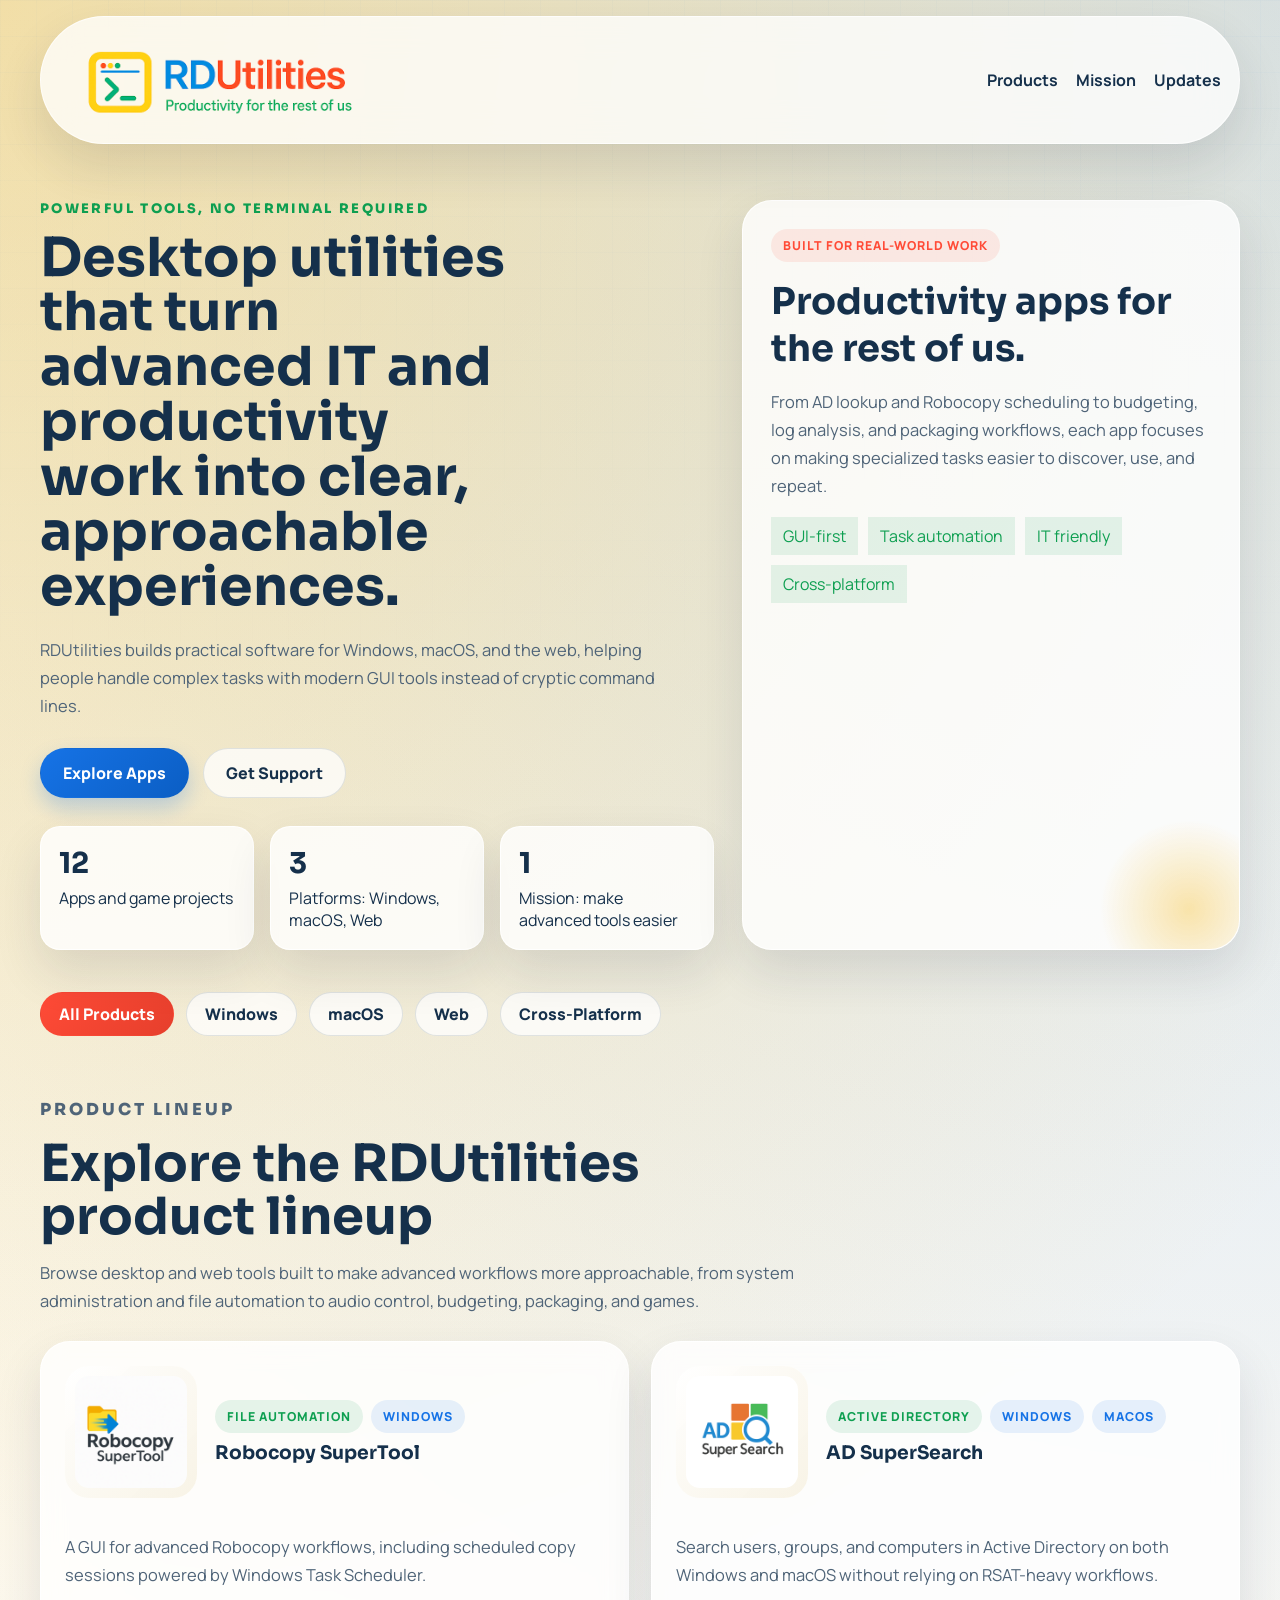
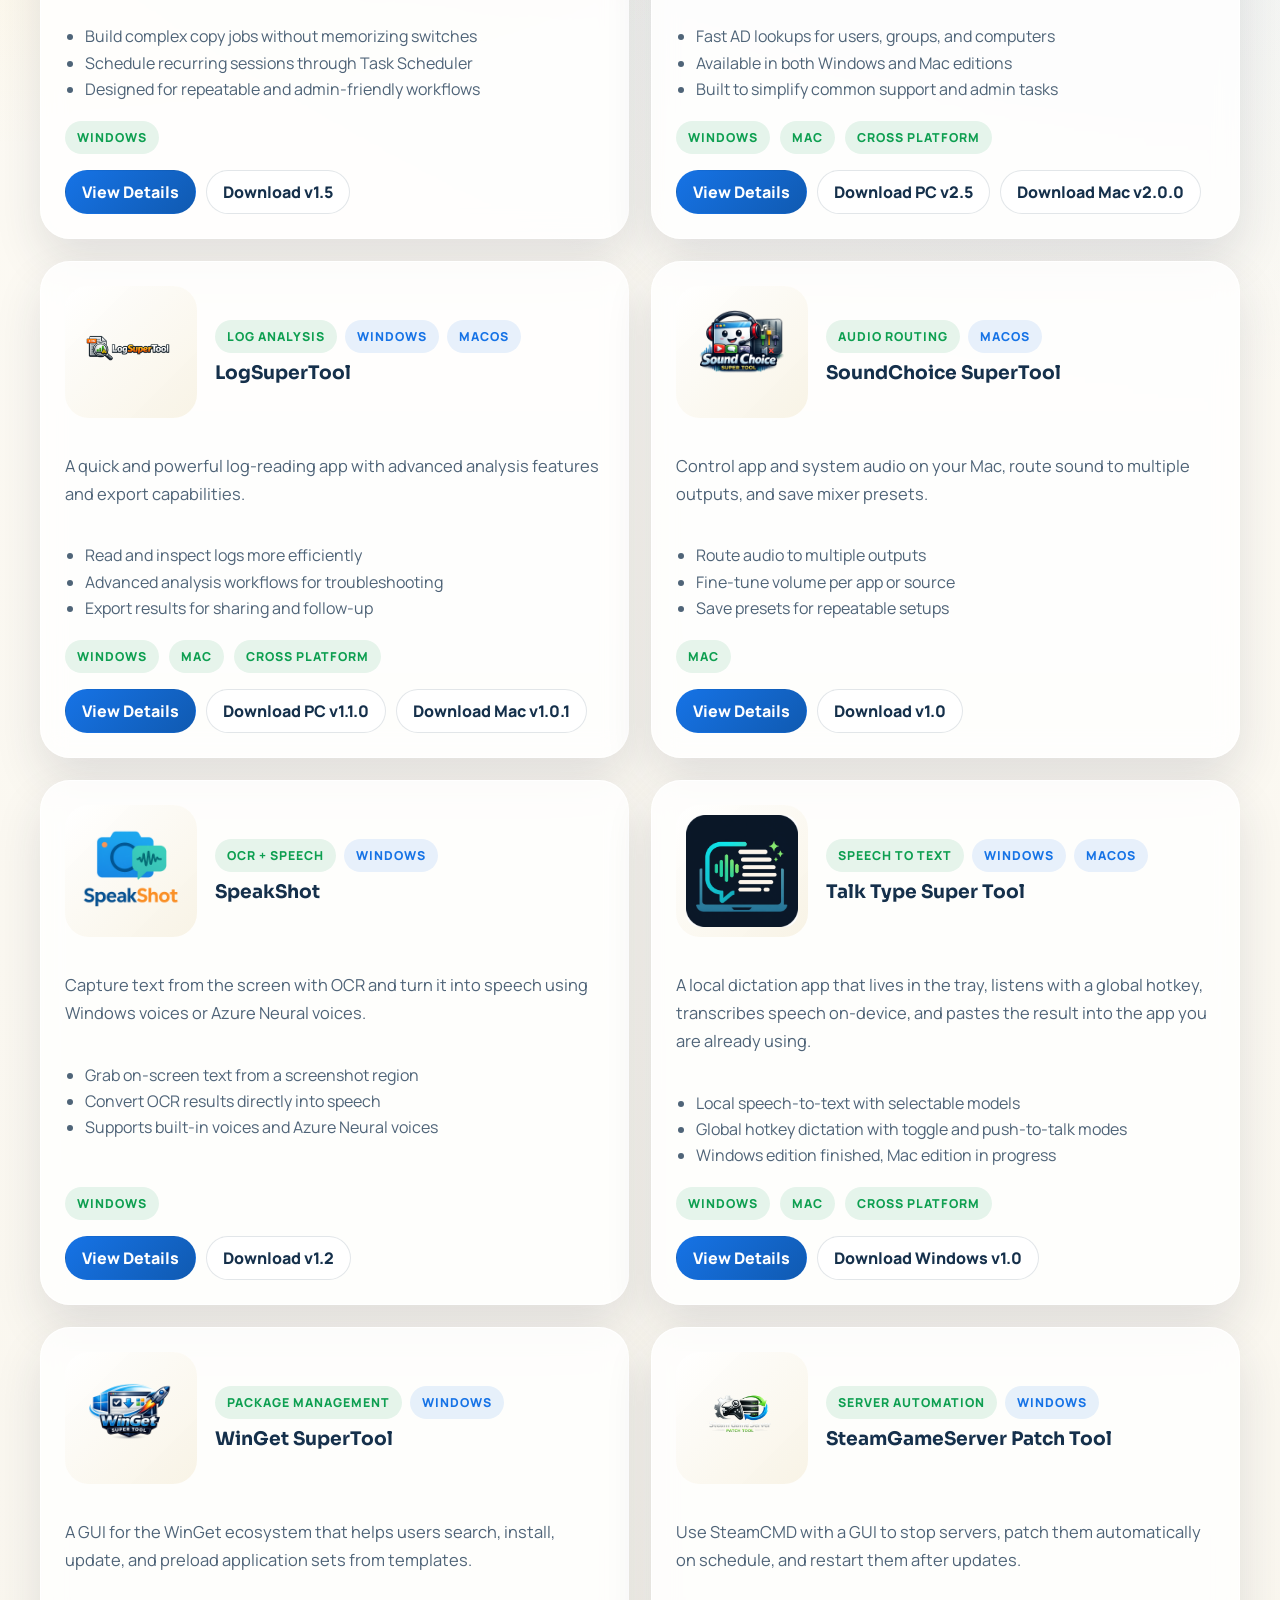
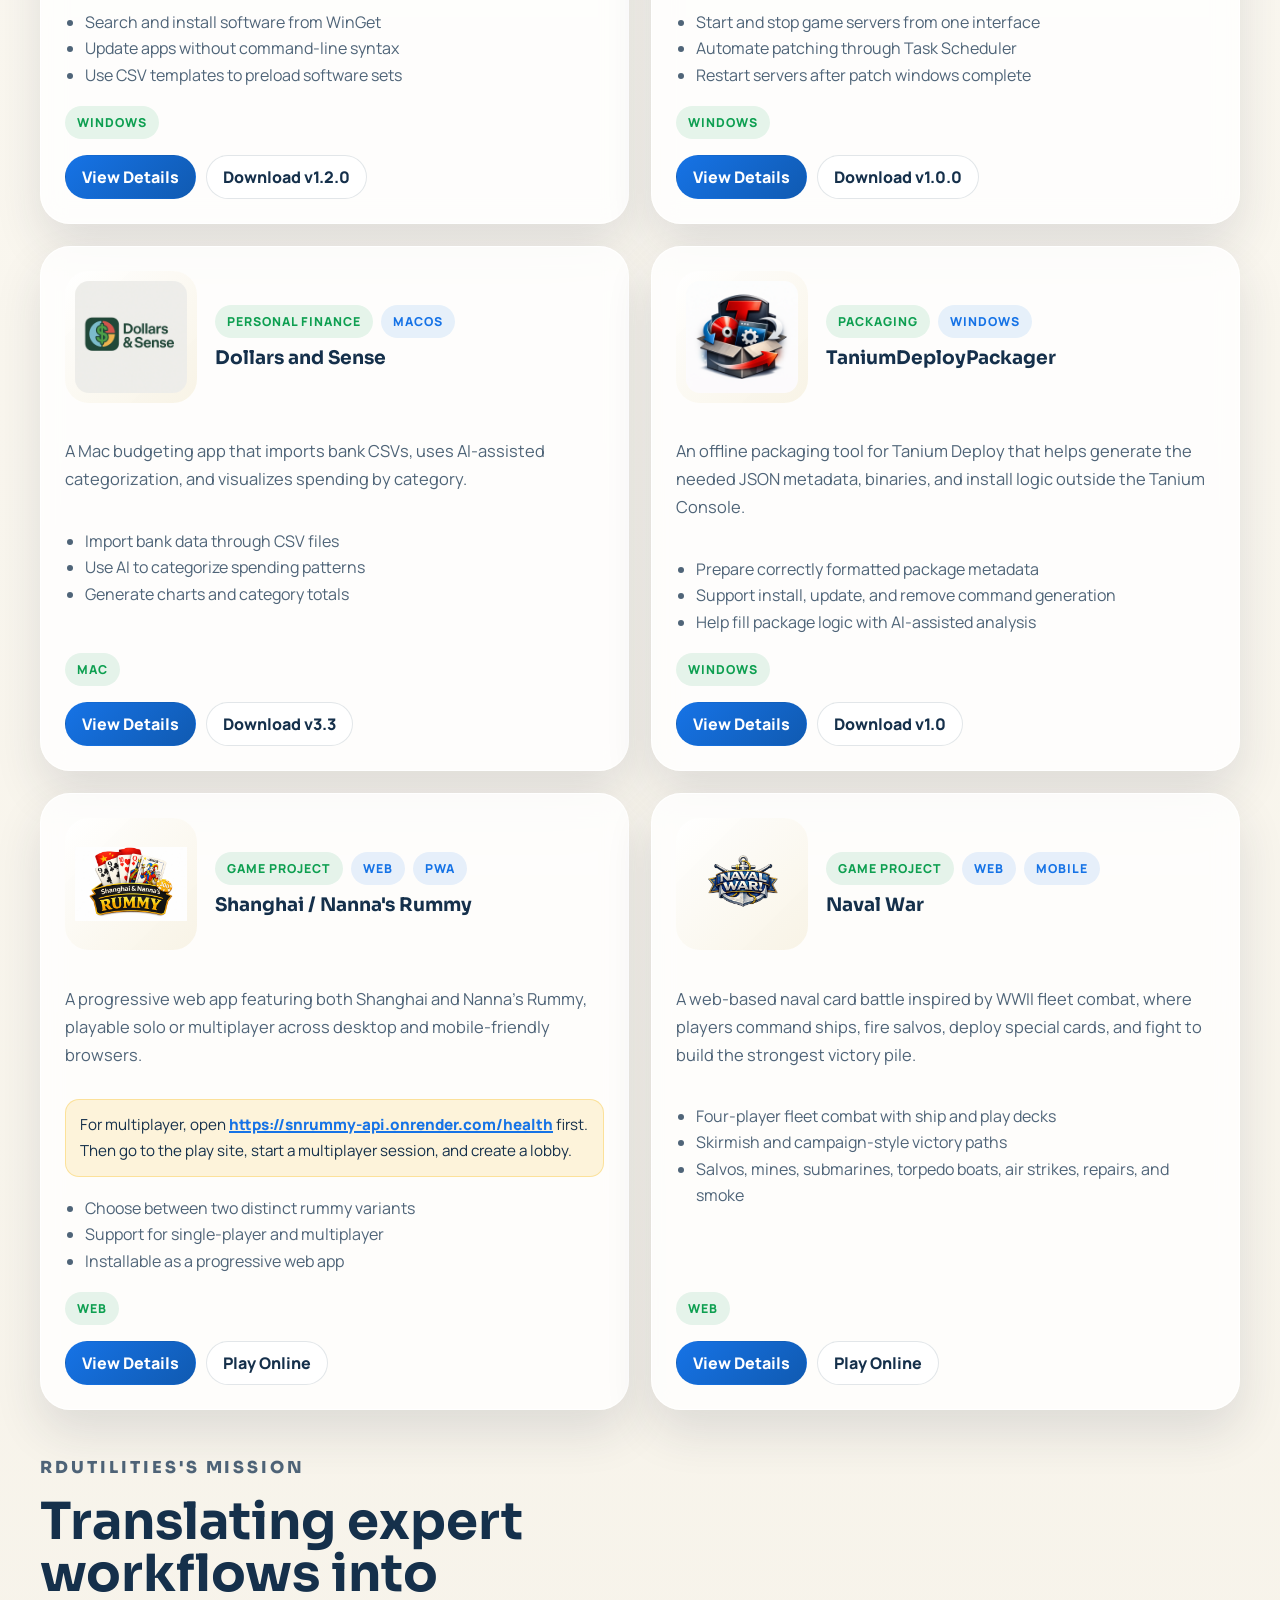
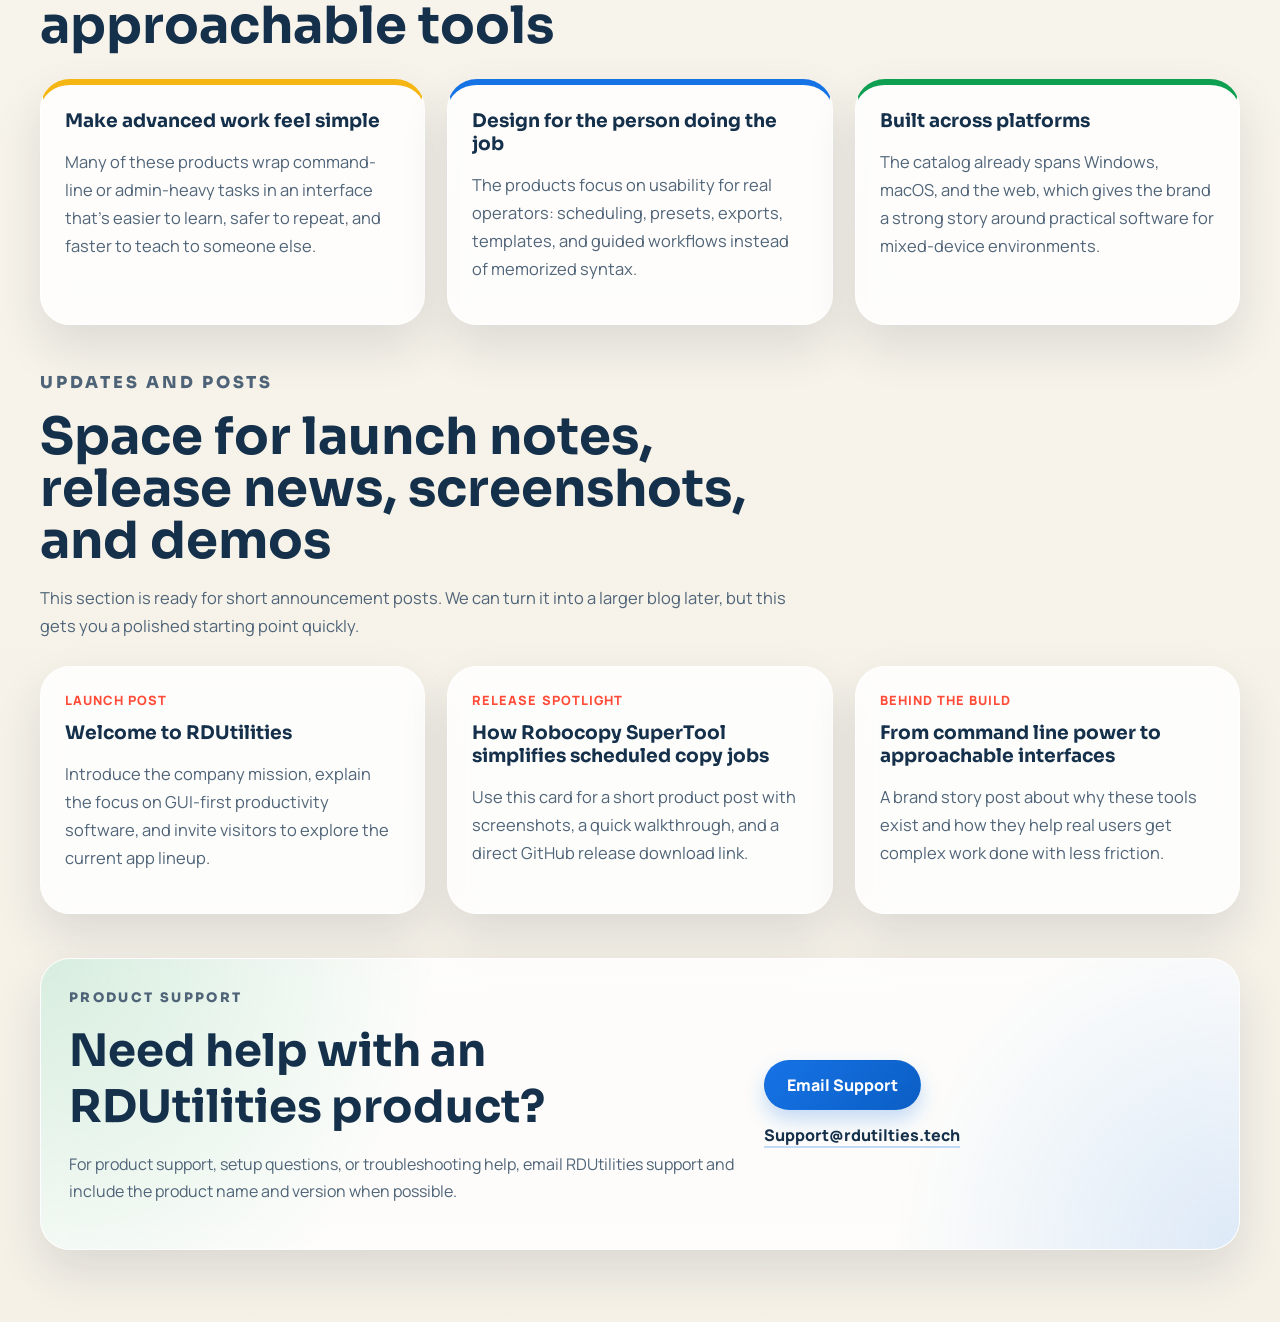
<file: index.html>
<!DOCTYPE html>
<html lang="en">
  <head>
    <meta charset="UTF-8" />
    <meta name="viewport" content="width=device-width, initial-scale=1.0" />
    <title>RDUtilities | Productivity Apps for the Rest of Us</title>
    <meta
      name="description"
      content="RDUtilities builds practical GUI apps that bring powerful command-line workflows to approachable desktop and web experiences."
    />
    <link rel="icon" href="./favicon.ico" sizes="any" />
    <link rel="icon" type="image/png" sizes="32x32" href="./favicon-32x32.png" />
    <link rel="icon" type="image/png" sizes="16x16" href="./favicon-16x16.png" />
    <link rel="apple-touch-icon" sizes="180x180" href="./apple-touch-icon.png" />
    <link rel="preconnect" href="https://fonts.googleapis.com" />
    <link rel="preconnect" href="https://fonts.gstatic.com" crossorigin />
    <link
      href="https://fonts.googleapis.com/css2?family=Sora:wght@400;500;600;700;800&amp;family=Manrope:wght@400;500;600;700&amp;display=swap"
      rel="stylesheet"
    />
    <link rel="stylesheet" href="./styles.css" />
  </head>
  <body>
    <div class="site-shell">
      <header class="topbar">
        <a class="brand" href="#top" aria-label="RDUtilities home">
          <img
            src="./Logos/RDUtilitiesLogo.png"
            alt="RDUtilities logo"
            class="brand__logo"
          />
        </a>
        <nav class="topbar__nav" aria-label="Primary">
          <a href="#products">Products</a>
          <a href="#story">Mission</a>
          <a href="#updates">Updates</a>
        </nav>
      </header>

      <main id="top">
        <section class="hero">
          <div class="hero__copy">
            <p class="eyebrow">Powerful tools, no terminal required</p>
            <h1>
              Desktop utilities that turn advanced IT and productivity work into
              clear, approachable experiences.
            </h1>
            <p class="hero__lede">
              RDUtilities builds practical software for Windows, macOS, and the
              web, helping people handle complex tasks with modern GUI tools
              instead of cryptic command lines.
            </p>
            <div class="hero__actions">
              <a class="button button--primary" href="#products">Explore Apps</a>
              <a class="button button--secondary" href="#support">Get Support</a>
            </div>
            <ul class="hero__stats" aria-label="Company highlights">
              <li>
                <strong>12</strong>
                <span>Apps and game projects</span>
              </li>
              <li>
                <strong>3</strong>
                <span>Platforms: Windows, macOS, Web</span>
              </li>
              <li>
                <strong>1</strong>
                <span>Mission: make advanced tools easier</span>
              </li>
            </ul>
          </div>

          <aside class="hero__panel" aria-label="RDUtilities value proposition">
            <div class="hero-card">
              <span class="hero-card__label">Built for real-world work</span>
              <h2>Productivity apps for the rest of us.</h2>
              <p>
                From AD lookup and Robocopy scheduling to budgeting, log
                analysis, and packaging workflows, each app focuses on making
                specialized tasks easier to discover, use, and repeat.
              </p>
              <div class="hero-card__chips">
                <span>GUI-first</span>
                <span>Task automation</span>
                <span>IT friendly</span>
                <span>Cross-platform</span>
              </div>
            </div>
          </aside>
        </section>

        <section class="platform-strip" aria-label="Platform categories">
          <button class="platform-filter is-active" data-filter="all" type="button">
            All Products
          </button>
          <button class="platform-filter" data-filter="windows" type="button">
            Windows
          </button>
          <button class="platform-filter" data-filter="mac" type="button">
            macOS
          </button>
          <button class="platform-filter" data-filter="web" type="button">
            Web
          </button>
          <button class="platform-filter" data-filter="cross-platform" type="button">
            Cross-Platform
          </button>
        </section>

        <section class="section" id="products">
          <div class="section-heading">
            <p class="eyebrow">Product lineup</p>
            <h2>Explore the RDUtilities product lineup</h2>
            <p>
              Browse desktop and web tools built to make advanced workflows more
              approachable, from system administration and file automation to
              audio control, budgeting, packaging, and games.
            </p>
          </div>
          <div class="products-grid" id="products-grid"></div>
        </section>

        <section class="section section--story" id="story">
          <div class="section-heading">
            <p class="eyebrow">RDUtilities's Mission</p>
            <h2>Translating expert workflows into approachable tools</h2>
          </div>
          <div class="story-grid">
            <article class="story-card">
              <h3>Make advanced work feel simple</h3>
              <p>
                Many of these products wrap command-line or admin-heavy tasks in
                an interface that’s easier to learn, safer to repeat, and faster
                to teach to someone else.
              </p>
            </article>
            <article class="story-card">
              <h3>Design for the person doing the job</h3>
              <p>
                The products focus on usability for real operators: scheduling,
                presets, exports, templates, and guided workflows instead of
                memorized syntax.
              </p>
            </article>
            <article class="story-card">
              <h3>Built across platforms</h3>
              <p>
                The catalog already spans Windows, macOS, and the web, which
                gives the brand a strong story around practical software for
                mixed-device environments.
              </p>
            </article>
          </div>
        </section>

        <section class="section" id="updates">
          <div class="section-heading">
            <p class="eyebrow">Updates and posts</p>
            <h2>Space for launch notes, release news, screenshots, and demos</h2>
            <p>
              This section is ready for short announcement posts. We can turn it
              into a larger blog later, but this gets you a polished starting
              point quickly.
            </p>
          </div>
          <div class="updates-grid" id="updates-grid"></div>
        </section>

        <section class="section" id="support">
          <div class="support-panel">
            <div>
              <p class="eyebrow">Product Support</p>
              <h2>Need help with an RDUtilities product?</h2>
              <p>
                For product support, setup questions, or troubleshooting help,
                email RDUtilities support and include the product name and version
                when possible.
              </p>
            </div>
            <div class="support-panel__actions">
              <a class="button button--primary" href="mailto:Support@rdutilties.tech">
                Email Support
              </a>
              <a class="support-panel__email" href="mailto:Support@rdutilties.tech">
                Support@rdutilties.tech
              </a>
            </div>
          </div>
        </section>

      </main>
    </div>

    <template id="product-card-template">
      <article class="product-card">
        <span class="product-card__status"></span>
        <div class="product-card__header">
          <img class="product-card__logo" alt="" />
          <div>
            <div class="product-card__meta"></div>
            <h3 class="product-card__title"></h3>
          </div>
        </div>
        <p class="product-card__summary"></p>
        <p class="product-card__note"></p>
        <ul class="product-card__features"></ul>
        <div class="product-card__footer">
          <div class="product-card__tags"></div>
          <div class="product-card__actions"></div>
        </div>
      </article>
    </template>

    <template id="update-card-template">
      <article class="update-card">
        <p class="update-card__type"></p>
        <h3 class="update-card__title"></h3>
        <p class="update-card__body"></p>
      </article>
    </template>

    <script src="./app-data.js"></script>
    <script src="./script.js"></script>
  </body>
</html>
</file>
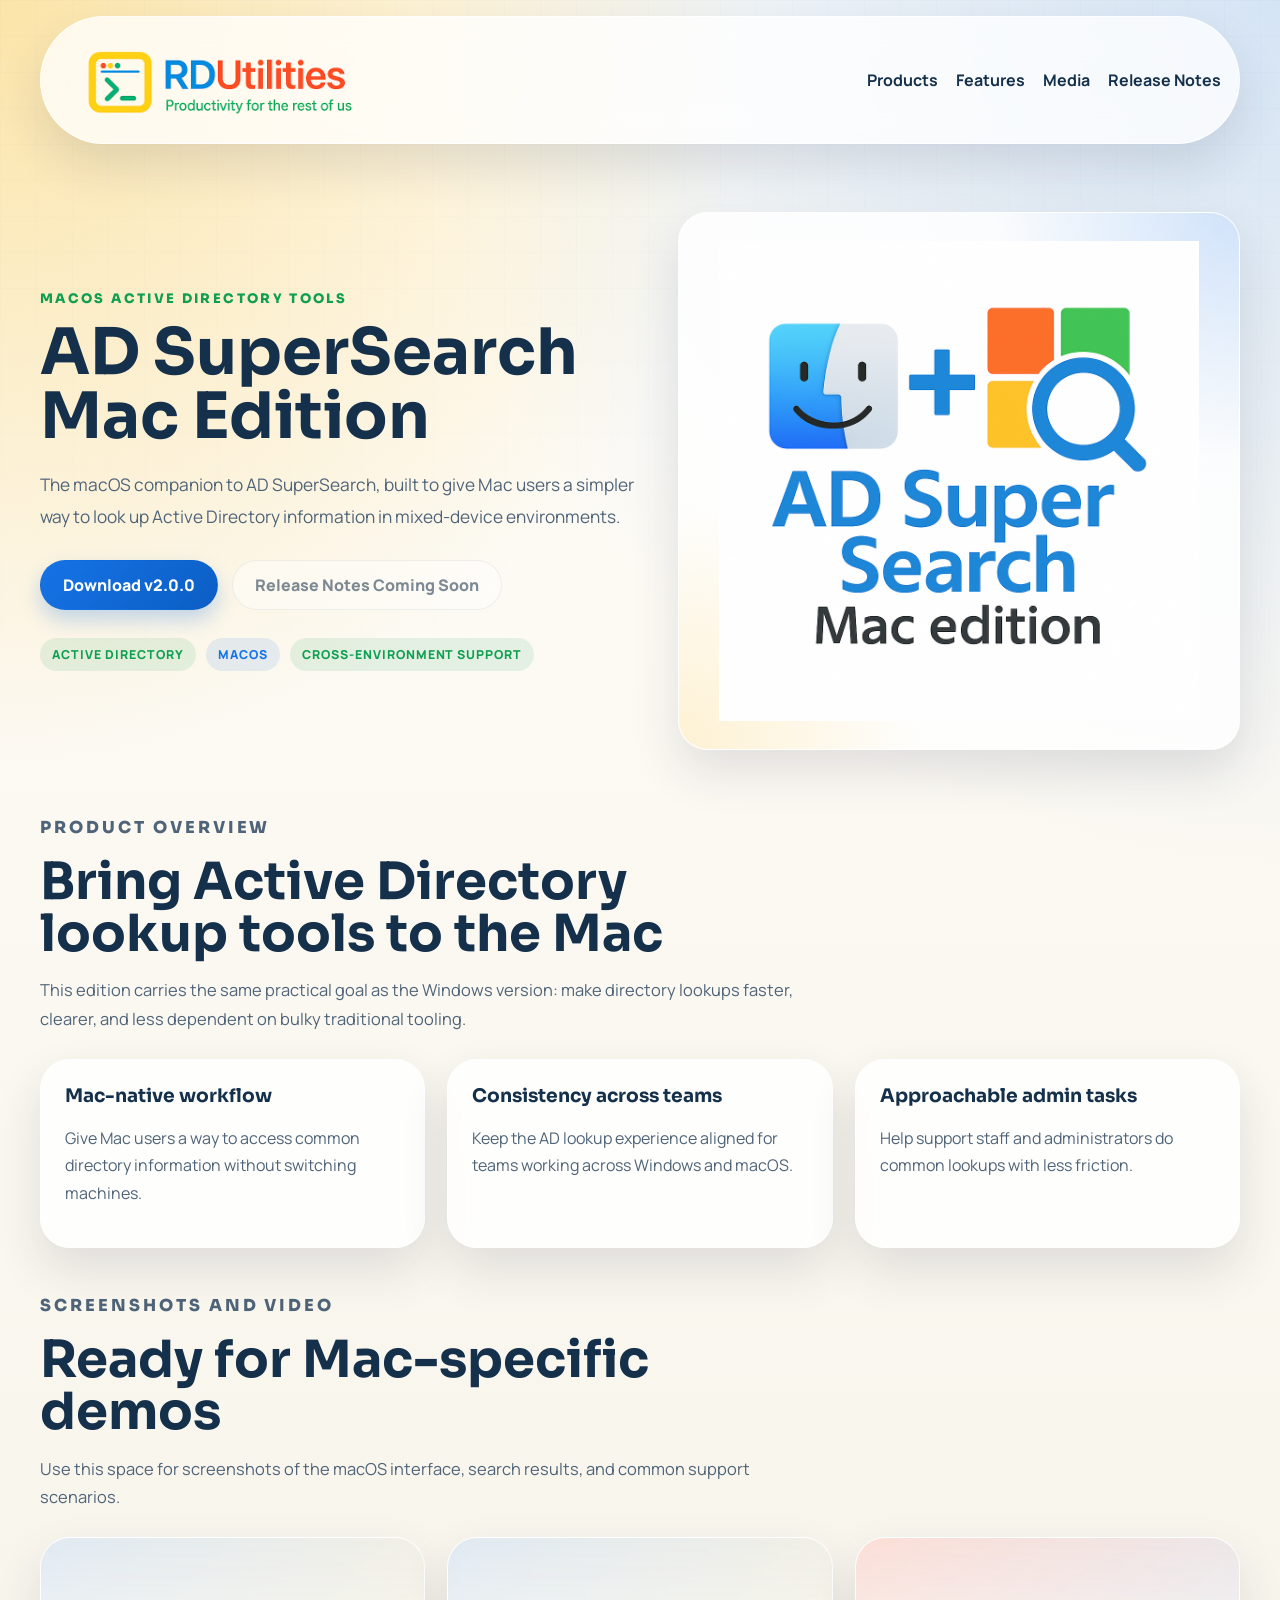
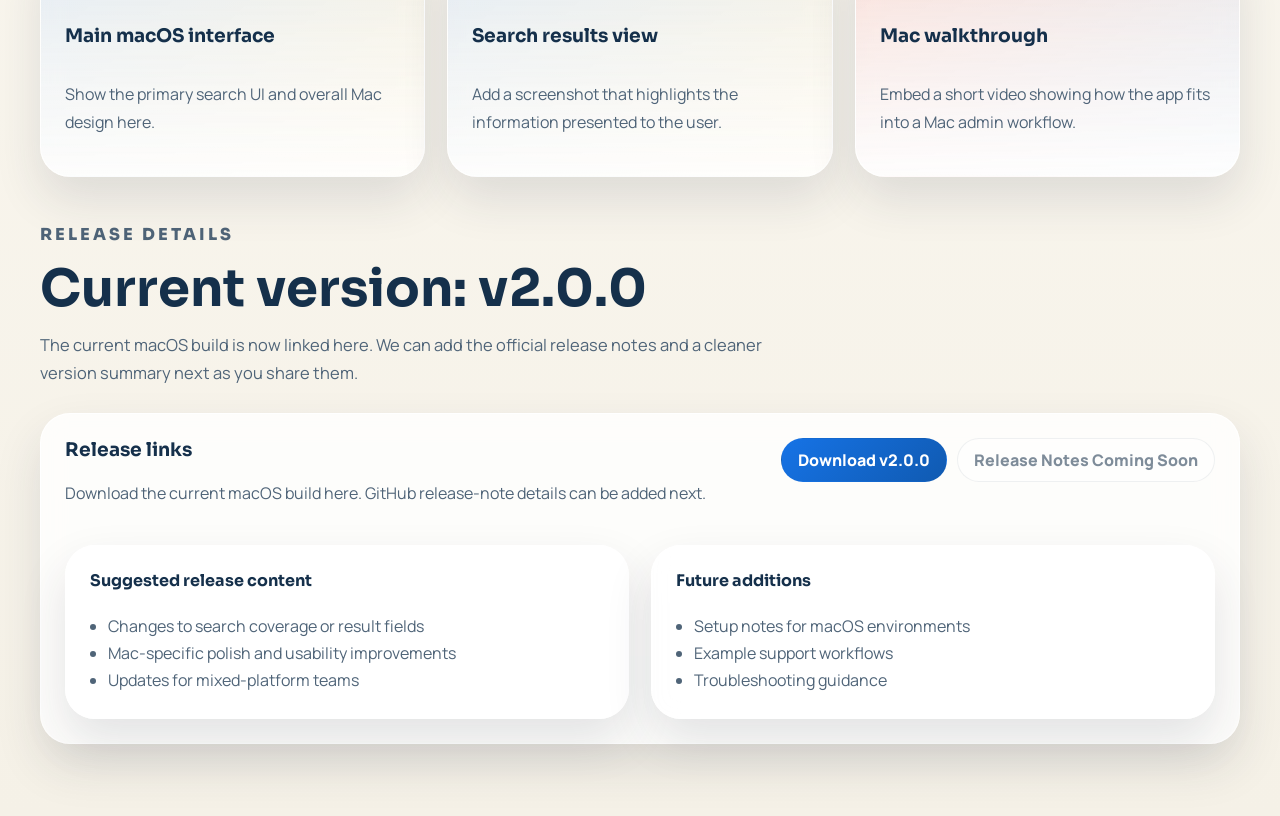
<file: ad-supersearch-mac-edition.html>
<!DOCTYPE html>
<html lang="en">
  <head>
    <meta charset="UTF-8" />
    <meta name="viewport" content="width=device-width, initial-scale=1.0" />
    <title>AD SuperSearch Mac Edition | RDUtilities</title>
    <meta
      name="description"
      content="AD SuperSearch Mac Edition brings streamlined Active Directory lookups to macOS."
    />
    <link rel="icon" href="./favicon.ico" sizes="any" />
    <link rel="icon" type="image/png" sizes="32x32" href="./favicon-32x32.png" />
    <link rel="icon" type="image/png" sizes="16x16" href="./favicon-16x16.png" />
    <link rel="apple-touch-icon" sizes="180x180" href="./apple-touch-icon.png" />
    <link rel="preconnect" href="https://fonts.googleapis.com" />
    <link rel="preconnect" href="https://fonts.gstatic.com" crossorigin />
    <link
      href="https://fonts.googleapis.com/css2?family=Sora:wght@400;500;600;700;800&amp;family=Manrope:wght@400;500;600;700&amp;display=swap"
      rel="stylesheet"
    />
    <link rel="stylesheet" href="./styles.css" />
  </head>
  <body>
    <div class="site-shell">
      <header class="topbar">
        <a class="brand" href="./index.html" aria-label="RDUtilities home">
          <img src="./Logos/RDUtilitiesLogo.png" alt="RDUtilities logo" class="brand__logo" />
        </a>
        <nav class="topbar__nav" aria-label="Primary">
          <a href="./index.html#products">Products</a>
          <a href="#features">Features</a>
          <a href="#media">Media</a>
          <a href="#release-notes">Release Notes</a>
        </nav>
      </header>
      <main class="product-page">
        <section class="product-hero">
          <div class="product-hero__copy">
            <p class="eyebrow">macOS Active Directory tools</p>
            <h1>AD SuperSearch Mac Edition</h1>
            <p class="product-hero__lede">
              The macOS companion to AD SuperSearch, built to give Mac users a simpler
              way to look up Active Directory information in mixed-device environments.
            </p>
            <div class="hero__actions">
              <a
                class="button button--primary"
                href="https://github.com/RDUtilities/Downloads/releases/download/ad-supersearch-mac-edition-v2.0.0/ADSuperSearch-Mac-Edition-Release.zip"
                target="_blank"
                rel="noreferrer"
                >Download v2.0.0</a
              >
              <a class="button button--secondary product-link--disabled" href="#" aria-disabled="true">Release Notes Coming Soon</a>
            </div>
            <div class="product-page__pills">
              <span class="product-chip">Active Directory</span>
              <span class="platform-pill">macOS</span>
              <span class="product-chip">Cross-Environment Support</span>
            </div>
          </div>
          <aside class="product-hero__art" aria-label="AD SuperSearch Mac Edition logo">
            <div class="product-showcase">
              <img src="./Logos/ADSuperSearchMacEditionLogo.png" alt="AD SuperSearch Mac Edition logo" class="product-showcase__logo" />
            </div>
          </aside>
        </section>
        <section class="section" id="features">
          <div class="section-heading">
            <p class="eyebrow">Product overview</p>
            <h2>Bring Active Directory lookup tools to the Mac</h2>
            <p>
              This edition carries the same practical goal as the Windows version:
              make directory lookups faster, clearer, and less dependent on bulky
              traditional tooling.
            </p>
          </div>
          <div class="detail-grid">
            <article class="detail-card"><h3>Mac-native workflow</h3><p>Give Mac users a way to access common directory information without switching machines.</p></article>
            <article class="detail-card"><h3>Consistency across teams</h3><p>Keep the AD lookup experience aligned for teams working across Windows and macOS.</p></article>
            <article class="detail-card"><h3>Approachable admin tasks</h3><p>Help support staff and administrators do common lookups with less friction.</p></article>
          </div>
        </section>
        <section class="section" id="media">
          <div class="section-heading">
            <p class="eyebrow">Screenshots and video</p>
            <h2>Ready for Mac-specific demos</h2>
            <p>Use this space for screenshots of the macOS interface, search results, and common support scenarios.</p>
          </div>
          <div class="media-grid">
            <article class="media-card"><h3>Main macOS interface</h3><p>Show the primary search UI and overall Mac design here.</p></article>
            <article class="media-card"><h3>Search results view</h3><p>Add a screenshot that highlights the information presented to the user.</p></article>
            <article class="media-card media-card--video"><h3>Mac walkthrough</h3><p>Embed a short video showing how the app fits into a Mac admin workflow.</p></article>
          </div>
        </section>
        <section class="section" id="release-notes">
          <div class="section-heading">
            <p class="eyebrow">Release details</p>
            <h2>Current version: v2.0.0</h2>
            <p>
              The current macOS build is now linked here. We can add the official release
              notes and a cleaner version summary next as you share them.
            </p>
          </div>
          <div class="release-panel">
            <div class="release-panel__header">
              <div><h3>Release links</h3><p>Download the current macOS build here. GitHub release-note details can be added next.</p></div>
              <div class="product-card__actions">
                <a
                  class="product-link product-link--primary"
                  href="https://github.com/RDUtilities/Downloads/releases/download/ad-supersearch-mac-edition-v2.0.0/ADSuperSearch-Mac-Edition-Release.zip"
                  target="_blank"
                  rel="noreferrer"
                  >Download v2.0.0</a
                >
                <a class="product-link product-link--disabled" href="#" aria-disabled="true">Release Notes Coming Soon</a>
              </div>
            </div>
            <div class="release-summary">
              <article class="release-summary__card"><h4>Suggested release content</h4><ul><li>Changes to search coverage or result fields</li><li>Mac-specific polish and usability improvements</li><li>Updates for mixed-platform teams</li></ul></article>
              <article class="release-summary__card"><h4>Future additions</h4><ul><li>Setup notes for macOS environments</li><li>Example support workflows</li><li>Troubleshooting guidance</li></ul></article>
            </div>
          </div>
        </section>
      </main>
    </div>
  </body>
</html>
</file>
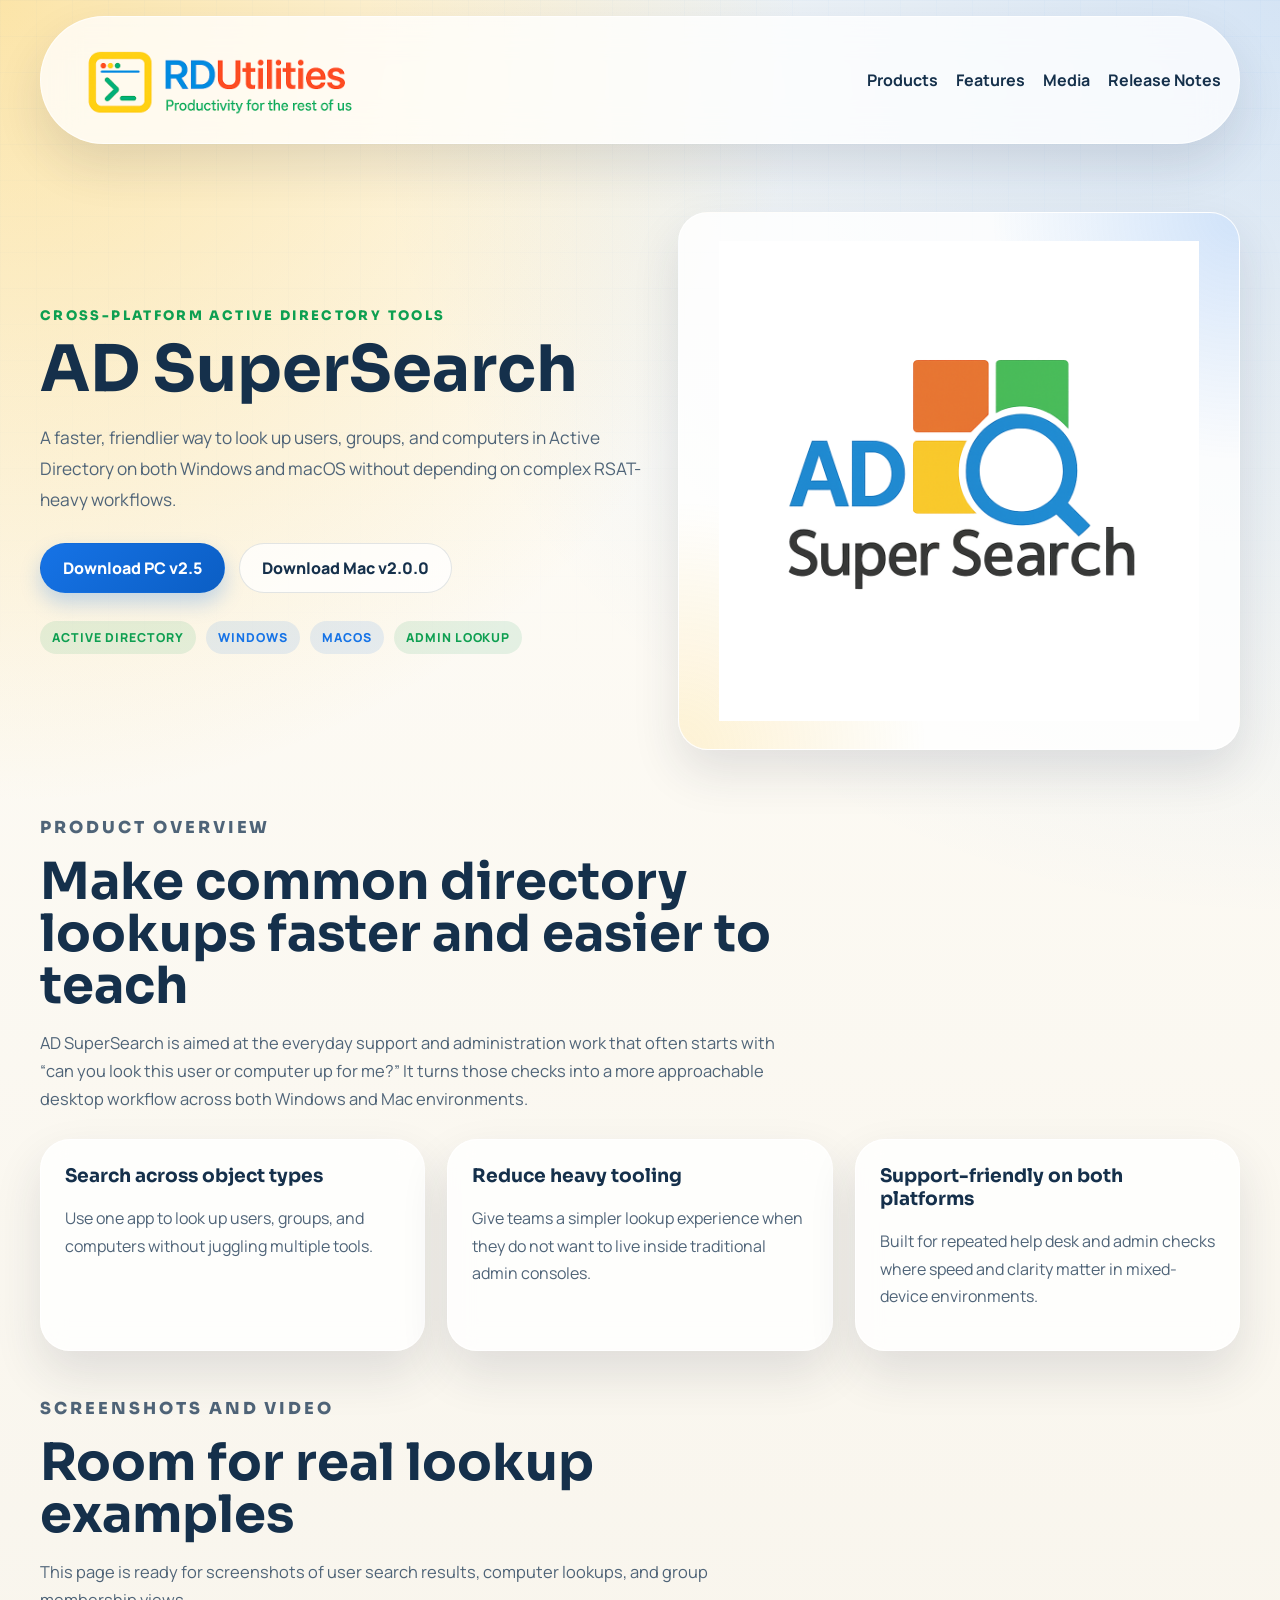
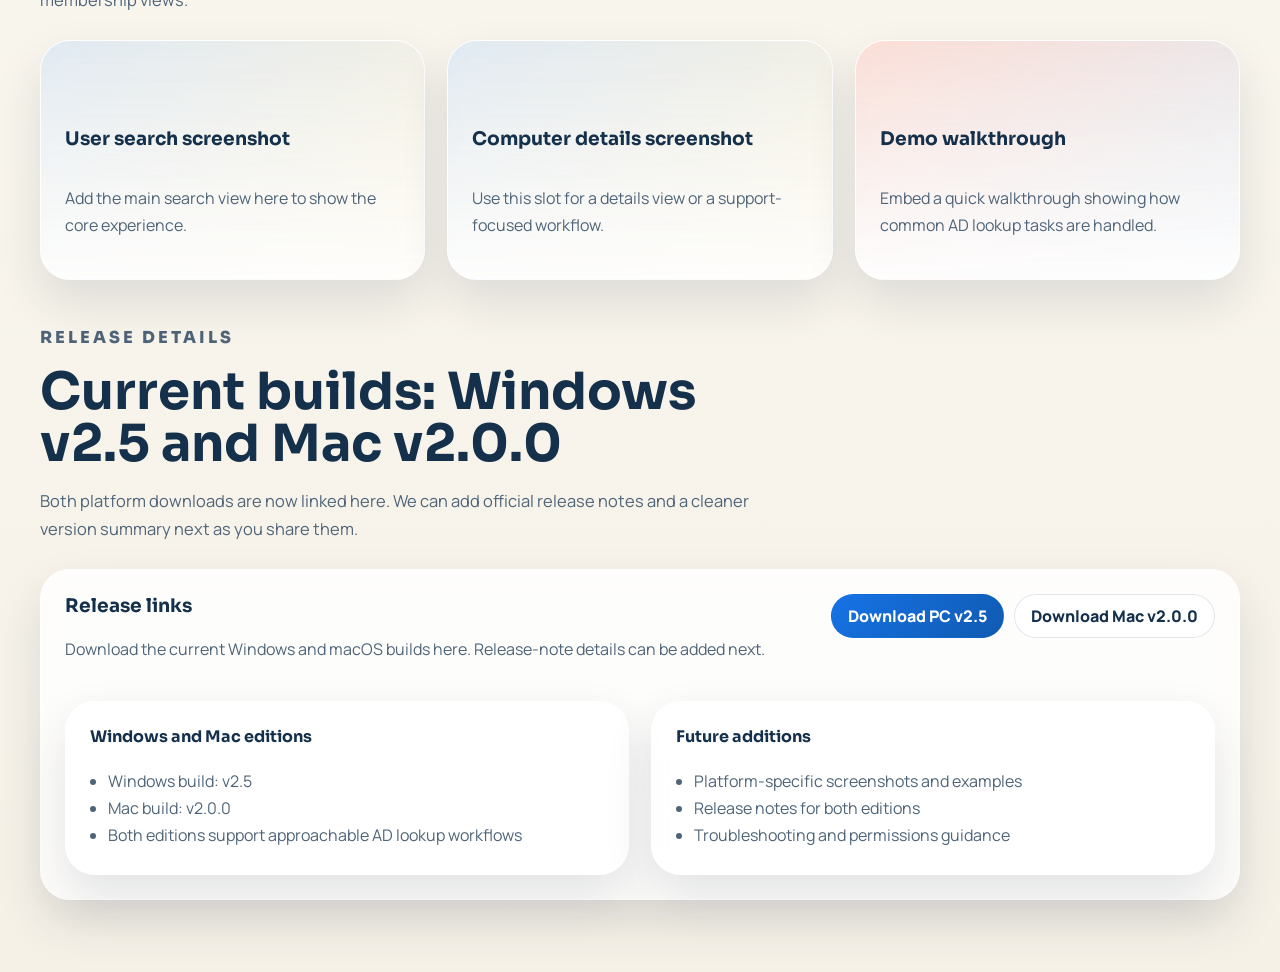
<file: ad-supersearch.html>
<!DOCTYPE html>
<html lang="en">
  <head>
    <meta charset="UTF-8" />
    <meta name="viewport" content="width=device-width, initial-scale=1.0" />
    <title>AD SuperSearch | RDUtilities</title>
    <meta
      name="description"
      content="AD SuperSearch is a cross-platform Active Directory lookup tool for Windows and macOS."
    />
    <link rel="icon" href="./favicon.ico" sizes="any" />
    <link rel="icon" type="image/png" sizes="32x32" href="./favicon-32x32.png" />
    <link rel="icon" type="image/png" sizes="16x16" href="./favicon-16x16.png" />
    <link rel="apple-touch-icon" sizes="180x180" href="./apple-touch-icon.png" />
    <link rel="preconnect" href="https://fonts.googleapis.com" />
    <link rel="preconnect" href="https://fonts.gstatic.com" crossorigin />
    <link
      href="https://fonts.googleapis.com/css2?family=Sora:wght@400;500;600;700;800&amp;family=Manrope:wght@400;500;600;700&amp;display=swap"
      rel="stylesheet"
    />
    <link rel="stylesheet" href="./styles.css" />
  </head>
  <body>
    <div class="site-shell">
      <header class="topbar">
        <a class="brand" href="./index.html" aria-label="RDUtilities home">
          <img src="./Logos/RDUtilitiesLogo.png" alt="RDUtilities logo" class="brand__logo" />
        </a>
        <nav class="topbar__nav" aria-label="Primary">
          <a href="./index.html#products">Products</a>
          <a href="#features">Features</a>
          <a href="#media">Media</a>
          <a href="#release-notes">Release Notes</a>
        </nav>
      </header>
      <main class="product-page">
        <section class="product-hero">
          <div class="product-hero__copy">
            <p class="eyebrow">Cross-platform Active Directory tools</p>
            <h1>AD SuperSearch</h1>
            <p class="product-hero__lede">
              A faster, friendlier way to look up users, groups, and computers in
              Active Directory on both Windows and macOS without depending on
              complex RSAT-heavy workflows.
            </p>
            <div class="hero__actions">
              <a
                class="button button--primary"
                href="https://github.com/RDUtilities/Downloads/releases/download/ad-super-search-v2.5-security/AD.Super.Search.v2.5.zip"
                target="_blank"
                rel="noreferrer"
                >Download PC v2.5</a
              >
              <a
                class="button button--secondary"
                href="https://github.com/RDUtilities/Downloads/releases/download/ad-supersearch-mac-edition-v2.0.0/ADSuperSearch-Mac-Edition-Release.zip"
                target="_blank"
                rel="noreferrer"
                >Download Mac v2.0.0</a
              >
            </div>
            <div class="product-page__pills">
              <span class="product-chip">Active Directory</span>
              <span class="platform-pill">Windows</span>
              <span class="platform-pill">macOS</span>
              <span class="product-chip">Admin Lookup</span>
            </div>
          </div>
          <aside class="product-hero__art" aria-label="AD SuperSearch logo">
            <div class="product-showcase">
              <img src="./Logos/ADSuperSearchLogo-WhiteBk.png" alt="AD SuperSearch logo" class="product-showcase__logo" />
            </div>
          </aside>
        </section>
        <section class="section" id="features">
          <div class="section-heading">
            <p class="eyebrow">Product overview</p>
            <h2>Make common directory lookups faster and easier to teach</h2>
            <p>
              AD SuperSearch is aimed at the everyday support and administration work
              that often starts with “can you look this user or computer up for me?”
              It turns those checks into a more approachable desktop workflow across
              both Windows and Mac environments.
            </p>
          </div>
          <div class="detail-grid">
            <article class="detail-card">
              <h3>Search across object types</h3>
              <p>Use one app to look up users, groups, and computers without juggling multiple tools.</p>
            </article>
            <article class="detail-card">
              <h3>Reduce heavy tooling</h3>
              <p>Give teams a simpler lookup experience when they do not want to live inside traditional admin consoles.</p>
            </article>
            <article class="detail-card">
              <h3>Support-friendly on both platforms</h3>
              <p>Built for repeated help desk and admin checks where speed and clarity matter in mixed-device environments.</p>
            </article>
          </div>
        </section>
        <section class="section" id="media">
          <div class="section-heading">
            <p class="eyebrow">Screenshots and video</p>
            <h2>Room for real lookup examples</h2>
            <p>This page is ready for screenshots of user search results, computer lookups, and group membership views.</p>
          </div>
          <div class="media-grid">
            <article class="media-card"><h3>User search screenshot</h3><p>Add the main search view here to show the core experience.</p></article>
            <article class="media-card"><h3>Computer details screenshot</h3><p>Use this slot for a details view or a support-focused workflow.</p></article>
            <article class="media-card media-card--video"><h3>Demo walkthrough</h3><p>Embed a quick walkthrough showing how common AD lookup tasks are handled.</p></article>
          </div>
        </section>
        <section class="section" id="release-notes">
          <div class="section-heading">
            <p class="eyebrow">Release details</p>
            <h2>Current builds: Windows v2.5 and Mac v2.0.0</h2>
            <p>
              Both platform downloads are now linked here. We can add official release
              notes and a cleaner version summary next as you share them.
            </p>
          </div>
          <div class="release-panel">
            <div class="release-panel__header">
              <div><h3>Release links</h3><p>Download the current Windows and macOS builds here. Release-note details can be added next.</p></div>
              <div class="product-card__actions">
                <a
                  class="product-link product-link--primary"
                  href="https://github.com/RDUtilities/Downloads/releases/download/ad-super-search-v2.5-security/AD.Super.Search.v2.5.zip"
                  target="_blank"
                  rel="noreferrer"
                  >Download PC v2.5</a
                >
                <a
                  class="product-link"
                  href="https://github.com/RDUtilities/Downloads/releases/download/ad-supersearch-mac-edition-v2.0.0/ADSuperSearch-Mac-Edition-Release.zip"
                  target="_blank"
                  rel="noreferrer"
                  >Download Mac v2.0.0</a
                >
              </div>
            </div>
            <div class="release-summary">
              <article class="release-summary__card"><h4>Windows and Mac editions</h4><ul><li>Windows build: v2.5</li><li>Mac build: v2.0.0</li><li>Both editions support approachable AD lookup workflows</li></ul></article>
              <article class="release-summary__card"><h4>Future additions</h4><ul><li>Platform-specific screenshots and examples</li><li>Release notes for both editions</li><li>Troubleshooting and permissions guidance</li></ul></article>
            </div>
          </div>
        </section>
      </main>
    </div>
  </body>
</html>
</file>
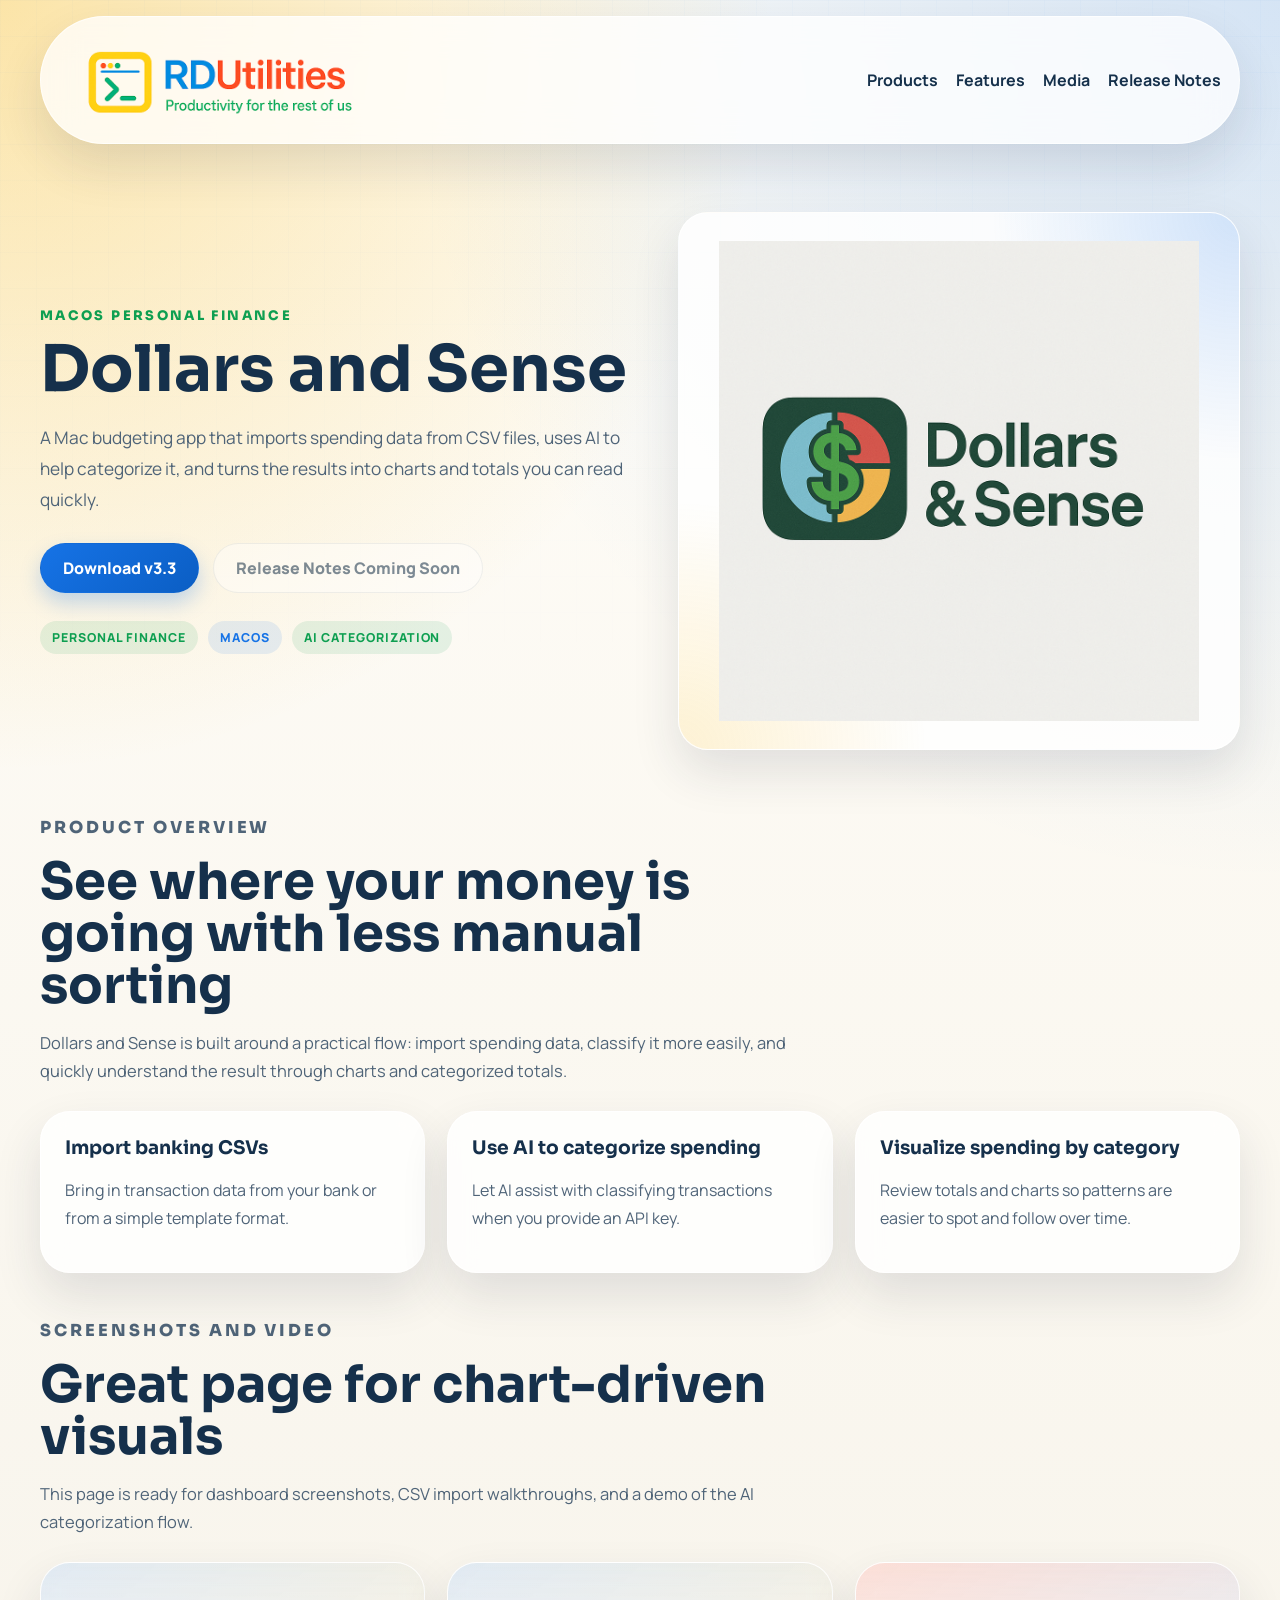
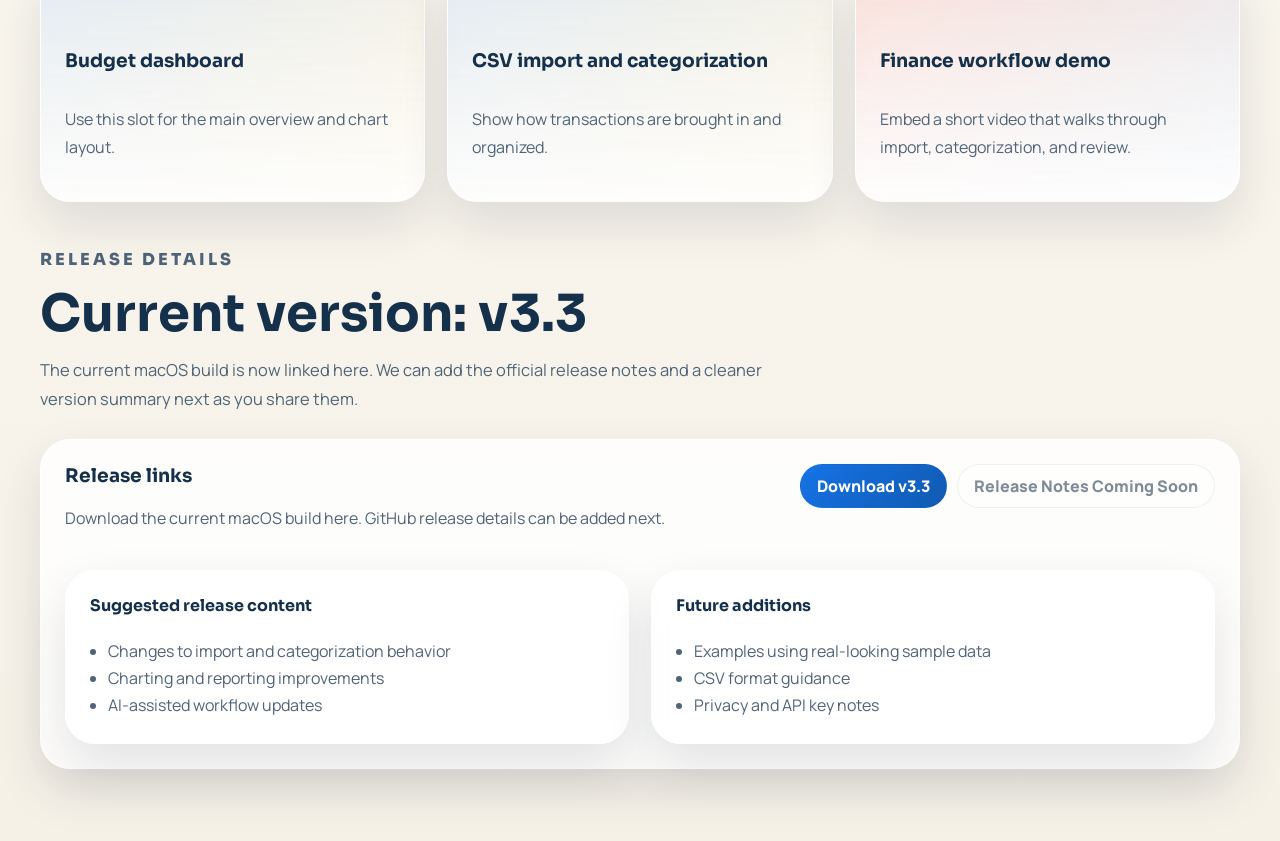
<file: dollars-and-sense.html>
<!DOCTYPE html>
<html lang="en">
  <head>
    <meta charset="UTF-8" />
    <meta name="viewport" content="width=device-width, initial-scale=1.0" />
    <title>Dollars and Sense | RDUtilities</title>
    <meta
      name="description"
      content="Dollars and Sense is a Mac budgeting app that imports CSVs, categorizes spending with AI assistance, and visualizes financial trends."
    />
    <link rel="icon" href="./favicon.ico" sizes="any" />
    <link rel="icon" type="image/png" sizes="32x32" href="./favicon-32x32.png" />
    <link rel="icon" type="image/png" sizes="16x16" href="./favicon-16x16.png" />
    <link rel="apple-touch-icon" sizes="180x180" href="./apple-touch-icon.png" />
    <link rel="preconnect" href="https://fonts.googleapis.com" />
    <link rel="preconnect" href="https://fonts.gstatic.com" crossorigin />
    <link
      href="https://fonts.googleapis.com/css2?family=Sora:wght@400;500;600;700;800&amp;family=Manrope:wght@400;500;600;700&amp;display=swap"
      rel="stylesheet"
    />
    <link rel="stylesheet" href="./styles.css" />
  </head>
  <body>
    <div class="site-shell">
      <header class="topbar">
        <a class="brand" href="./index.html" aria-label="RDUtilities home">
          <img src="./Logos/RDUtilitiesLogo.png" alt="RDUtilities logo" class="brand__logo" />
        </a>
        <nav class="topbar__nav" aria-label="Primary">
          <a href="./index.html#products">Products</a>
          <a href="#features">Features</a>
          <a href="#media">Media</a>
          <a href="#release-notes">Release Notes</a>
        </nav>
      </header>
      <main class="product-page">
        <section class="product-hero">
          <div class="product-hero__copy">
            <p class="eyebrow">macOS personal finance</p>
            <h1>Dollars and Sense</h1>
            <p class="product-hero__lede">
              A Mac budgeting app that imports spending data from CSV files, uses AI to
              help categorize it, and turns the results into charts and totals you can read quickly.
            </p>
            <div class="hero__actions">
              <a
                class="button button--primary"
                href="https://github.com/RDUtilities/DollarsAndSense/releases/download/v3.3-ai-model-refresh/DollarsAndSense-v3.3-ai-model-refresh-macOS.zip"
                target="_blank"
                rel="noreferrer"
                >Download v3.3</a
              >
              <a class="button button--secondary product-link--disabled" href="#" aria-disabled="true">Release Notes Coming Soon</a>
            </div>
            <div class="product-page__pills">
              <span class="product-chip">Personal Finance</span>
              <span class="platform-pill">macOS</span>
              <span class="product-chip">AI Categorization</span>
            </div>
          </div>
          <aside class="product-hero__art" aria-label="Dollars and Sense logo">
            <div class="product-showcase">
              <img src="./Logos/DollarsSenseLogo.png" alt="Dollars and Sense logo" class="product-showcase__logo" />
            </div>
          </aside>
        </section>
        <section class="section" id="features">
          <div class="section-heading">
            <p class="eyebrow">Product overview</p>
            <h2>See where your money is going with less manual sorting</h2>
            <p>
              Dollars and Sense is built around a practical flow: import spending data,
              classify it more easily, and quickly understand the result through charts
              and categorized totals.
            </p>
          </div>
          <div class="detail-grid">
            <article class="detail-card"><h3>Import banking CSVs</h3><p>Bring in transaction data from your bank or from a simple template format.</p></article>
            <article class="detail-card"><h3>Use AI to categorize spending</h3><p>Let AI assist with classifying transactions when you provide an API key.</p></article>
            <article class="detail-card"><h3>Visualize spending by category</h3><p>Review totals and charts so patterns are easier to spot and follow over time.</p></article>
          </div>
        </section>
        <section class="section" id="media">
          <div class="section-heading">
            <p class="eyebrow">Screenshots and video</p>
            <h2>Great page for chart-driven visuals</h2>
            <p>This page is ready for dashboard screenshots, CSV import walkthroughs, and a demo of the AI categorization flow.</p>
          </div>
          <div class="media-grid">
            <article class="media-card"><h3>Budget dashboard</h3><p>Use this slot for the main overview and chart layout.</p></article>
            <article class="media-card"><h3>CSV import and categorization</h3><p>Show how transactions are brought in and organized.</p></article>
            <article class="media-card media-card--video"><h3>Finance workflow demo</h3><p>Embed a short video that walks through import, categorization, and review.</p></article>
          </div>
        </section>
        <section class="section" id="release-notes">
          <div class="section-heading">
            <p class="eyebrow">Release details</p>
            <h2>Current version: v3.3</h2>
            <p>
              The current macOS build is now linked here. We can add the official release notes
              and a cleaner version summary next as you share them.
            </p>
          </div>
          <div class="release-panel">
            <div class="release-panel__header">
              <div><h3>Release links</h3><p>Download the current macOS build here. GitHub release details can be added next.</p></div>
              <div class="product-card__actions">
                <a
                  class="product-link product-link--primary"
                  href="https://github.com/RDUtilities/DollarsAndSense/releases/download/v3.3-ai-model-refresh/DollarsAndSense-v3.3-ai-model-refresh-macOS.zip"
                  target="_blank"
                  rel="noreferrer"
                  >Download v3.3</a
                >
                <a class="product-link product-link--disabled" href="#" aria-disabled="true">Release Notes Coming Soon</a>
              </div>
            </div>
            <div class="release-summary">
              <article class="release-summary__card"><h4>Suggested release content</h4><ul><li>Changes to import and categorization behavior</li><li>Charting and reporting improvements</li><li>AI-assisted workflow updates</li></ul></article>
              <article class="release-summary__card"><h4>Future additions</h4><ul><li>Examples using real-looking sample data</li><li>CSV format guidance</li><li>Privacy and API key notes</li></ul></article>
            </div>
          </div>
        </section>
      </main>
    </div>
  </body>
</html>
</file>
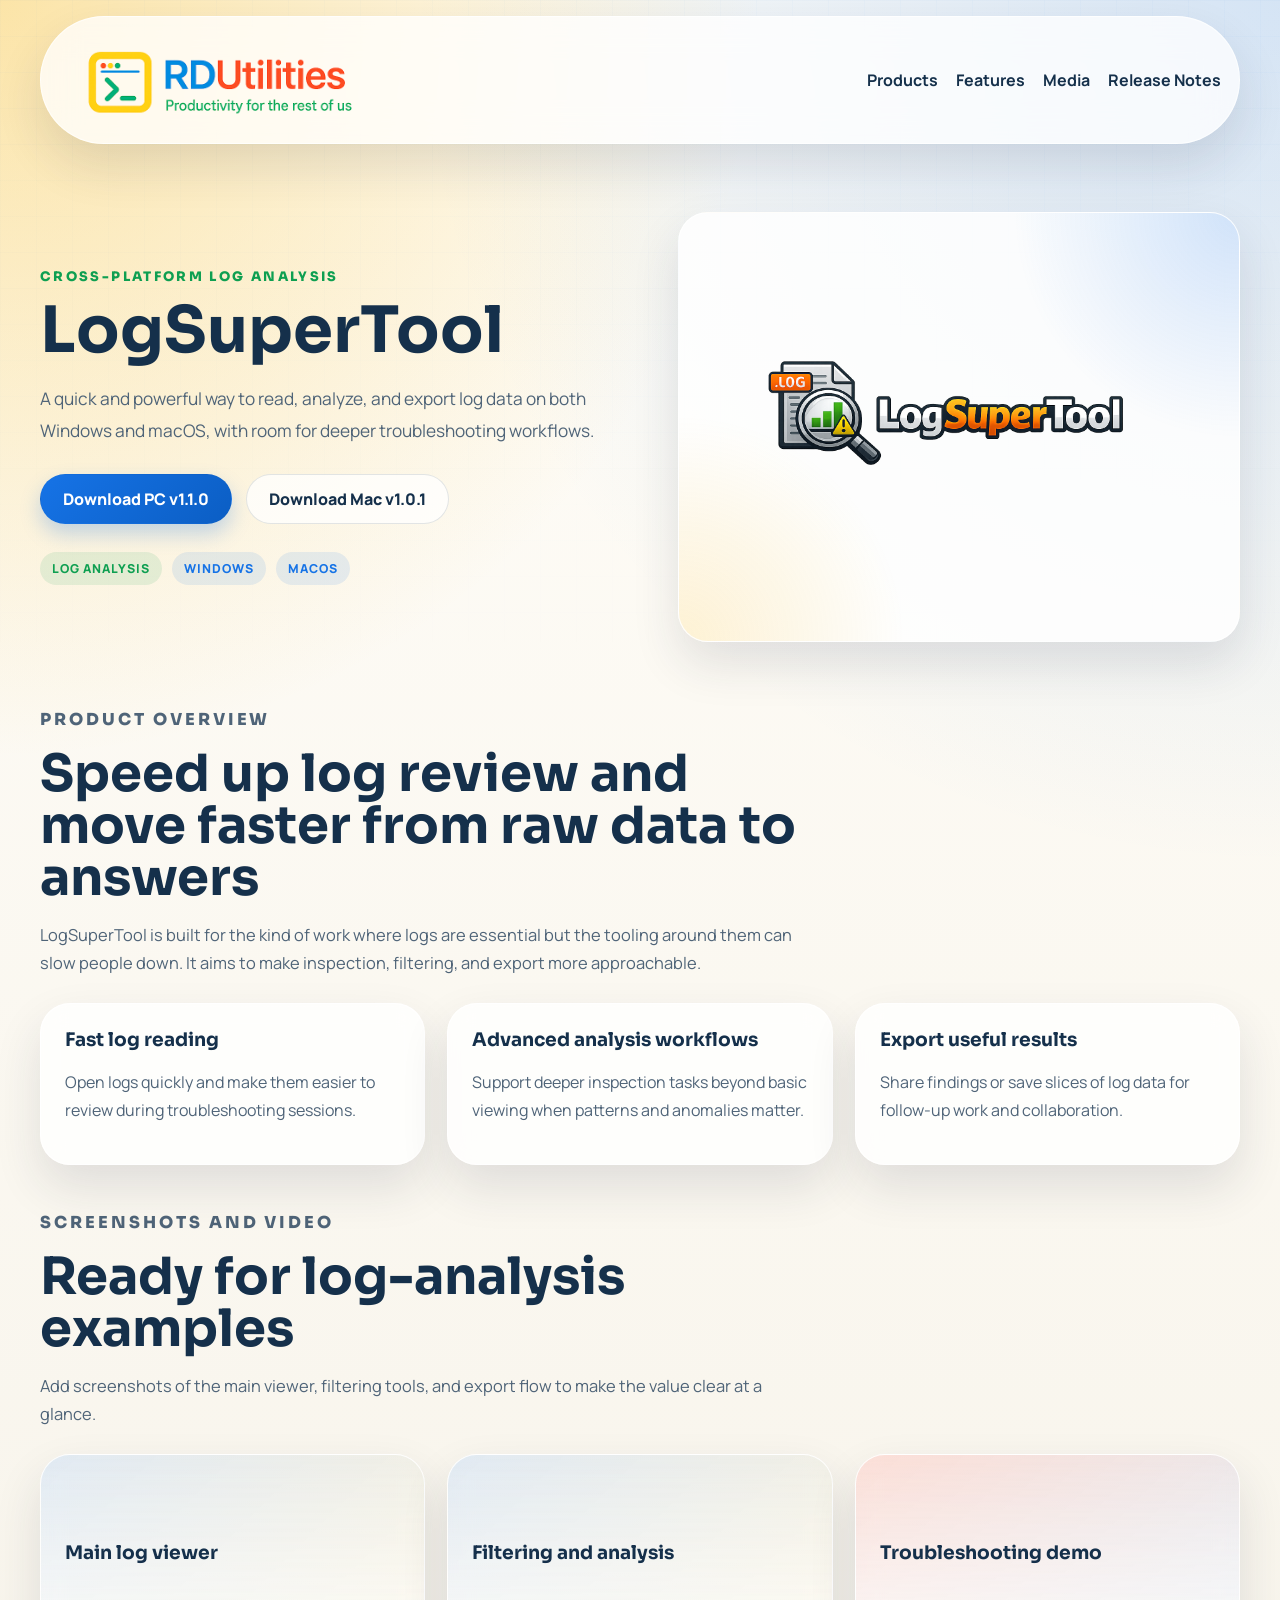
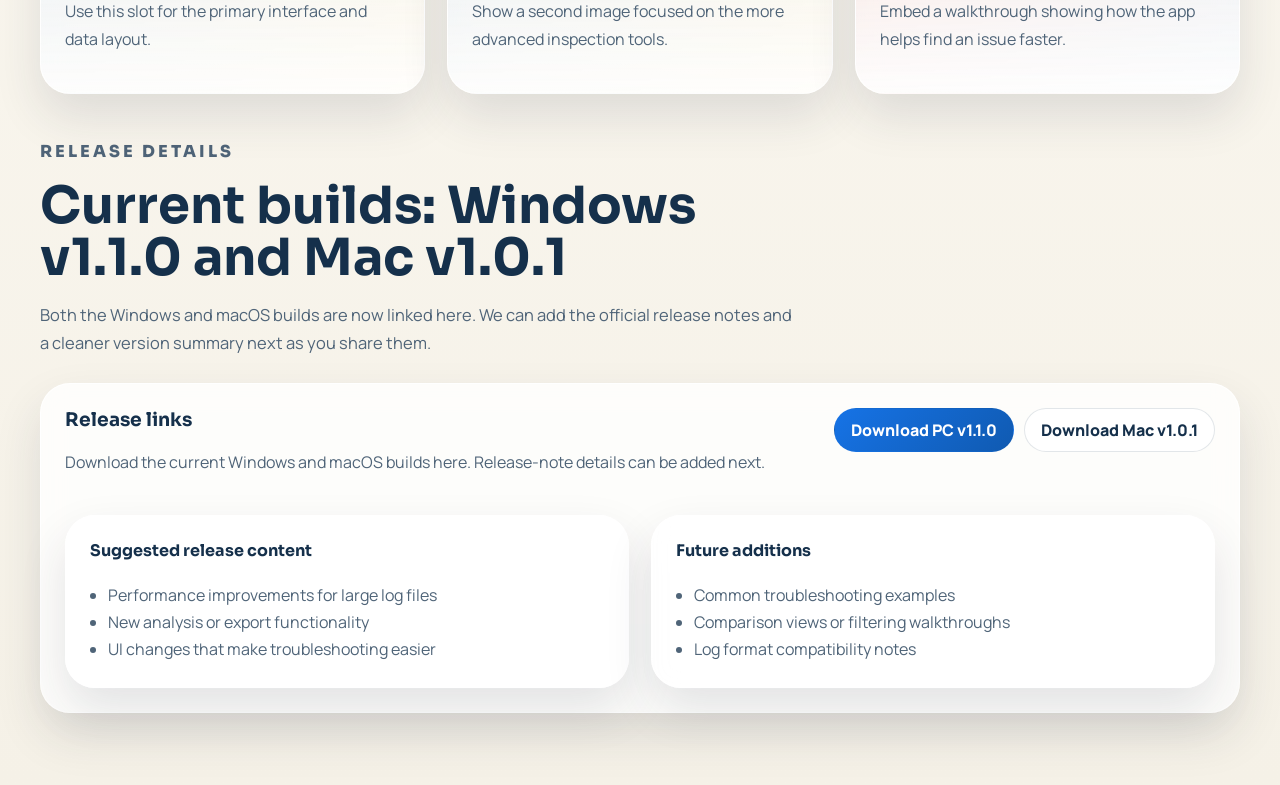
<file: logsupertool.html>
<!DOCTYPE html>
<html lang="en">
  <head>
    <meta charset="UTF-8" />
    <meta name="viewport" content="width=device-width, initial-scale=1.0" />
    <title>LogSuperTool | RDUtilities</title>
    <meta
      name="description"
      content="LogSuperTool is a cross-platform log reader and analysis tool with advanced functionality and export capabilities."
    />
    <link rel="icon" href="./favicon.ico" sizes="any" />
    <link rel="icon" type="image/png" sizes="32x32" href="./favicon-32x32.png" />
    <link rel="icon" type="image/png" sizes="16x16" href="./favicon-16x16.png" />
    <link rel="apple-touch-icon" sizes="180x180" href="./apple-touch-icon.png" />
    <link rel="preconnect" href="https://fonts.googleapis.com" />
    <link rel="preconnect" href="https://fonts.gstatic.com" crossorigin />
    <link
      href="https://fonts.googleapis.com/css2?family=Sora:wght@400;500;600;700;800&amp;family=Manrope:wght@400;500;600;700&amp;display=swap"
      rel="stylesheet"
    />
    <link rel="stylesheet" href="./styles.css" />
  </head>
  <body>
    <div class="site-shell">
      <header class="topbar">
        <a class="brand" href="./index.html" aria-label="RDUtilities home">
          <img src="./Logos/RDUtilitiesLogo.png" alt="RDUtilities logo" class="brand__logo" />
        </a>
        <nav class="topbar__nav" aria-label="Primary">
          <a href="./index.html#products">Products</a>
          <a href="#features">Features</a>
          <a href="#media">Media</a>
          <a href="#release-notes">Release Notes</a>
        </nav>
      </header>
      <main class="product-page">
        <section class="product-hero">
          <div class="product-hero__copy">
            <p class="eyebrow">Cross-platform log analysis</p>
            <h1>LogSuperTool</h1>
            <p class="product-hero__lede">
              A quick and powerful way to read, analyze, and export log data on both
              Windows and macOS, with room for deeper troubleshooting workflows.
            </p>
            <div class="hero__actions">
              <a
                class="button button--primary"
                href="https://github.com/RDUtilities/Downloads/releases/download/logsupertool-v1.1.0/LogSuperTool-v1.1.0-win-x64.zip"
                target="_blank"
                rel="noreferrer"
                >Download PC v1.1.0</a
              >
              <a
                class="button button--secondary"
                href="https://github.com/RDUtilities/LogSuperTool-MacEdition/releases/download/v1.0.1/LogSuperToolMacEdition-1.0.1-macos.zip"
                target="_blank"
                rel="noreferrer"
                >Download Mac v1.0.1</a
              >
            </div>
            <div class="product-page__pills">
              <span class="product-chip">Log Analysis</span>
              <span class="platform-pill">Windows</span>
              <span class="platform-pill">macOS</span>
            </div>
          </div>
          <aside class="product-hero__art" aria-label="LogSuperTool logo">
            <div class="product-showcase">
              <img src="./Logos/LogSuperToolLogo.png" alt="LogSuperTool logo" class="product-showcase__logo" />
            </div>
          </aside>
        </section>
        <section class="section" id="features">
          <div class="section-heading">
            <p class="eyebrow">Product overview</p>
            <h2>Speed up log review and move faster from raw data to answers</h2>
            <p>
              LogSuperTool is built for the kind of work where logs are essential but
              the tooling around them can slow people down. It aims to make inspection,
              filtering, and export more approachable.
            </p>
          </div>
          <div class="detail-grid">
            <article class="detail-card"><h3>Fast log reading</h3><p>Open logs quickly and make them easier to review during troubleshooting sessions.</p></article>
            <article class="detail-card"><h3>Advanced analysis workflows</h3><p>Support deeper inspection tasks beyond basic viewing when patterns and anomalies matter.</p></article>
            <article class="detail-card"><h3>Export useful results</h3><p>Share findings or save slices of log data for follow-up work and collaboration.</p></article>
          </div>
        </section>
        <section class="section" id="media">
          <div class="section-heading">
            <p class="eyebrow">Screenshots and video</p>
            <h2>Ready for log-analysis examples</h2>
            <p>Add screenshots of the main viewer, filtering tools, and export flow to make the value clear at a glance.</p>
          </div>
          <div class="media-grid">
            <article class="media-card"><h3>Main log viewer</h3><p>Use this slot for the primary interface and data layout.</p></article>
            <article class="media-card"><h3>Filtering and analysis</h3><p>Show a second image focused on the more advanced inspection tools.</p></article>
            <article class="media-card media-card--video"><h3>Troubleshooting demo</h3><p>Embed a walkthrough showing how the app helps find an issue faster.</p></article>
          </div>
        </section>
        <section class="section" id="release-notes">
          <div class="section-heading">
            <p class="eyebrow">Release details</p>
            <h2>Current builds: Windows v1.1.0 and Mac v1.0.1</h2>
            <p>
              Both the Windows and macOS builds are now linked here. We can add the
              official release notes and a cleaner version summary next as you share them.
            </p>
          </div>
          <div class="release-panel">
            <div class="release-panel__header">
              <div><h3>Release links</h3><p>Download the current Windows and macOS builds here. Release-note details can be added next.</p></div>
              <div class="product-card__actions">
                <a
                  class="product-link product-link--primary"
                  href="https://github.com/RDUtilities/Downloads/releases/download/logsupertool-v1.1.0/LogSuperTool-v1.1.0-win-x64.zip"
                  target="_blank"
                  rel="noreferrer"
                  >Download PC v1.1.0</a
                >
                <a
                  class="product-link"
                  href="https://github.com/RDUtilities/LogSuperTool-MacEdition/releases/download/v1.0.1/LogSuperToolMacEdition-1.0.1-macos.zip"
                  target="_blank"
                  rel="noreferrer"
                  >Download Mac v1.0.1</a
                >
              </div>
            </div>
            <div class="release-summary">
              <article class="release-summary__card"><h4>Suggested release content</h4><ul><li>Performance improvements for large log files</li><li>New analysis or export functionality</li><li>UI changes that make troubleshooting easier</li></ul></article>
              <article class="release-summary__card"><h4>Future additions</h4><ul><li>Common troubleshooting examples</li><li>Comparison views or filtering walkthroughs</li><li>Log format compatibility notes</li></ul></article>
            </div>
          </div>
        </section>
      </main>
    </div>
  </body>
</html>
</file>
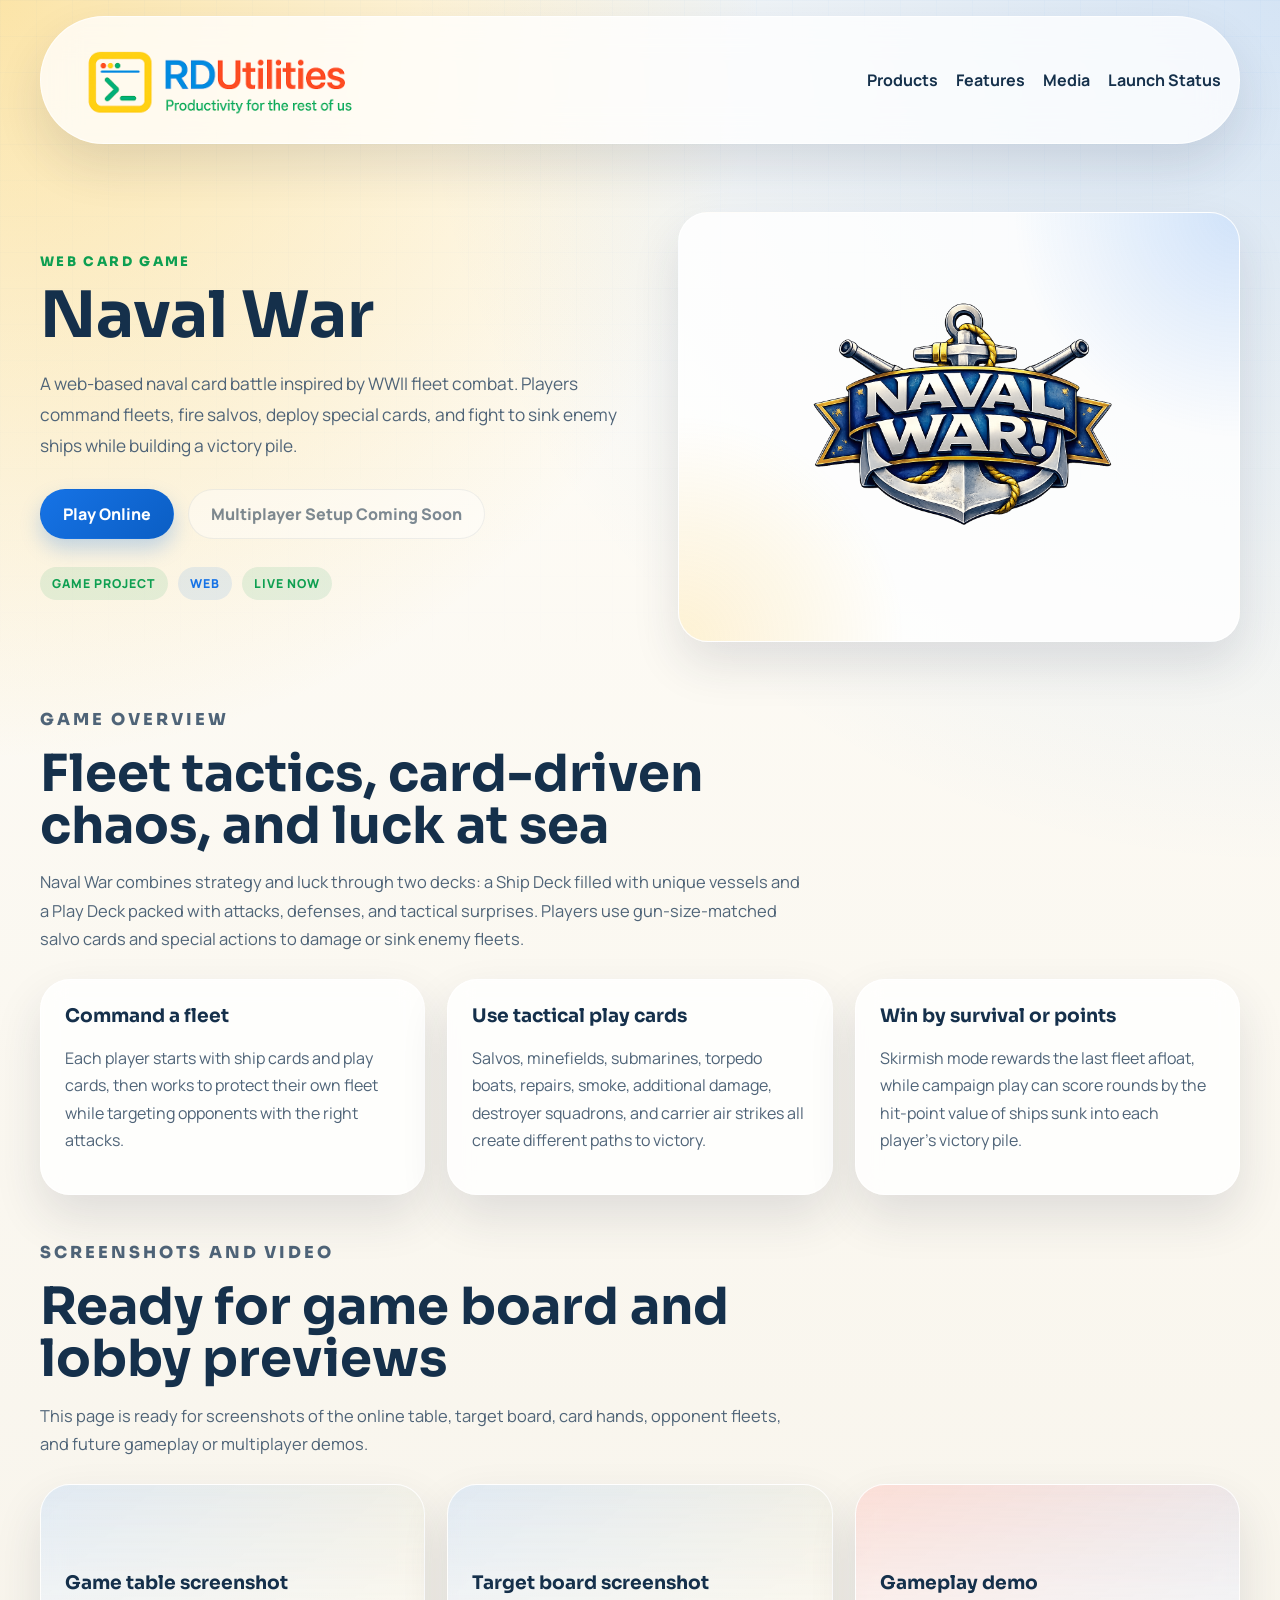
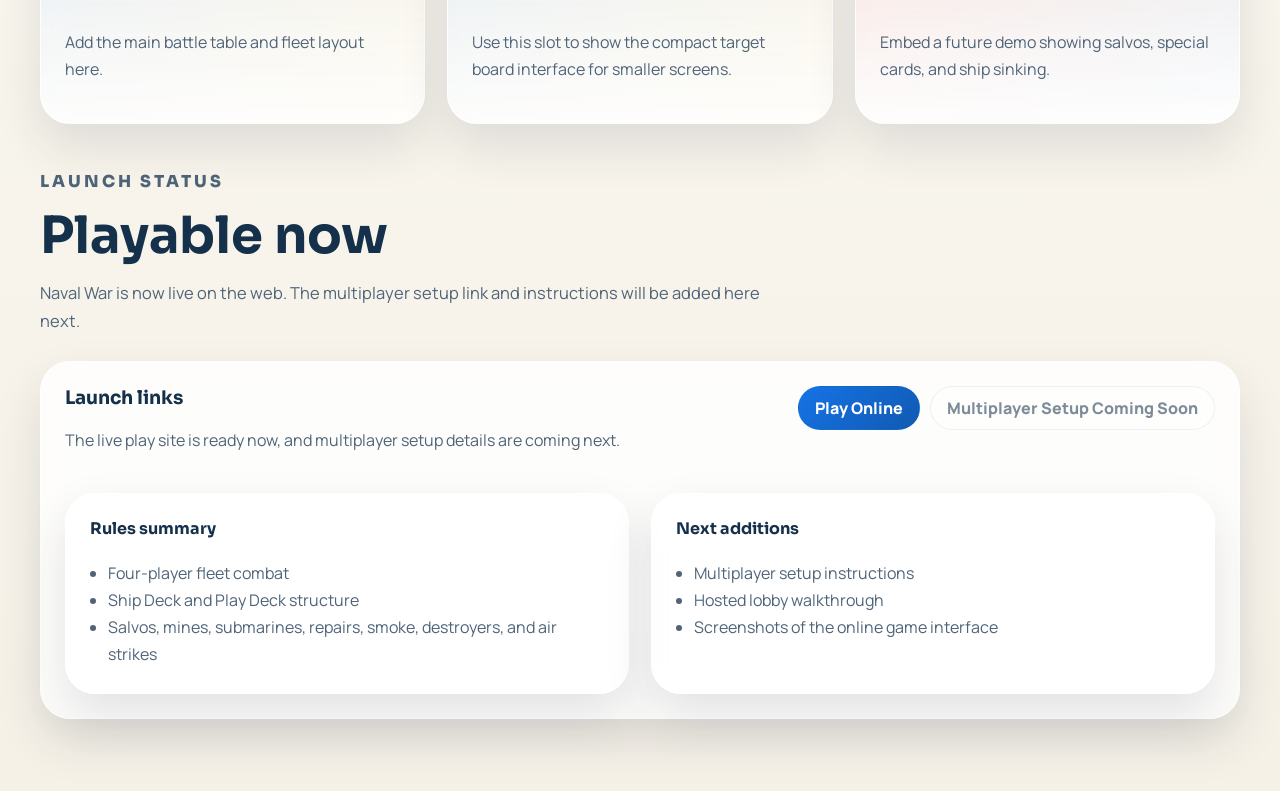
<file: naval-war.html>
<!DOCTYPE html>
<html lang="en">
  <head>
    <meta charset="UTF-8" />
    <meta name="viewport" content="width=device-width, initial-scale=1.0" />
    <title>Naval War | RDUtilities</title>
    <meta
      name="description"
      content="Naval War is a web-based naval card battle inspired by WWII fleet combat."
    />
    <link rel="icon" href="./favicon.ico" sizes="any" />
    <link rel="icon" type="image/png" sizes="32x32" href="./favicon-32x32.png" />
    <link rel="icon" type="image/png" sizes="16x16" href="./favicon-16x16.png" />
    <link rel="apple-touch-icon" sizes="180x180" href="./apple-touch-icon.png" />
    <link rel="preconnect" href="https://fonts.googleapis.com" />
    <link rel="preconnect" href="https://fonts.gstatic.com" crossorigin />
    <link
      href="https://fonts.googleapis.com/css2?family=Sora:wght@400;500;600;700;800&amp;family=Manrope:wght@400;500;600;700&amp;display=swap"
      rel="stylesheet"
    />
    <link rel="stylesheet" href="./styles.css" />
  </head>
  <body>
    <div class="site-shell">
      <header class="topbar">
        <a class="brand" href="./index.html" aria-label="RDUtilities home">
          <img src="./Logos/RDUtilitiesLogo.png" alt="RDUtilities logo" class="brand__logo" />
        </a>
        <nav class="topbar__nav" aria-label="Primary">
          <a href="./index.html#products">Products</a>
          <a href="#features">Features</a>
          <a href="#media">Media</a>
          <a href="#release-notes">Launch Status</a>
        </nav>
      </header>
      <main class="product-page">
        <section class="product-hero">
          <div class="product-hero__copy">
            <p class="eyebrow">Web card game</p>
            <h1>Naval War</h1>
            <p class="product-hero__lede">
              A web-based naval card battle inspired by WWII fleet combat. Players
              command fleets, fire salvos, deploy special cards, and fight to sink
              enemy ships while building a victory pile.
            </p>
            <div class="hero__actions">
              <a class="button button--primary" href="https://naval-war.onrender.com">Play Online</a>
              <a class="button button--secondary product-link--disabled" href="#" aria-disabled="true">Multiplayer Setup Coming Soon</a>
            </div>
            <div class="product-page__pills">
              <span class="product-chip">Game Project</span>
              <span class="platform-pill">Web</span>
              <span class="product-chip">Live Now</span>
            </div>
          </div>
          <aside class="product-hero__art" aria-label="Naval War logo">
            <div class="product-showcase">
              <img src="./Logos/NavalWar/navalWarLogo-Transparent.png" alt="Naval War logo" class="product-showcase__logo" />
            </div>
          </aside>
        </section>

        <section class="section" id="features">
          <div class="section-heading">
            <p class="eyebrow">Game overview</p>
            <h2>Fleet tactics, card-driven chaos, and luck at sea</h2>
            <p>
              Naval War combines strategy and luck through two decks: a Ship Deck
              filled with unique vessels and a Play Deck packed with attacks,
              defenses, and tactical surprises. Players use gun-size-matched salvo
              cards and special actions to damage or sink enemy fleets.
            </p>
          </div>
          <div class="detail-grid">
            <article class="detail-card">
              <h3>Command a fleet</h3>
              <p>
                Each player starts with ship cards and play cards, then works to
                protect their own fleet while targeting opponents with the right attacks.
              </p>
            </article>
            <article class="detail-card">
              <h3>Use tactical play cards</h3>
              <p>
                Salvos, minefields, submarines, torpedo boats, repairs, smoke,
                additional damage, destroyer squadrons, and carrier air strikes
                all create different paths to victory.
              </p>
            </article>
            <article class="detail-card">
              <h3>Win by survival or points</h3>
              <p>
                Skirmish mode rewards the last fleet afloat, while campaign play
                can score rounds by the hit-point value of ships sunk into each
                player’s victory pile.
              </p>
            </article>
          </div>
        </section>

        <section class="section" id="media">
          <div class="section-heading">
            <p class="eyebrow">Screenshots and video</p>
            <h2>Ready for game board and lobby previews</h2>
            <p>
              This page is ready for screenshots of the online table, target board,
              card hands, opponent fleets, and future gameplay or multiplayer demos.
            </p>
          </div>
          <div class="media-grid">
            <article class="media-card"><h3>Game table screenshot</h3><p>Add the main battle table and fleet layout here.</p></article>
            <article class="media-card"><h3>Target board screenshot</h3><p>Use this slot to show the compact target board interface for smaller screens.</p></article>
            <article class="media-card media-card--video"><h3>Gameplay demo</h3><p>Embed a future demo showing salvos, special cards, and ship sinking.</p></article>
          </div>
        </section>

        <section class="section" id="release-notes">
          <div class="section-heading">
            <p class="eyebrow">Launch status</p>
            <h2>Playable now</h2>
            <p>
              Naval War is now live on the web. The multiplayer setup link and
              instructions will be added here next.
            </p>
          </div>
          <div class="release-panel">
            <div class="release-panel__header">
              <div>
                <h3>Launch links</h3>
                <p>The live play site is ready now, and multiplayer setup details are coming next.</p>
              </div>
              <div class="product-card__actions">
                <a class="product-link product-link--primary" href="https://naval-war.onrender.com">Play Online</a>
                <a class="product-link product-link--disabled" href="#" aria-disabled="true">Multiplayer Setup Coming Soon</a>
              </div>
            </div>
            <div class="release-summary">
              <article class="release-summary__card"><h4>Rules summary</h4><ul><li>Four-player fleet combat</li><li>Ship Deck and Play Deck structure</li><li>Salvos, mines, submarines, repairs, smoke, destroyers, and air strikes</li></ul></article>
              <article class="release-summary__card"><h4>Next additions</h4><ul><li>Multiplayer setup instructions</li><li>Hosted lobby walkthrough</li><li>Screenshots of the online game interface</li></ul></article>
            </div>
          </div>
        </section>
      </main>
    </div>
  </body>
</html>
</file>
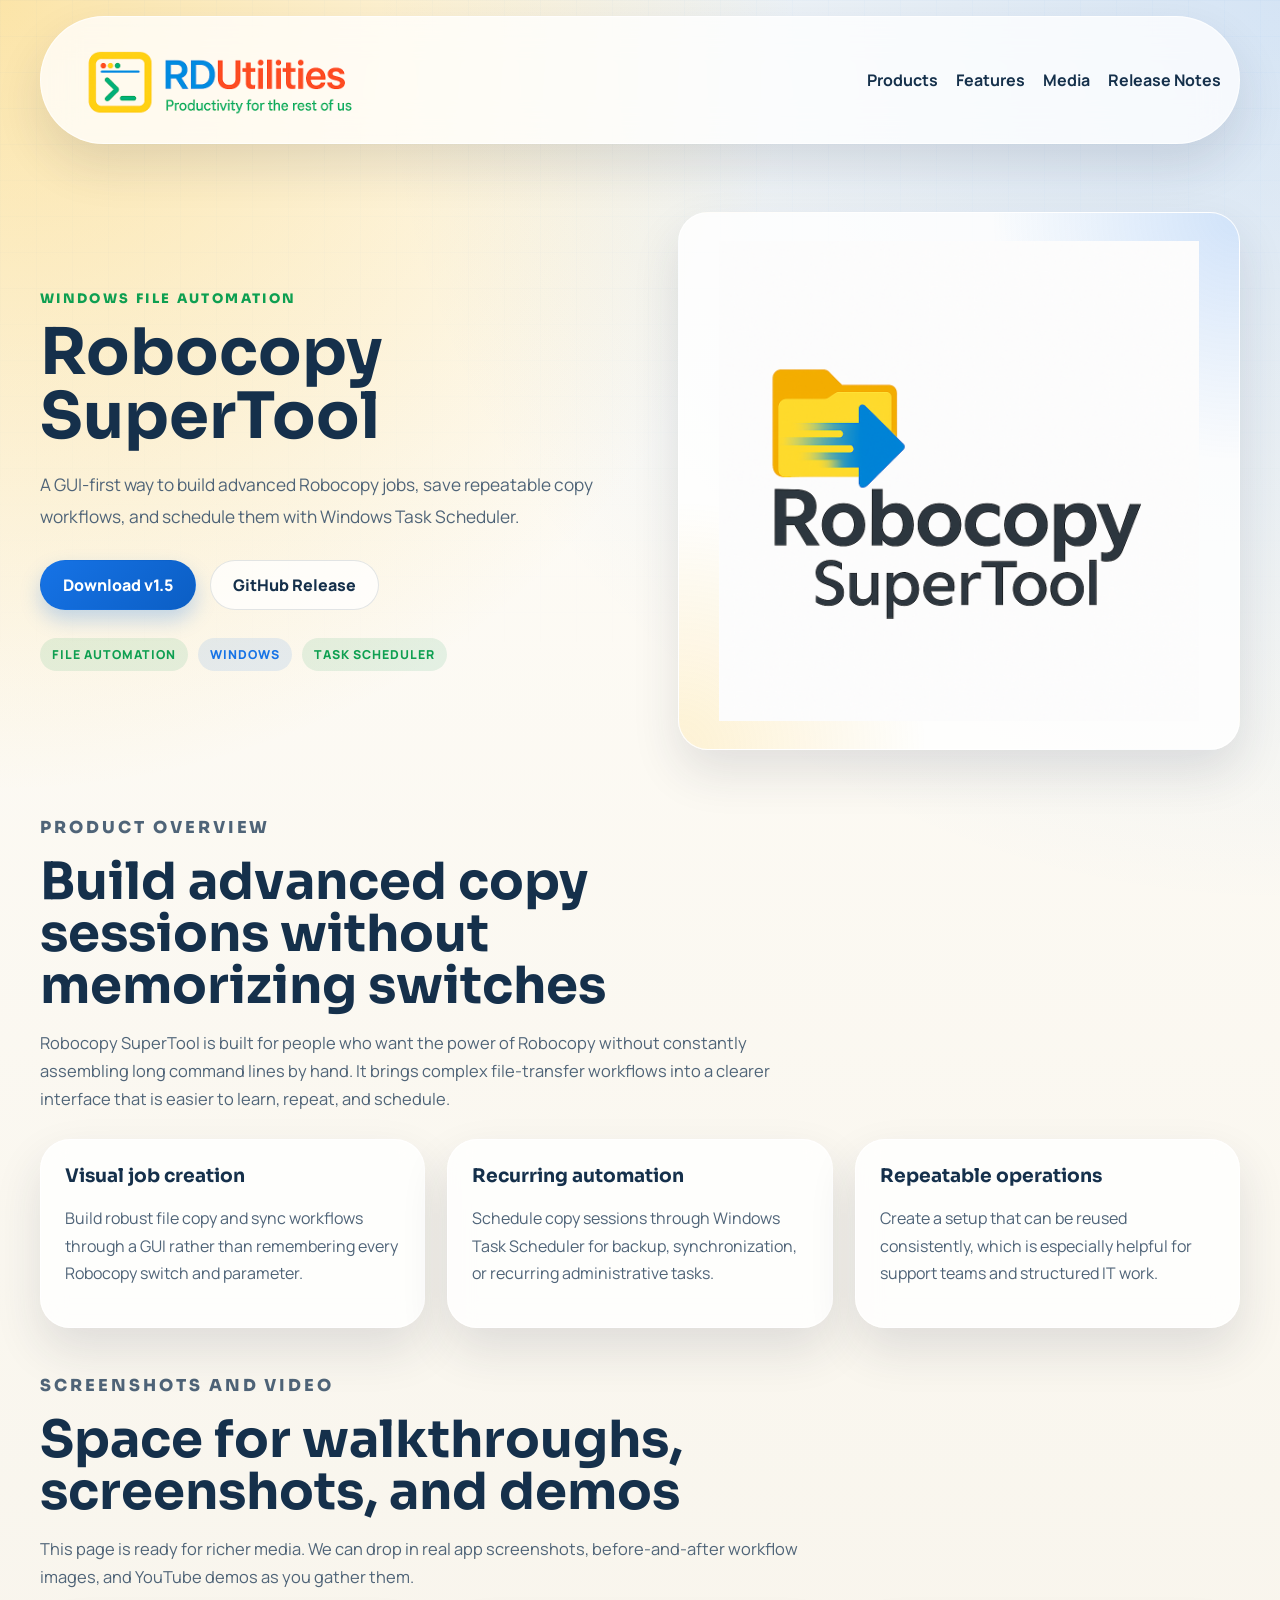
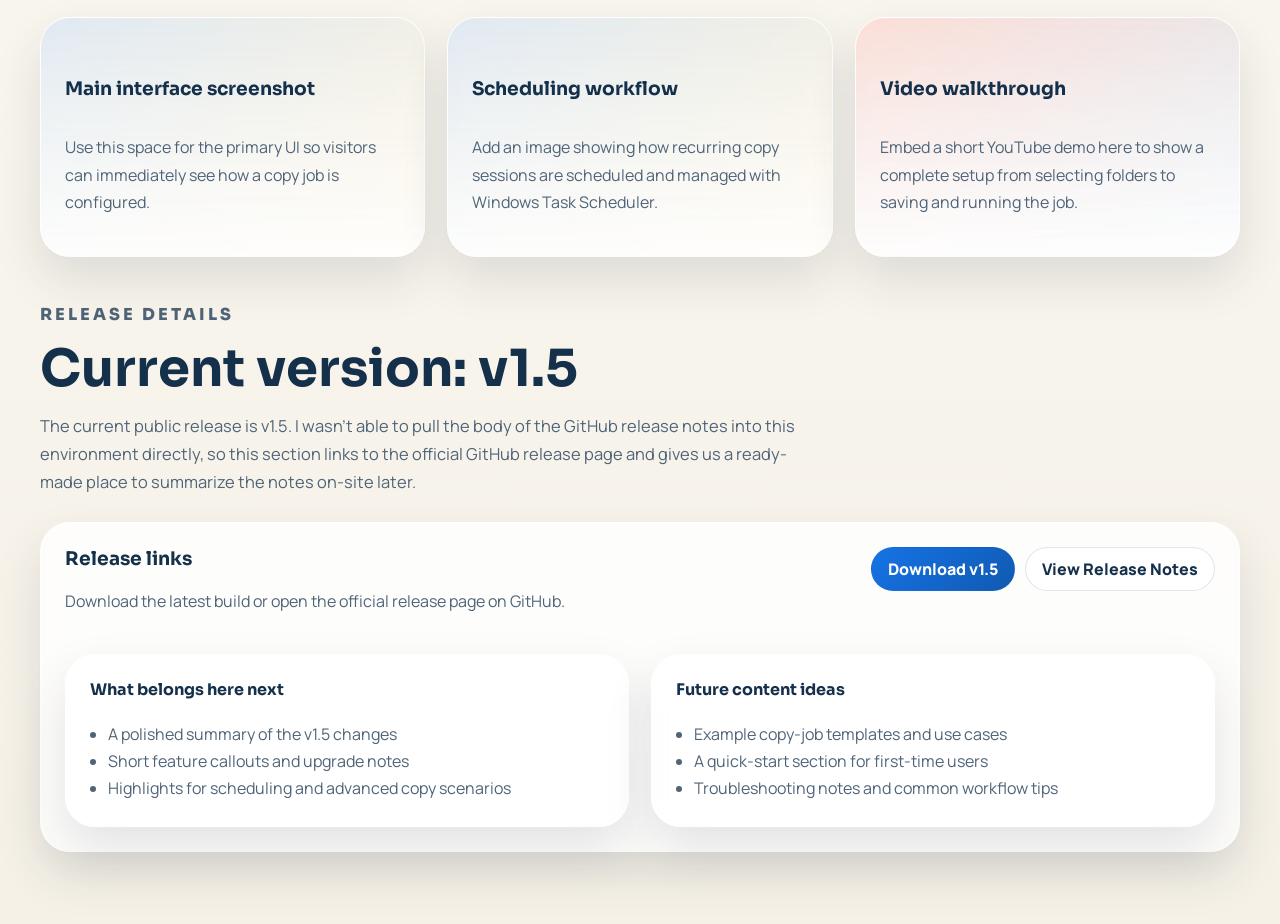
<file: robocopy-supertool.html>
<!DOCTYPE html>
<html lang="en">
  <head>
    <meta charset="UTF-8" />
    <meta name="viewport" content="width=device-width, initial-scale=1.0" />
    <title>Robocopy SuperTool | RDUtilities</title>
    <meta
      name="description"
      content="Robocopy SuperTool is a Windows GUI for advanced Robocopy workflows, scheduled copy jobs, and repeatable file-transfer automation."
    />
    <link rel="icon" href="./favicon.ico" sizes="any" />
    <link rel="icon" type="image/png" sizes="32x32" href="./favicon-32x32.png" />
    <link rel="icon" type="image/png" sizes="16x16" href="./favicon-16x16.png" />
    <link rel="apple-touch-icon" sizes="180x180" href="./apple-touch-icon.png" />
    <link rel="preconnect" href="https://fonts.googleapis.com" />
    <link rel="preconnect" href="https://fonts.gstatic.com" crossorigin />
    <link
      href="https://fonts.googleapis.com/css2?family=Sora:wght@400;500;600;700;800&amp;family=Manrope:wght@400;500;600;700&amp;display=swap"
      rel="stylesheet"
    />
    <link rel="stylesheet" href="./styles.css" />
  </head>
  <body>
    <div class="site-shell">
      <header class="topbar">
        <a class="brand" href="./index.html" aria-label="RDUtilities home">
          <img
            src="./Logos/RDUtilitiesLogo.png"
            alt="RDUtilities logo"
            class="brand__logo"
          />
        </a>
        <nav class="topbar__nav" aria-label="Primary">
          <a href="./index.html#products">Products</a>
          <a href="#features">Features</a>
          <a href="#media">Media</a>
          <a href="#release-notes">Release Notes</a>
        </nav>
      </header>

      <main class="product-page">
        <section class="product-hero">
          <div class="product-hero__copy">
            <p class="eyebrow">Windows file automation</p>
            <h1>Robocopy SuperTool</h1>
            <p class="product-hero__lede">
              A GUI-first way to build advanced Robocopy jobs, save repeatable
              copy workflows, and schedule them with Windows Task Scheduler.
            </p>
            <div class="hero__actions">
              <a
                class="button button--primary"
                href="https://github.com/RDUtilities/Downloads/releases/download/robocopysupertool-v1.5/RobocopySuperTool.exe"
                target="_blank"
                rel="noreferrer"
                >Download v1.5</a
              >
              <a
                class="button button--secondary"
                href="https://github.com/RDUtilities/RobocopyGUI/releases/tag/v1.5"
                target="_blank"
                rel="noreferrer"
                >GitHub Release</a
              >
            </div>
            <div class="product-page__pills">
              <span class="product-chip">File Automation</span>
              <span class="platform-pill">Windows</span>
              <span class="product-chip">Task Scheduler</span>
            </div>
          </div>

          <aside class="product-hero__art" aria-label="Robocopy SuperTool logo">
            <div class="product-showcase">
              <img
                src="./Logos/RobocopySuperToolLogo.png"
                alt="Robocopy SuperTool logo"
                class="product-showcase__logo"
              />
            </div>
          </aside>
        </section>

        <section class="section" id="features">
          <div class="section-heading">
            <p class="eyebrow">Product overview</p>
            <h2>Build advanced copy sessions without memorizing switches</h2>
            <p>
              Robocopy SuperTool is built for people who want the power of
              Robocopy without constantly assembling long command lines by hand.
              It brings complex file-transfer workflows into a clearer interface
              that is easier to learn, repeat, and schedule.
            </p>
          </div>
          <div class="detail-grid">
            <article class="detail-card">
              <h3>Visual job creation</h3>
              <p>
                Build robust file copy and sync workflows through a GUI rather
                than remembering every Robocopy switch and parameter.
              </p>
            </article>
            <article class="detail-card">
              <h3>Recurring automation</h3>
              <p>
                Schedule copy sessions through Windows Task Scheduler for backup,
                synchronization, or recurring administrative tasks.
              </p>
            </article>
            <article class="detail-card">
              <h3>Repeatable operations</h3>
              <p>
                Create a setup that can be reused consistently, which is
                especially helpful for support teams and structured IT work.
              </p>
            </article>
          </div>
        </section>

        <section class="section" id="media">
          <div class="section-heading">
            <p class="eyebrow">Screenshots and video</p>
            <h2>Space for walkthroughs, screenshots, and demos</h2>
            <p>
              This page is ready for richer media. We can drop in real app
              screenshots, before-and-after workflow images, and YouTube demos
              as you gather them.
            </p>
          </div>
          <div class="media-grid">
            <article class="media-card">
              <h3>Main interface screenshot</h3>
              <p>
                Use this space for the primary UI so visitors can immediately
                see how a copy job is configured.
              </p>
            </article>
            <article class="media-card">
              <h3>Scheduling workflow</h3>
              <p>
                Add an image showing how recurring copy sessions are scheduled
                and managed with Windows Task Scheduler.
              </p>
            </article>
            <article class="media-card media-card--video">
              <h3>Video walkthrough</h3>
              <p>
                Embed a short YouTube demo here to show a complete setup from
                selecting folders to saving and running the job.
              </p>
            </article>
          </div>
        </section>

        <section class="section" id="release-notes">
          <div class="section-heading">
            <p class="eyebrow">Release details</p>
            <h2>Current version: v1.5</h2>
            <p>
              The current public release is v1.5. I wasn’t able to pull the body
              of the GitHub release notes into this environment directly, so this
              section links to the official GitHub release page and gives us a
              ready-made place to summarize the notes on-site later.
            </p>
          </div>

          <div class="release-panel">
            <div class="release-panel__header">
              <div>
                <h3>Release links</h3>
                <p>
                  Download the latest build or open the official release page on GitHub.
                </p>
              </div>
              <div class="product-card__actions">
                <a
                  class="product-link product-link--primary"
                  href="https://github.com/RDUtilities/Downloads/releases/download/robocopysupertool-v1.5/RobocopySuperTool.exe"
                  target="_blank"
                  rel="noreferrer"
                  >Download v1.5</a
                >
                <a
                  class="product-link"
                  href="https://github.com/RDUtilities/RobocopyGUI/releases/tag/v1.5"
                  target="_blank"
                  rel="noreferrer"
                  >View Release Notes</a
                >
              </div>
            </div>

            <div class="release-summary">
              <article class="release-summary__card">
                <h4>What belongs here next</h4>
                <ul>
                  <li>A polished summary of the v1.5 changes</li>
                  <li>Short feature callouts and upgrade notes</li>
                  <li>Highlights for scheduling and advanced copy scenarios</li>
                </ul>
              </article>
              <article class="release-summary__card">
                <h4>Future content ideas</h4>
                <ul>
                  <li>Example copy-job templates and use cases</li>
                  <li>A quick-start section for first-time users</li>
                  <li>Troubleshooting notes and common workflow tips</li>
                </ul>
              </article>
            </div>
          </div>
        </section>
      </main>
    </div>
  </body>
</html>
</file>
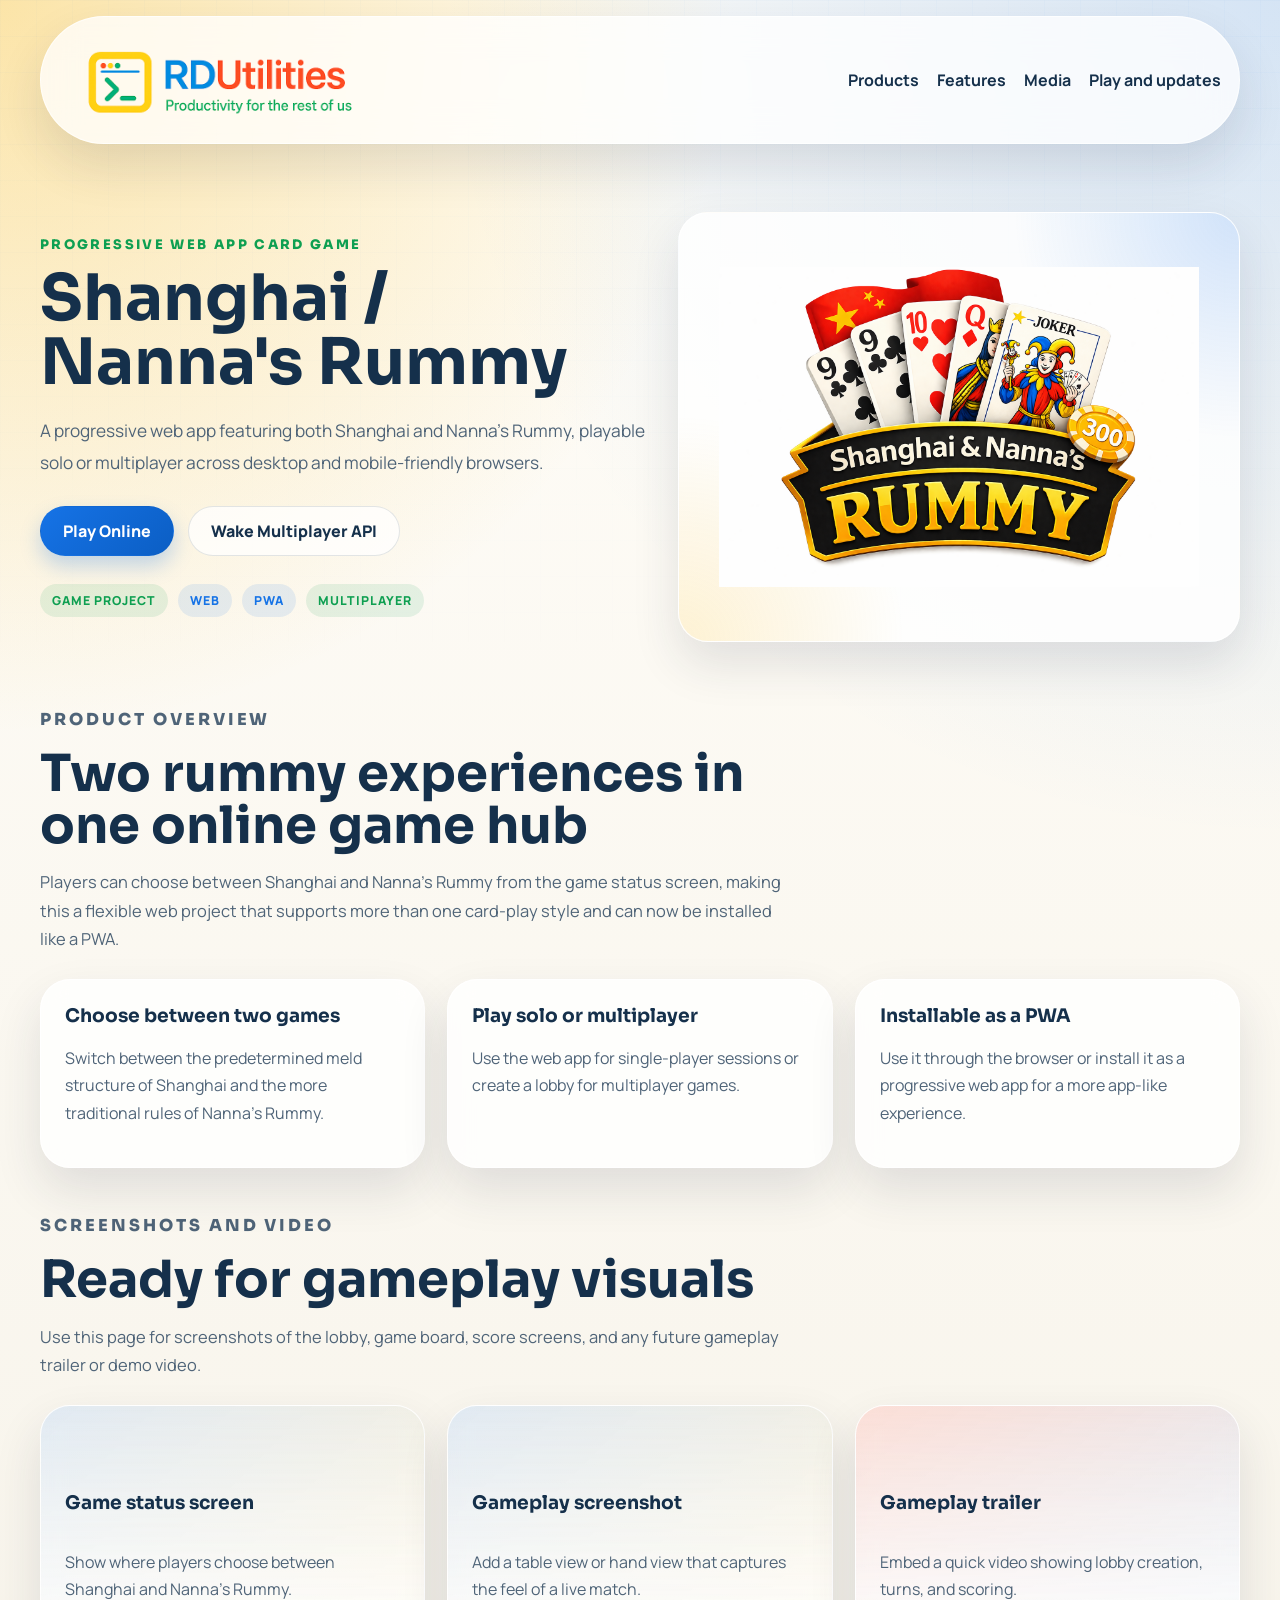
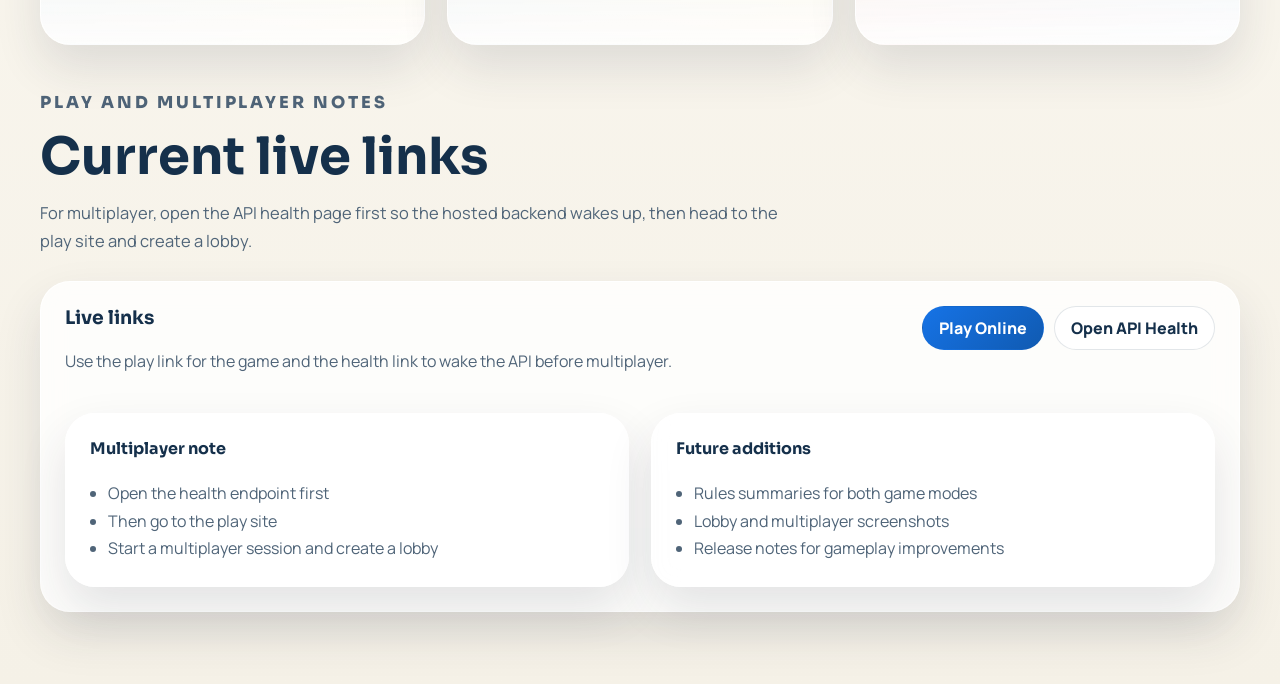
<file: shanghai-nannas-rummy.html>
<!DOCTYPE html>
<html lang="en">
  <head>
    <meta charset="UTF-8" />
    <meta name="viewport" content="width=device-width, initial-scale=1.0" />
    <title>Shanghai / Nanna's Rummy | RDUtilities</title>
    <meta
      name="description"
      content="Shanghai / Nanna's Rummy is a progressive web app featuring two rummy game modes and multiplayer support."
    />
    <link rel="icon" href="./favicon.ico" sizes="any" />
    <link rel="icon" type="image/png" sizes="32x32" href="./favicon-32x32.png" />
    <link rel="icon" type="image/png" sizes="16x16" href="./favicon-16x16.png" />
    <link rel="apple-touch-icon" sizes="180x180" href="./apple-touch-icon.png" />
    <link rel="preconnect" href="https://fonts.googleapis.com" />
    <link rel="preconnect" href="https://fonts.gstatic.com" crossorigin />
    <link
      href="https://fonts.googleapis.com/css2?family=Sora:wght@400;500;600;700;800&amp;family=Manrope:wght@400;500;600;700&amp;display=swap"
      rel="stylesheet"
    />
    <link rel="stylesheet" href="./styles.css" />
  </head>
  <body>
    <div class="site-shell">
      <header class="topbar">
        <a class="brand" href="./index.html" aria-label="RDUtilities home">
          <img src="./Logos/RDUtilitiesLogo.png" alt="RDUtilities logo" class="brand__logo" />
        </a>
        <nav class="topbar__nav" aria-label="Primary">
          <a href="./index.html#products">Products</a>
          <a href="#features">Features</a>
          <a href="#media">Media</a>
          <a href="#release-notes">Play and updates</a>
        </nav>
      </header>
      <main class="product-page">
        <section class="product-hero">
          <div class="product-hero__copy">
            <p class="eyebrow">Progressive web app card game</p>
            <h1>Shanghai / Nanna's Rummy</h1>
            <p class="product-hero__lede">
              A progressive web app featuring both Shanghai and Nanna's Rummy,
              playable solo or multiplayer across desktop and mobile-friendly browsers.
            </p>
            <div class="hero__actions">
              <a class="button button--primary" href="http://snrummy-web.onrender.com" target="_blank" rel="noreferrer">Play Online</a>
              <a class="button button--secondary" href="https://snrummy-api.onrender.com/health" target="_blank" rel="noreferrer">Wake Multiplayer API</a>
            </div>
            <div class="product-page__pills">
              <span class="product-chip">Game Project</span>
              <span class="platform-pill">Web</span>
              <span class="platform-pill">PWA</span>
              <span class="product-chip">Multiplayer</span>
            </div>
          </div>
          <aside class="product-hero__art" aria-label="Shanghai / Nanna's Rummy logo">
            <div class="product-showcase">
              <img src="./Logos/Shanghai & Nanna's Rummy logo.png" alt="Shanghai / Nanna's Rummy logo" class="product-showcase__logo" />
            </div>
          </aside>
        </section>
        <section class="section" id="features">
          <div class="section-heading">
            <p class="eyebrow">Product overview</p>
            <h2>Two rummy experiences in one online game hub</h2>
            <p>
              Players can choose between Shanghai and Nanna's Rummy from the game
              status screen, making this a flexible web project that supports more
              than one card-play style and can now be installed like a PWA.
            </p>
          </div>
          <div class="detail-grid">
            <article class="detail-card"><h3>Choose between two games</h3><p>Switch between the predetermined meld structure of Shanghai and the more traditional rules of Nanna's Rummy.</p></article>
            <article class="detail-card"><h3>Play solo or multiplayer</h3><p>Use the web app for single-player sessions or create a lobby for multiplayer games.</p></article>
            <article class="detail-card"><h3>Installable as a PWA</h3><p>Use it through the browser or install it as a progressive web app for a more app-like experience.</p></article>
          </div>
        </section>
        <section class="section" id="media">
          <div class="section-heading">
            <p class="eyebrow">Screenshots and video</p>
            <h2>Ready for gameplay visuals</h2>
            <p>Use this page for screenshots of the lobby, game board, score screens, and any future gameplay trailer or demo video.</p>
          </div>
          <div class="media-grid">
            <article class="media-card"><h3>Game status screen</h3><p>Show where players choose between Shanghai and Nanna's Rummy.</p></article>
            <article class="media-card"><h3>Gameplay screenshot</h3><p>Add a table view or hand view that captures the feel of a live match.</p></article>
            <article class="media-card media-card--video"><h3>Gameplay trailer</h3><p>Embed a quick video showing lobby creation, turns, and scoring.</p></article>
          </div>
        </section>
        <section class="section" id="release-notes">
          <div class="section-heading">
            <p class="eyebrow">Play and multiplayer notes</p>
            <h2>Current live links</h2>
            <p>
              For multiplayer, open the API health page first so the hosted backend wakes up,
              then head to the play site and create a lobby.
            </p>
          </div>
          <div class="release-panel">
            <div class="release-panel__header">
              <div>
                <h3>Live links</h3>
                <p>Use the play link for the game and the health link to wake the API before multiplayer.</p>
              </div>
              <div class="product-card__actions">
                <a class="product-link product-link--primary" href="http://snrummy-web.onrender.com" target="_blank" rel="noreferrer">Play Online</a>
                <a class="product-link" href="https://snrummy-api.onrender.com/health" target="_blank" rel="noreferrer">Open API Health</a>
              </div>
            </div>
            <div class="release-summary">
              <article class="release-summary__card"><h4>Multiplayer note</h4><ul><li>Open the health endpoint first</li><li>Then go to the play site</li><li>Start a multiplayer session and create a lobby</li></ul></article>
              <article class="release-summary__card"><h4>Future additions</h4><ul><li>Rules summaries for both game modes</li><li>Lobby and multiplayer screenshots</li><li>Release notes for gameplay improvements</li></ul></article>
            </div>
          </div>
        </section>
      </main>
    </div>
  </body>
</html>
</file>
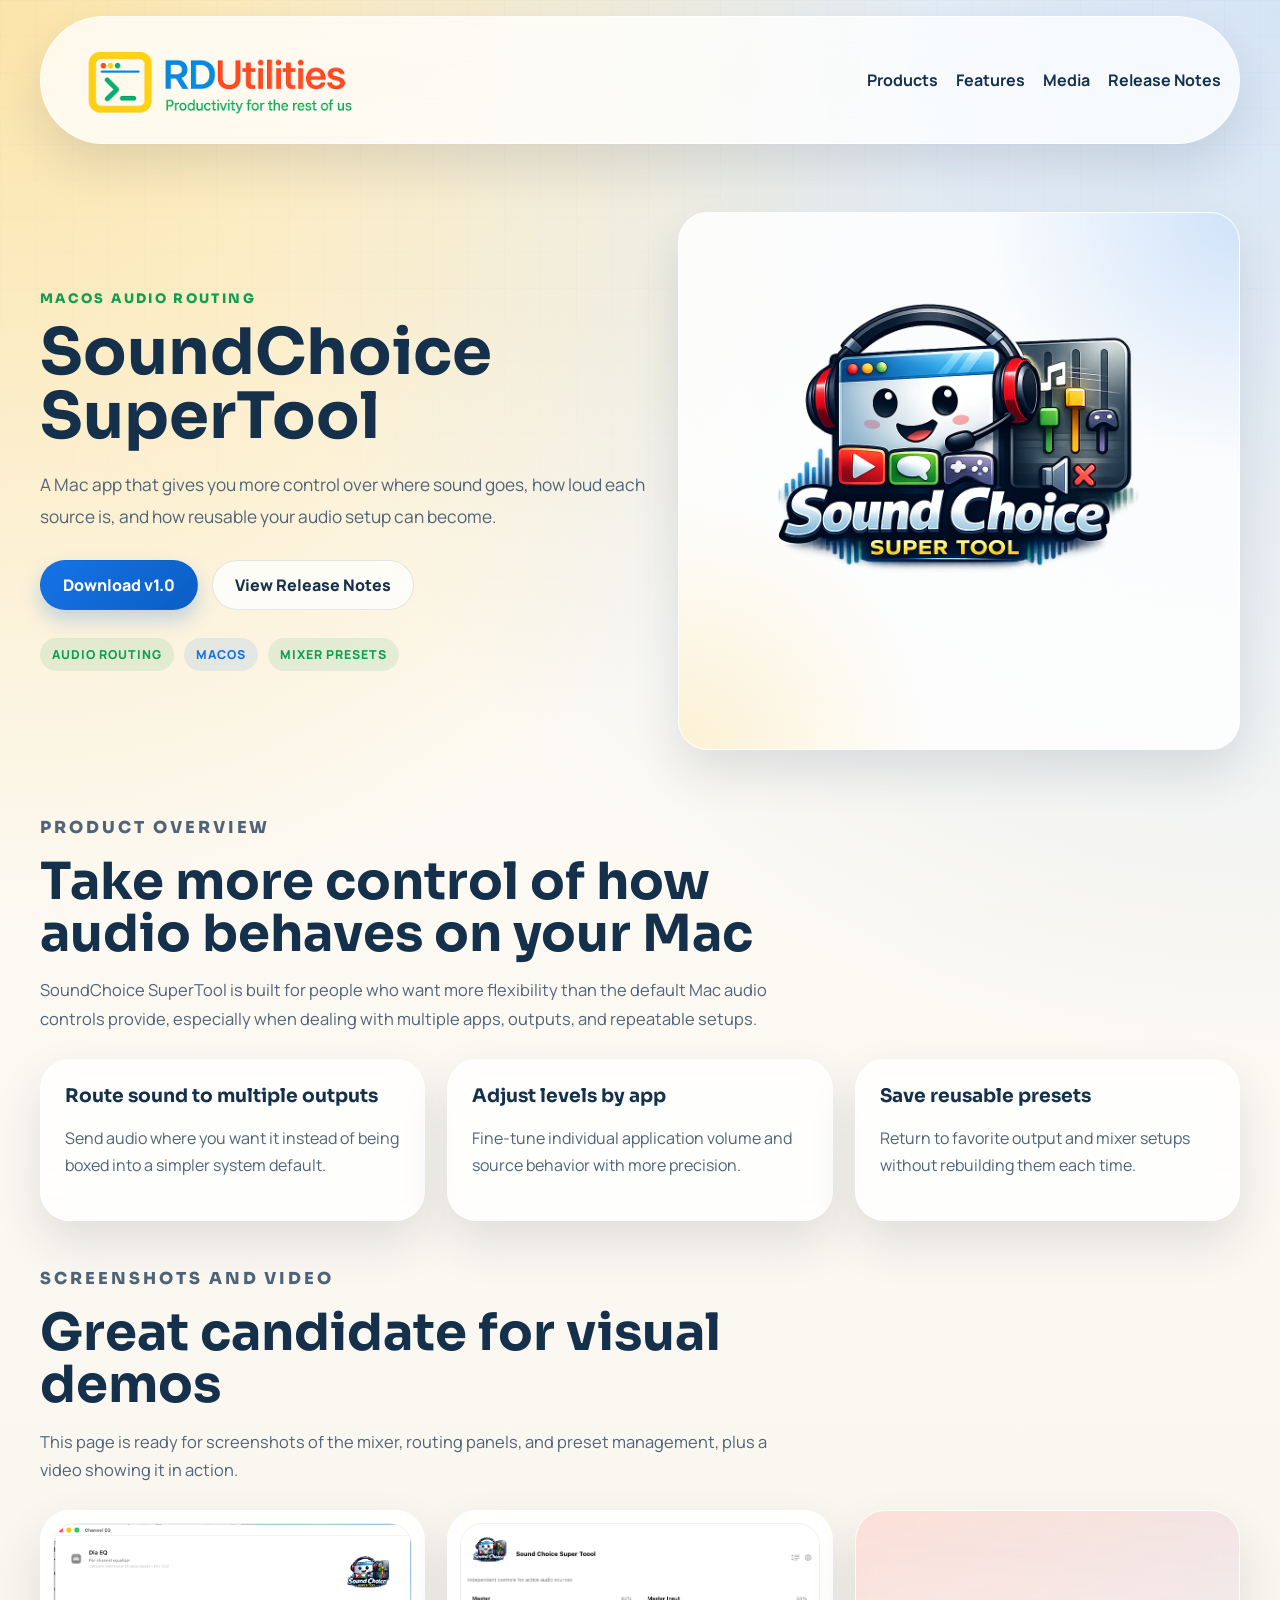
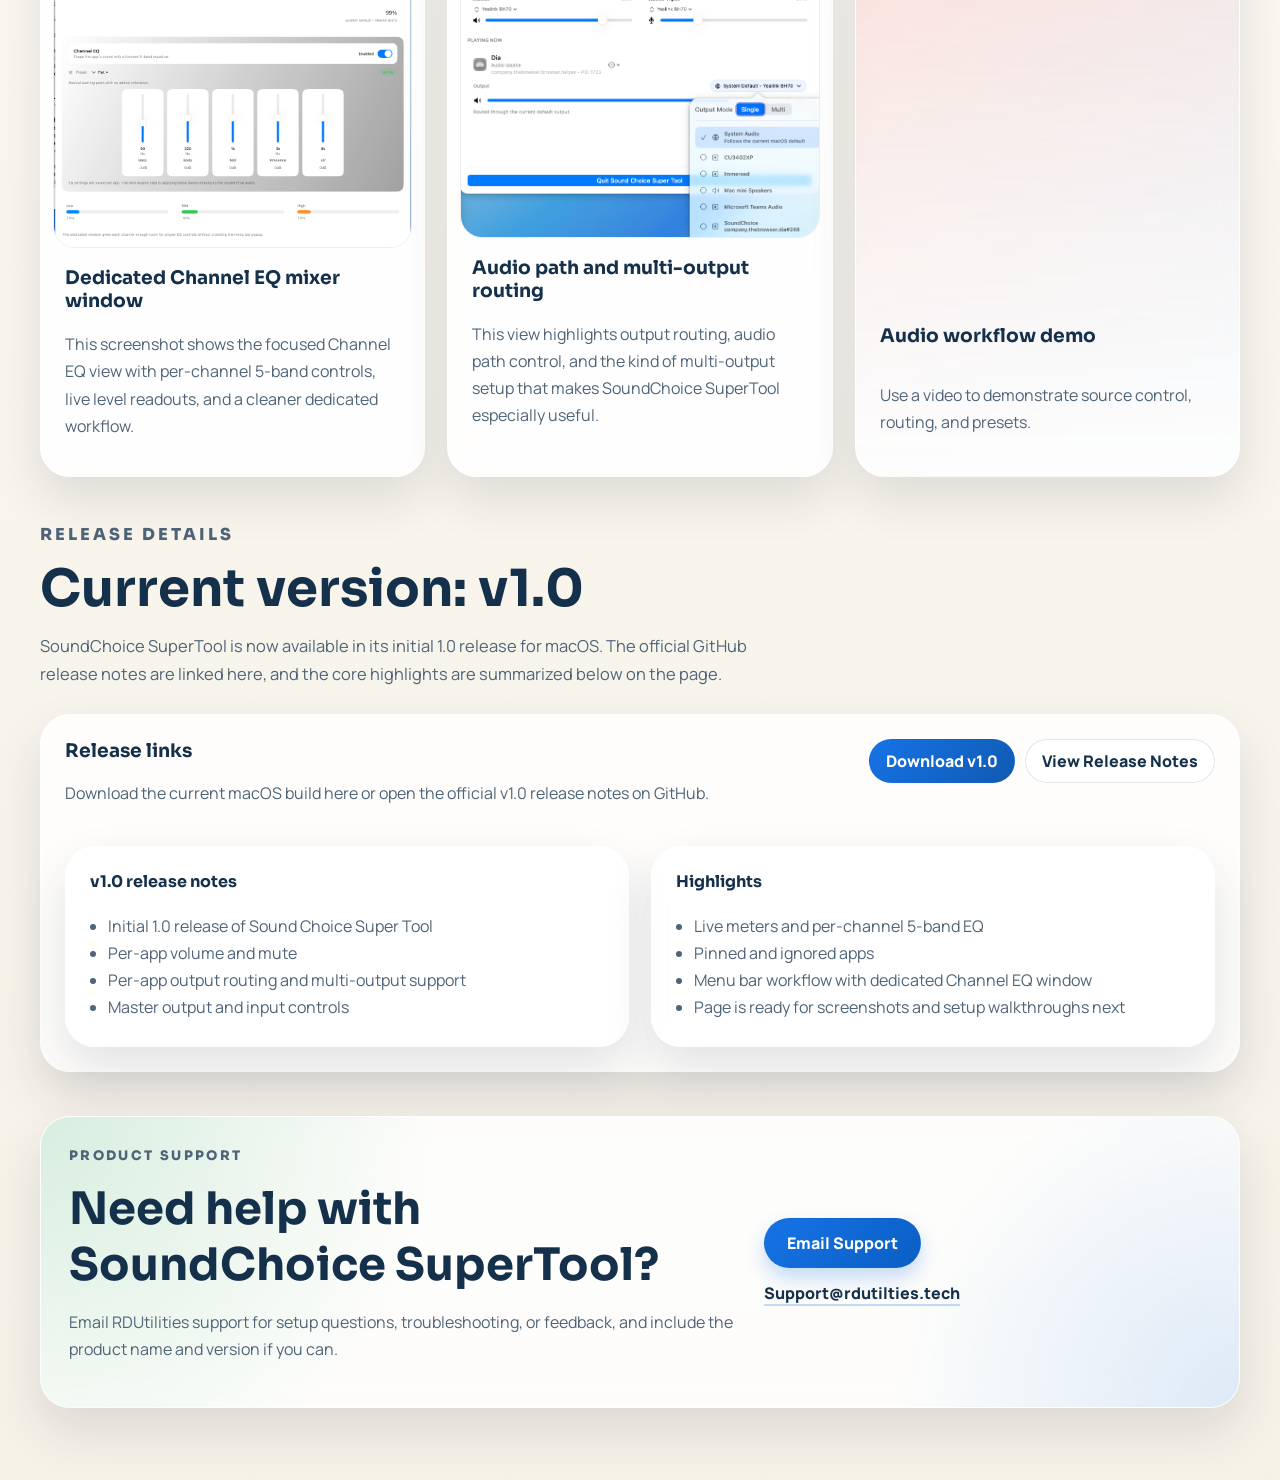
<file: soundchoice-supertool.html>
<!DOCTYPE html>
<html lang="en">
  <head>
    <meta charset="UTF-8" />
    <meta name="viewport" content="width=device-width, initial-scale=1.0" />
    <title>SoundChoice SuperTool | RDUtilities</title>
    <meta
      name="description"
      content="SoundChoice SuperTool is a macOS audio-routing app for multi-output control, per-app mixing, and reusable presets."
    />
    <link rel="icon" href="./favicon.ico" sizes="any" />
    <link rel="icon" type="image/png" sizes="32x32" href="./favicon-32x32.png" />
    <link rel="icon" type="image/png" sizes="16x16" href="./favicon-16x16.png" />
    <link rel="apple-touch-icon" sizes="180x180" href="./apple-touch-icon.png" />
    <link rel="preconnect" href="https://fonts.googleapis.com" />
    <link rel="preconnect" href="https://fonts.gstatic.com" crossorigin />
    <link
      href="https://fonts.googleapis.com/css2?family=Sora:wght@400;500;600;700;800&amp;family=Manrope:wght@400;500;600;700&amp;display=swap"
      rel="stylesheet"
    />
    <link rel="stylesheet" href="./styles.css" />
  </head>
  <body>
    <div class="site-shell">
      <header class="topbar">
        <a class="brand" href="./index.html" aria-label="RDUtilities home">
          <img src="./Logos/RDUtilitiesLogo.png" alt="RDUtilities logo" class="brand__logo" />
        </a>
        <nav class="topbar__nav" aria-label="Primary">
          <a href="./index.html#products">Products</a>
          <a href="#features">Features</a>
          <a href="#media">Media</a>
          <a href="#release-notes">Release Notes</a>
        </nav>
      </header>
      <main class="product-page">
        <section class="product-hero">
          <div class="product-hero__copy">
            <p class="eyebrow">macOS audio routing</p>
            <h1>SoundChoice SuperTool</h1>
            <p class="product-hero__lede">
              A Mac app that gives you more control over where sound goes, how loud each
              source is, and how reusable your audio setup can become.
            </p>
            <div class="hero__actions">
              <a
                class="button button--primary"
                href="https://github.com/RDUtilities/Downloads/releases/download/soundchoicesupertool-v1.0.0/SoundChoiceSuperTool-v1.0.0-macOS.zip"
                target="_blank"
                rel="noreferrer"
                >Download v1.0</a
              >
              <a
                class="button button--secondary"
                href="https://github.com/RDUtilities/SoundChoiceSuperTool/releases/tag/v1.0.0"
                target="_blank"
                rel="noreferrer"
                >View Release Notes</a
              >
            </div>
            <div class="product-page__pills">
              <span class="product-chip">Audio Routing</span>
              <span class="platform-pill">macOS</span>
              <span class="product-chip">Mixer Presets</span>
            </div>
          </div>
          <aside class="product-hero__art" aria-label="SoundChoice SuperTool logo">
            <div class="product-showcase">
              <img src="./Logos/SoundChoiceSuperToolLogo.png" alt="SoundChoice SuperTool logo" class="product-showcase__logo" />
            </div>
          </aside>
        </section>
        <section class="section" id="features">
          <div class="section-heading">
            <p class="eyebrow">Product overview</p>
            <h2>Take more control of how audio behaves on your Mac</h2>
            <p>
              SoundChoice SuperTool is built for people who want more flexibility than
              the default Mac audio controls provide, especially when dealing with
              multiple apps, outputs, and repeatable setups.
            </p>
          </div>
          <div class="detail-grid">
            <article class="detail-card"><h3>Route sound to multiple outputs</h3><p>Send audio where you want it instead of being boxed into a simpler system default.</p></article>
            <article class="detail-card"><h3>Adjust levels by app</h3><p>Fine-tune individual application volume and source behavior with more precision.</p></article>
            <article class="detail-card"><h3>Save reusable presets</h3><p>Return to favorite output and mixer setups without rebuilding them each time.</p></article>
          </div>
        </section>
        <section class="section" id="media">
          <div class="section-heading">
            <p class="eyebrow">Screenshots and video</p>
            <h2>Great candidate for visual demos</h2>
            <p>This page is ready for screenshots of the mixer, routing panels, and preset management, plus a video showing it in action.</p>
          </div>
          <div class="media-grid">
            <article class="media-card media-card--image">
              <img
                src="./Logos/SoundChoiceSuperTool/Media/SoundchoiceSuperTool-Mixer.png"
                alt="SoundChoice SuperTool Channel EQ mixer window"
                class="media-card__image"
              />
              <div class="media-card__content">
                <h3>Dedicated Channel EQ mixer window</h3>
                <p>
                  This screenshot shows the focused Channel EQ view with per-channel
                  5-band controls, live level readouts, and a cleaner dedicated workflow.
                </p>
              </div>
            </article>
            <article class="media-card media-card--image">
              <img
                src="./Logos/SoundChoiceSuperTool/Media/SoundChoiceSuperTool-AudioPath.png"
                alt="SoundChoice SuperTool audio path and multi-output routing"
                class="media-card__image"
              />
              <div class="media-card__content">
                <h3>Audio path and multi-output routing</h3>
                <p>
                  This view highlights output routing, audio path control, and the
                  kind of multi-output setup that makes SoundChoice SuperTool especially useful.
                </p>
              </div>
            </article>
            <article class="media-card media-card--video"><h3>Audio workflow demo</h3><p>Use a video to demonstrate source control, routing, and presets.</p></article>
          </div>
        </section>
        <section class="section" id="release-notes">
          <div class="section-heading">
            <p class="eyebrow">Release details</p>
            <h2>Current version: v1.0</h2>
            <p>
              SoundChoice SuperTool is now available in its initial 1.0 release for macOS.
              The official GitHub release notes are linked here, and the core highlights are
              summarized below on the page.
            </p>
          </div>
          <div class="release-panel">
            <div class="release-panel__header">
              <div><h3>Release links</h3><p>Download the current macOS build here or open the official v1.0 release notes on GitHub.</p></div>
              <div class="product-card__actions">
                <a
                  class="product-link product-link--primary"
                  href="https://github.com/RDUtilities/Downloads/releases/download/soundchoicesupertool-v1.0.0/SoundChoiceSuperTool-v1.0.0-macOS.zip"
                  target="_blank"
                  rel="noreferrer"
                  >Download v1.0</a
                >
                <a
                  class="product-link"
                  href="https://github.com/RDUtilities/SoundChoiceSuperTool/releases/tag/v1.0.0"
                  target="_blank"
                  rel="noreferrer"
                  >View Release Notes</a
                >
              </div>
            </div>
            <div class="release-summary">
              <article class="release-summary__card"><h4>v1.0 release notes</h4><ul><li>Initial 1.0 release of Sound Choice Super Tool</li><li>Per-app volume and mute</li><li>Per-app output routing and multi-output support</li><li>Master output and input controls</li></ul></article>
              <article class="release-summary__card"><h4>Highlights</h4><ul><li>Live meters and per-channel 5-band EQ</li><li>Pinned and ignored apps</li><li>Menu bar workflow with dedicated Channel EQ window</li><li>Page is ready for screenshots and setup walkthroughs next</li></ul></article>
            </div>
          </div>
        </section>
        <section class="section" id="support">
          <div class="support-panel">
            <div>
              <p class="eyebrow">Product Support</p>
              <h2>Need help with SoundChoice SuperTool?</h2>
              <p>
                Email RDUtilities support for setup questions, troubleshooting,
                or feedback, and include the product name and version if you can.
              </p>
            </div>
            <div class="support-panel__actions">
              <a class="button button--primary" href="mailto:Support@rdutilties.tech">
                Email Support
              </a>
              <a class="support-panel__email" href="mailto:Support@rdutilties.tech">
                Support@rdutilties.tech
              </a>
            </div>
          </div>
        </section>
      </main>
    </div>
  </body>
</html>
</file>
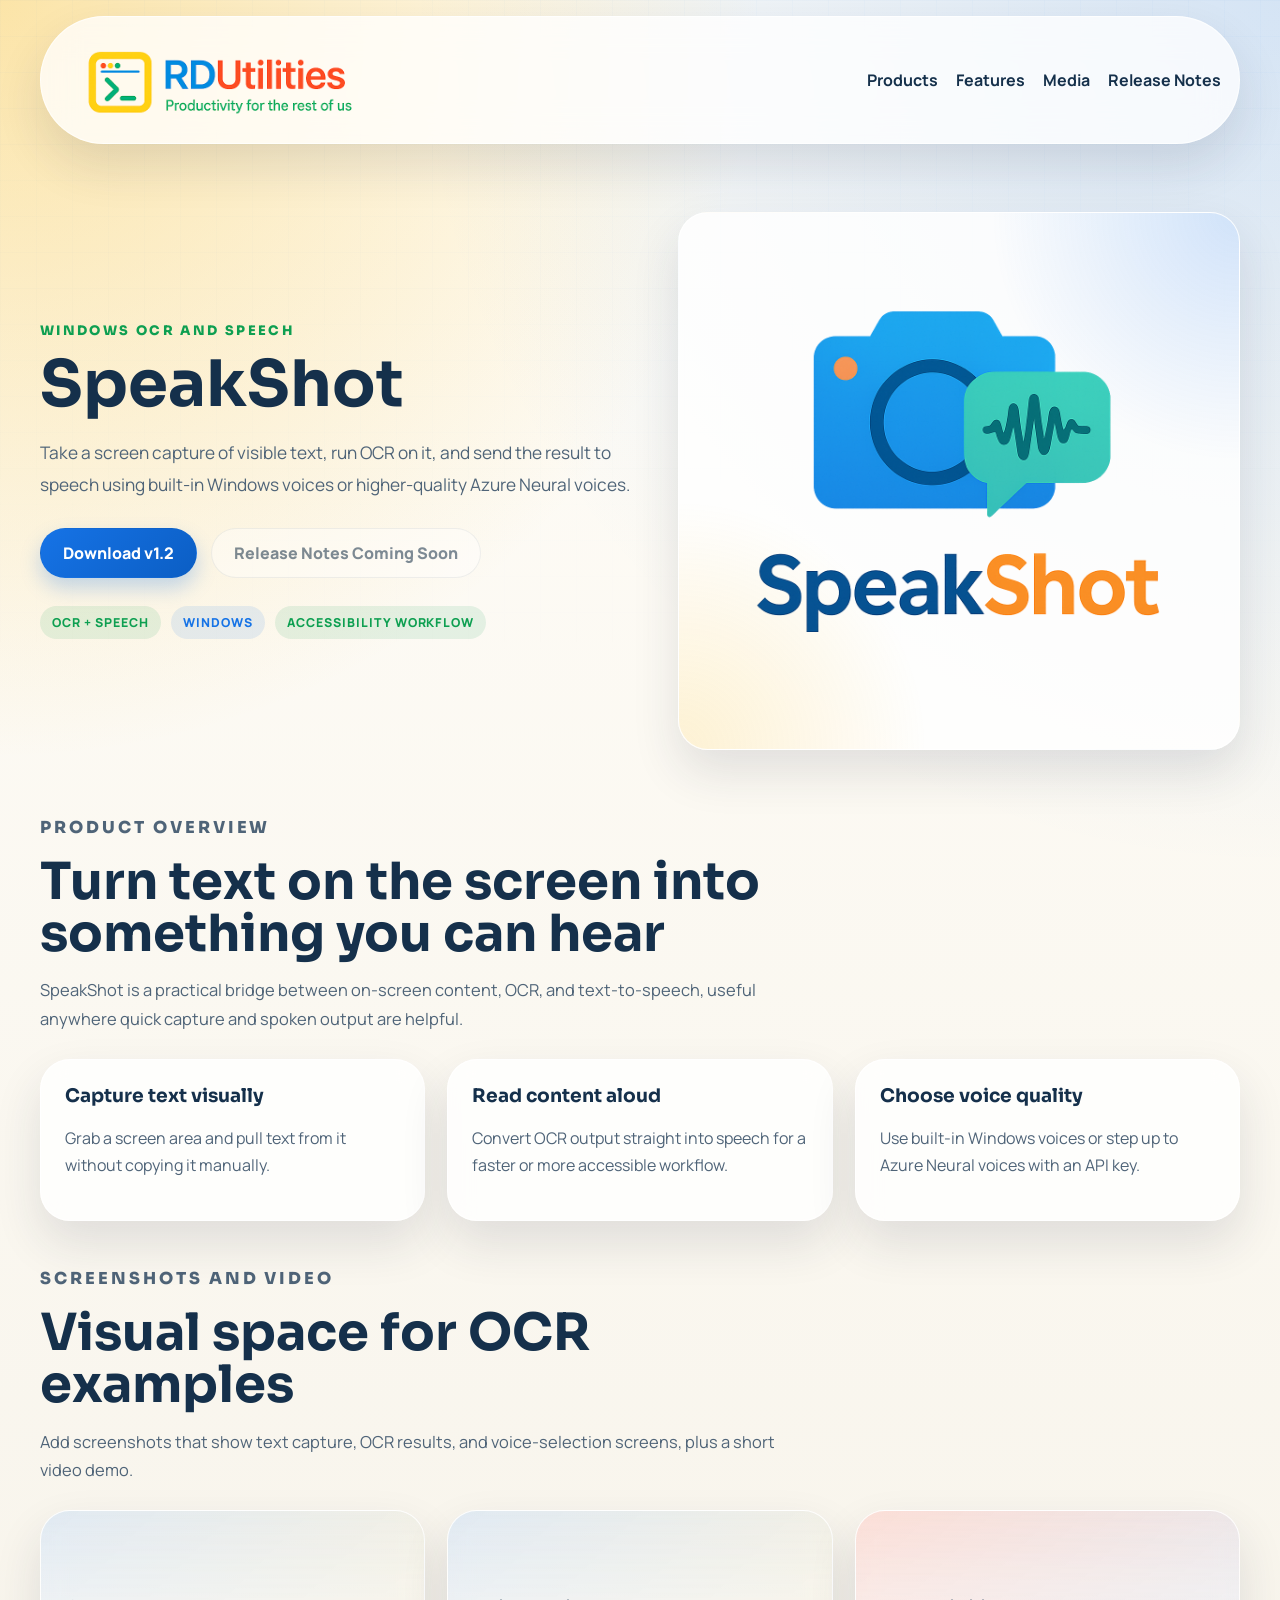
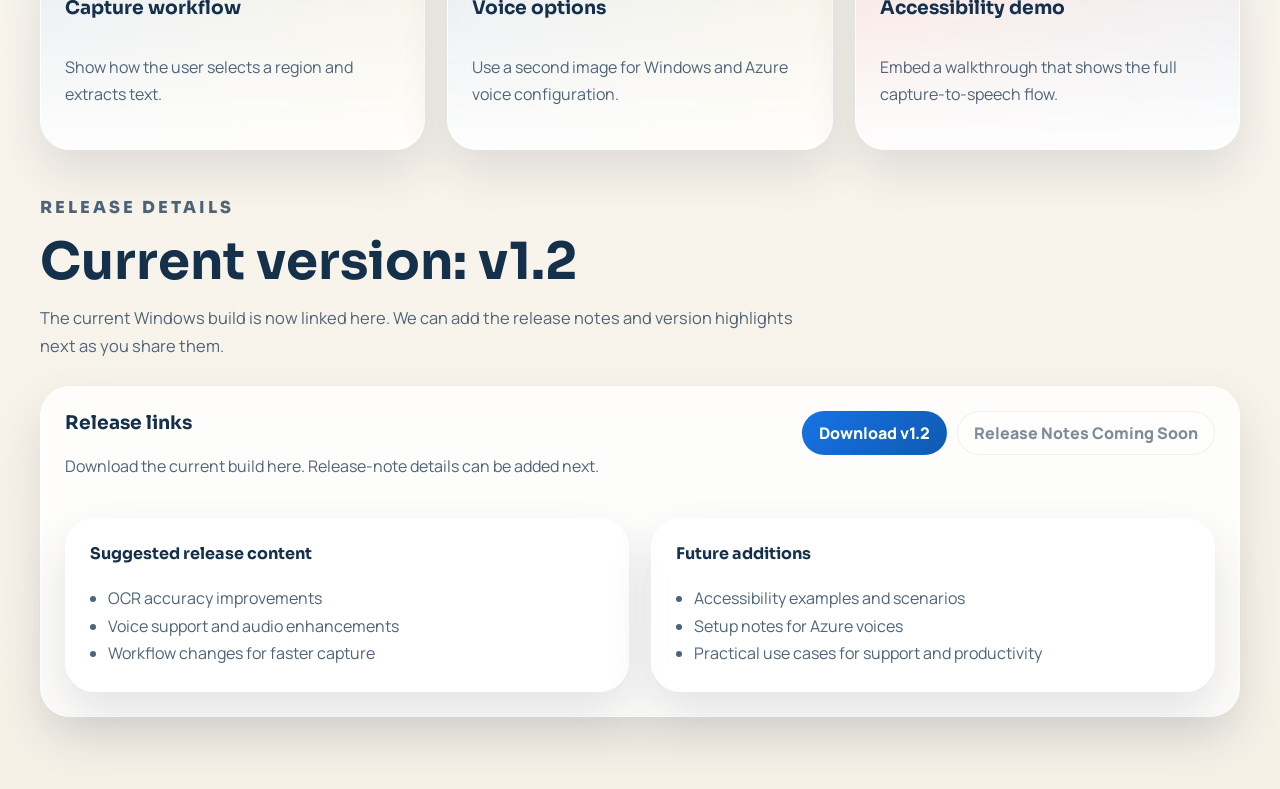
<file: speakshot.html>
<!DOCTYPE html>
<html lang="en">
  <head>
    <meta charset="UTF-8" />
    <meta name="viewport" content="width=device-width, initial-scale=1.0" />
    <title>SpeakShot | RDUtilities</title>
    <meta
      name="description"
      content="SpeakShot captures on-screen text with OCR and converts it into speech using Windows or Azure Neural voices."
    />
    <link rel="icon" href="./favicon.ico" sizes="any" />
    <link rel="icon" type="image/png" sizes="32x32" href="./favicon-32x32.png" />
    <link rel="icon" type="image/png" sizes="16x16" href="./favicon-16x16.png" />
    <link rel="apple-touch-icon" sizes="180x180" href="./apple-touch-icon.png" />
    <link rel="preconnect" href="https://fonts.googleapis.com" />
    <link rel="preconnect" href="https://fonts.gstatic.com" crossorigin />
    <link
      href="https://fonts.googleapis.com/css2?family=Sora:wght@400;500;600;700;800&amp;family=Manrope:wght@400;500;600;700&amp;display=swap"
      rel="stylesheet"
    />
    <link rel="stylesheet" href="./styles.css" />
  </head>
  <body>
    <div class="site-shell">
      <header class="topbar">
        <a class="brand" href="./index.html" aria-label="RDUtilities home">
          <img src="./Logos/RDUtilitiesLogo.png" alt="RDUtilities logo" class="brand__logo" />
        </a>
        <nav class="topbar__nav" aria-label="Primary">
          <a href="./index.html#products">Products</a>
          <a href="#features">Features</a>
          <a href="#media">Media</a>
          <a href="#release-notes">Release Notes</a>
        </nav>
      </header>
      <main class="product-page">
        <section class="product-hero">
          <div class="product-hero__copy">
            <p class="eyebrow">Windows OCR and speech</p>
            <h1>SpeakShot</h1>
            <p class="product-hero__lede">
              Take a screen capture of visible text, run OCR on it, and send the result
              to speech using built-in Windows voices or higher-quality Azure Neural voices.
            </p>
            <div class="hero__actions">
              <a
                class="button button--primary"
                href="https://github.com/RDUtilities/Downloads/releases/download/speakshot-v1.2/SpeakShot-v1.2.zip"
                target="_blank"
                rel="noreferrer"
                >Download v1.2</a
              >
              <a class="button button--secondary product-link--disabled" href="#" aria-disabled="true">Release Notes Coming Soon</a>
            </div>
            <div class="product-page__pills">
              <span class="product-chip">OCR + Speech</span>
              <span class="platform-pill">Windows</span>
              <span class="product-chip">Accessibility Workflow</span>
            </div>
          </div>
          <aside class="product-hero__art" aria-label="SpeakShot logo">
            <div class="product-showcase">
              <img src="./Logos/SpeakShotLogo.png" alt="SpeakShot logo" class="product-showcase__logo" />
            </div>
          </aside>
        </section>
        <section class="section" id="features">
          <div class="section-heading">
            <p class="eyebrow">Product overview</p>
            <h2>Turn text on the screen into something you can hear</h2>
            <p>
              SpeakShot is a practical bridge between on-screen content, OCR, and
              text-to-speech, useful anywhere quick capture and spoken output are helpful.
            </p>
          </div>
          <div class="detail-grid">
            <article class="detail-card"><h3>Capture text visually</h3><p>Grab a screen area and pull text from it without copying it manually.</p></article>
            <article class="detail-card"><h3>Read content aloud</h3><p>Convert OCR output straight into speech for a faster or more accessible workflow.</p></article>
            <article class="detail-card"><h3>Choose voice quality</h3><p>Use built-in Windows voices or step up to Azure Neural voices with an API key.</p></article>
          </div>
        </section>
        <section class="section" id="media">
          <div class="section-heading">
            <p class="eyebrow">Screenshots and video</p>
            <h2>Visual space for OCR examples</h2>
            <p>Add screenshots that show text capture, OCR results, and voice-selection screens, plus a short video demo.</p>
          </div>
          <div class="media-grid">
            <article class="media-card"><h3>Capture workflow</h3><p>Show how the user selects a region and extracts text.</p></article>
            <article class="media-card"><h3>Voice options</h3><p>Use a second image for Windows and Azure voice configuration.</p></article>
            <article class="media-card media-card--video"><h3>Accessibility demo</h3><p>Embed a walkthrough that shows the full capture-to-speech flow.</p></article>
          </div>
        </section>
        <section class="section" id="release-notes">
          <div class="section-heading">
            <p class="eyebrow">Release details</p>
            <h2>Current version: v1.2</h2>
            <p>
              The current Windows build is now linked here. We can add the release notes
              and version highlights next as you share them.
            </p>
          </div>
          <div class="release-panel">
            <div class="release-panel__header">
              <div><h3>Release links</h3><p>Download the current build here. Release-note details can be added next.</p></div>
              <div class="product-card__actions">
                <a
                  class="product-link product-link--primary"
                  href="https://github.com/RDUtilities/Downloads/releases/download/speakshot-v1.2/SpeakShot-v1.2.zip"
                  target="_blank"
                  rel="noreferrer"
                  >Download v1.2</a
                >
                <a class="product-link product-link--disabled" href="#" aria-disabled="true">Release Notes Coming Soon</a>
              </div>
            </div>
            <div class="release-summary">
              <article class="release-summary__card"><h4>Suggested release content</h4><ul><li>OCR accuracy improvements</li><li>Voice support and audio enhancements</li><li>Workflow changes for faster capture</li></ul></article>
              <article class="release-summary__card"><h4>Future additions</h4><ul><li>Accessibility examples and scenarios</li><li>Setup notes for Azure voices</li><li>Practical use cases for support and productivity</li></ul></article>
            </div>
          </div>
        </section>
      </main>
    </div>
  </body>
</html>
</file>
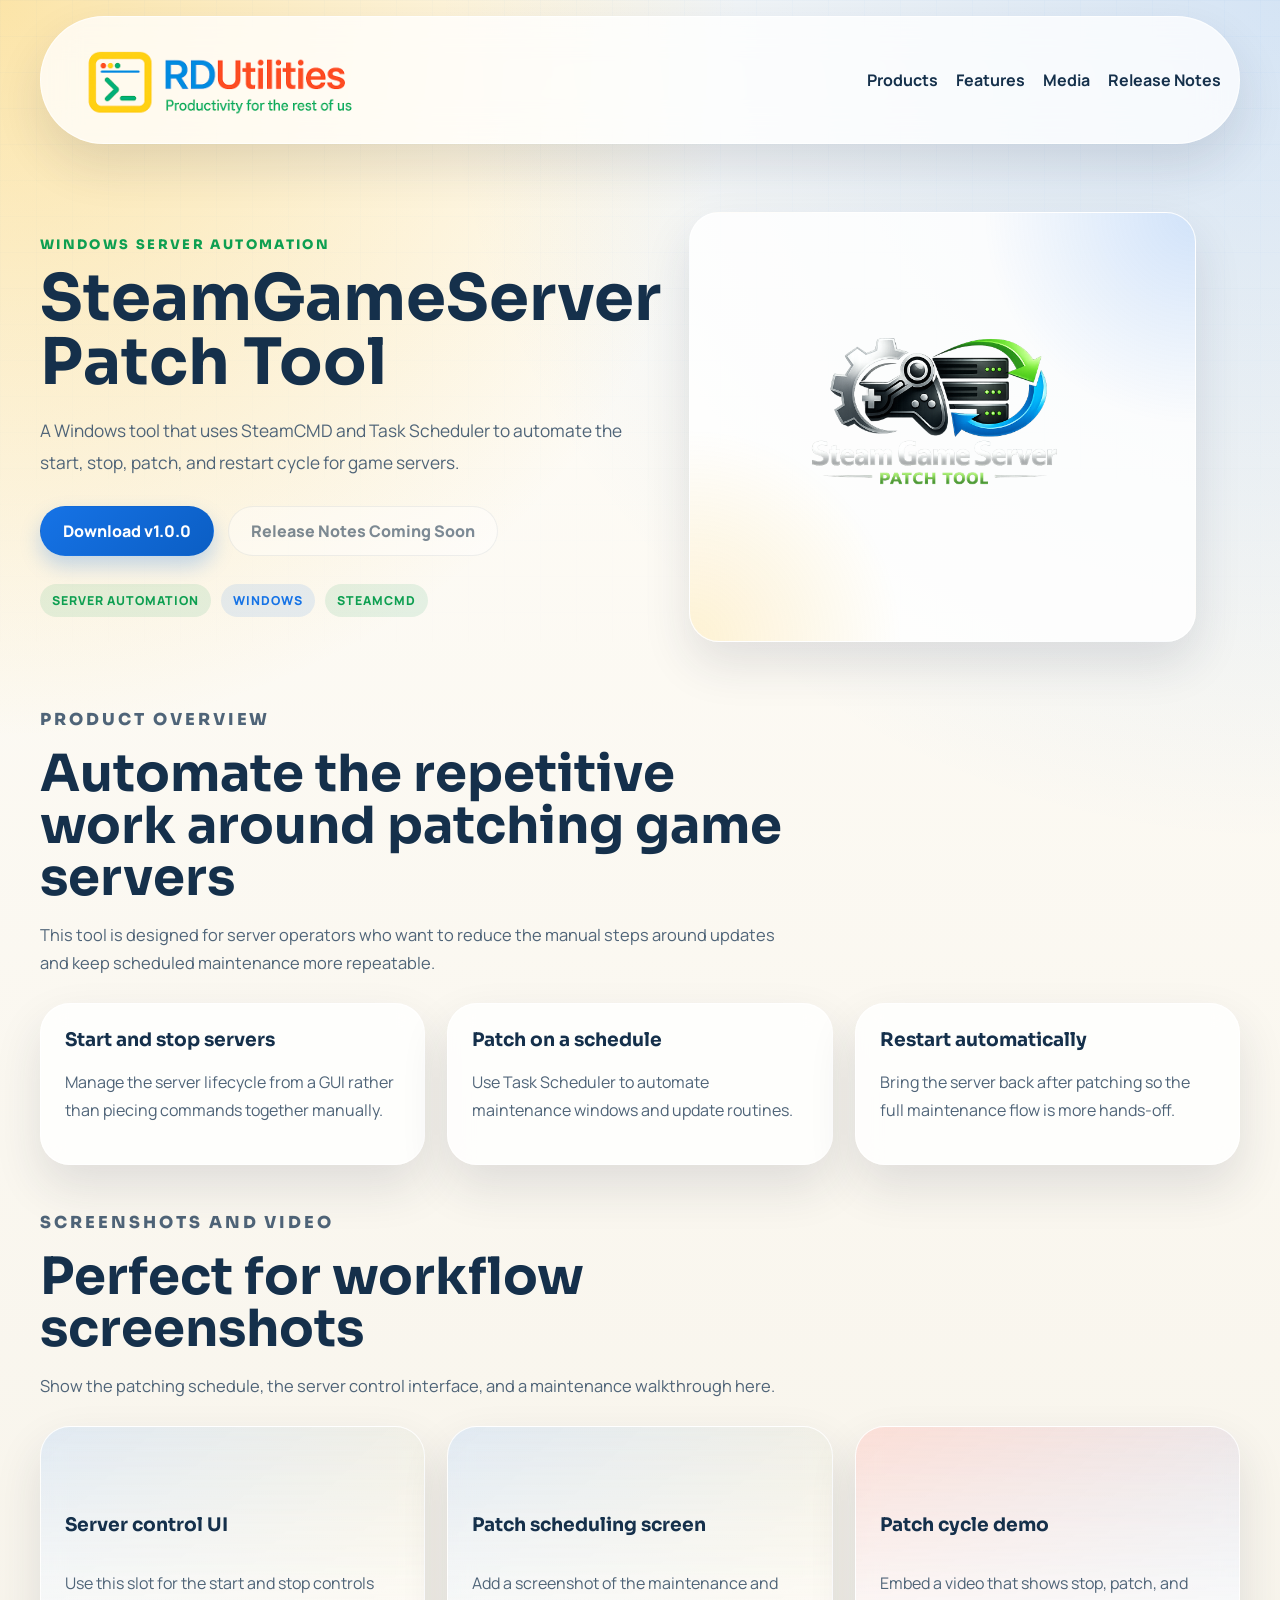
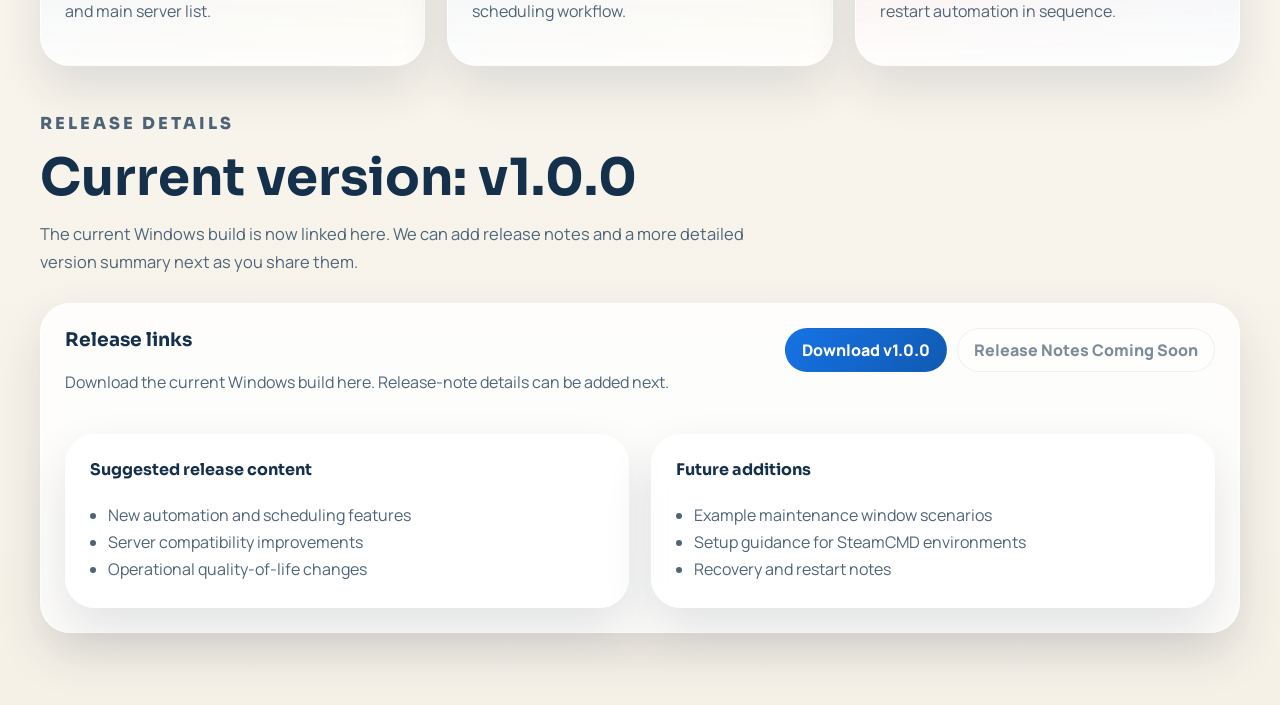
<file: steamgameserver-patch-tool.html>
<!DOCTYPE html>
<html lang="en">
  <head>
    <meta charset="UTF-8" />
    <meta name="viewport" content="width=device-width, initial-scale=1.0" />
    <title>SteamGameServer Patch Tool | RDUtilities</title>
    <meta
      name="description"
      content="SteamGameServer Patch Tool automates starting, stopping, patching, and restarting SteamCMD-managed game servers on Windows."
    />
    <link rel="icon" href="./favicon.ico" sizes="any" />
    <link rel="icon" type="image/png" sizes="32x32" href="./favicon-32x32.png" />
    <link rel="icon" type="image/png" sizes="16x16" href="./favicon-16x16.png" />
    <link rel="apple-touch-icon" sizes="180x180" href="./apple-touch-icon.png" />
    <link rel="preconnect" href="https://fonts.googleapis.com" />
    <link rel="preconnect" href="https://fonts.gstatic.com" crossorigin />
    <link
      href="https://fonts.googleapis.com/css2?family=Sora:wght@400;500;600;700;800&amp;family=Manrope:wght@400;500;600;700&amp;display=swap"
      rel="stylesheet"
    />
    <link rel="stylesheet" href="./styles.css" />
  </head>
  <body>
    <div class="site-shell">
      <header class="topbar">
        <a class="brand" href="./index.html" aria-label="RDUtilities home">
          <img src="./Logos/RDUtilitiesLogo.png" alt="RDUtilities logo" class="brand__logo" />
        </a>
        <nav class="topbar__nav" aria-label="Primary">
          <a href="./index.html#products">Products</a>
          <a href="#features">Features</a>
          <a href="#media">Media</a>
          <a href="#release-notes">Release Notes</a>
        </nav>
      </header>
      <main class="product-page">
        <section class="product-hero">
          <div class="product-hero__copy">
            <p class="eyebrow">Windows server automation</p>
            <h1>SteamGameServer Patch Tool</h1>
            <p class="product-hero__lede">
              A Windows tool that uses SteamCMD and Task Scheduler to automate the
              start, stop, patch, and restart cycle for game servers.
            </p>
            <div class="hero__actions">
              <a
                class="button button--primary"
                href="https://github.com/RDUtilities/Downloads/releases/download/steam-game-server-patch-tool-v1.0.0/SteamGameServerPatchTool-v1.0.0-win-x64.zip"
                target="_blank"
                rel="noreferrer"
                >Download v1.0.0</a
              >
              <a class="button button--secondary product-link--disabled" href="#" aria-disabled="true">Release Notes Coming Soon</a>
            </div>
            <div class="product-page__pills">
              <span class="product-chip">Server Automation</span>
              <span class="platform-pill">Windows</span>
              <span class="product-chip">SteamCMD</span>
            </div>
          </div>
          <aside class="product-hero__art" aria-label="SteamGameServer Patch Tool logo">
            <div class="product-showcase">
              <img src="./Logos/SteamGameServerPatchToolLogo.png" alt="SteamGameServer Patch Tool logo" class="product-showcase__logo" />
            </div>
          </aside>
        </section>
        <section class="section" id="features">
          <div class="section-heading">
            <p class="eyebrow">Product overview</p>
            <h2>Automate the repetitive work around patching game servers</h2>
            <p>
              This tool is designed for server operators who want to reduce the manual
              steps around updates and keep scheduled maintenance more repeatable.
            </p>
          </div>
          <div class="detail-grid">
            <article class="detail-card"><h3>Start and stop servers</h3><p>Manage the server lifecycle from a GUI rather than piecing commands together manually.</p></article>
            <article class="detail-card"><h3>Patch on a schedule</h3><p>Use Task Scheduler to automate maintenance windows and update routines.</p></article>
            <article class="detail-card"><h3>Restart automatically</h3><p>Bring the server back after patching so the full maintenance flow is more hands-off.</p></article>
          </div>
        </section>
        <section class="section" id="media">
          <div class="section-heading">
            <p class="eyebrow">Screenshots and video</p>
            <h2>Perfect for workflow screenshots</h2>
            <p>Show the patching schedule, the server control interface, and a maintenance walkthrough here.</p>
          </div>
          <div class="media-grid">
            <article class="media-card"><h3>Server control UI</h3><p>Use this slot for the start and stop controls and main server list.</p></article>
            <article class="media-card"><h3>Patch scheduling screen</h3><p>Add a screenshot of the maintenance and scheduling workflow.</p></article>
            <article class="media-card media-card--video"><h3>Patch cycle demo</h3><p>Embed a video that shows stop, patch, and restart automation in sequence.</p></article>
          </div>
        </section>
        <section class="section" id="release-notes">
          <div class="section-heading">
            <p class="eyebrow">Release details</p>
            <h2>Current version: v1.0.0</h2>
            <p>
              The current Windows build is now linked here. We can add release notes
              and a more detailed version summary next as you share them.
            </p>
          </div>
          <div class="release-panel">
            <div class="release-panel__header">
              <div><h3>Release links</h3><p>Download the current Windows build here. Release-note details can be added next.</p></div>
              <div class="product-card__actions">
                <a
                  class="product-link product-link--primary"
                  href="https://github.com/RDUtilities/Downloads/releases/download/steam-game-server-patch-tool-v1.0.0/SteamGameServerPatchTool-v1.0.0-win-x64.zip"
                  target="_blank"
                  rel="noreferrer"
                  >Download v1.0.0</a
                >
                <a class="product-link product-link--disabled" href="#" aria-disabled="true">Release Notes Coming Soon</a>
              </div>
            </div>
            <div class="release-summary">
              <article class="release-summary__card"><h4>Suggested release content</h4><ul><li>New automation and scheduling features</li><li>Server compatibility improvements</li><li>Operational quality-of-life changes</li></ul></article>
              <article class="release-summary__card"><h4>Future additions</h4><ul><li>Example maintenance window scenarios</li><li>Setup guidance for SteamCMD environments</li><li>Recovery and restart notes</li></ul></article>
            </div>
          </div>
        </section>
      </main>
    </div>
  </body>
</html>
</file>
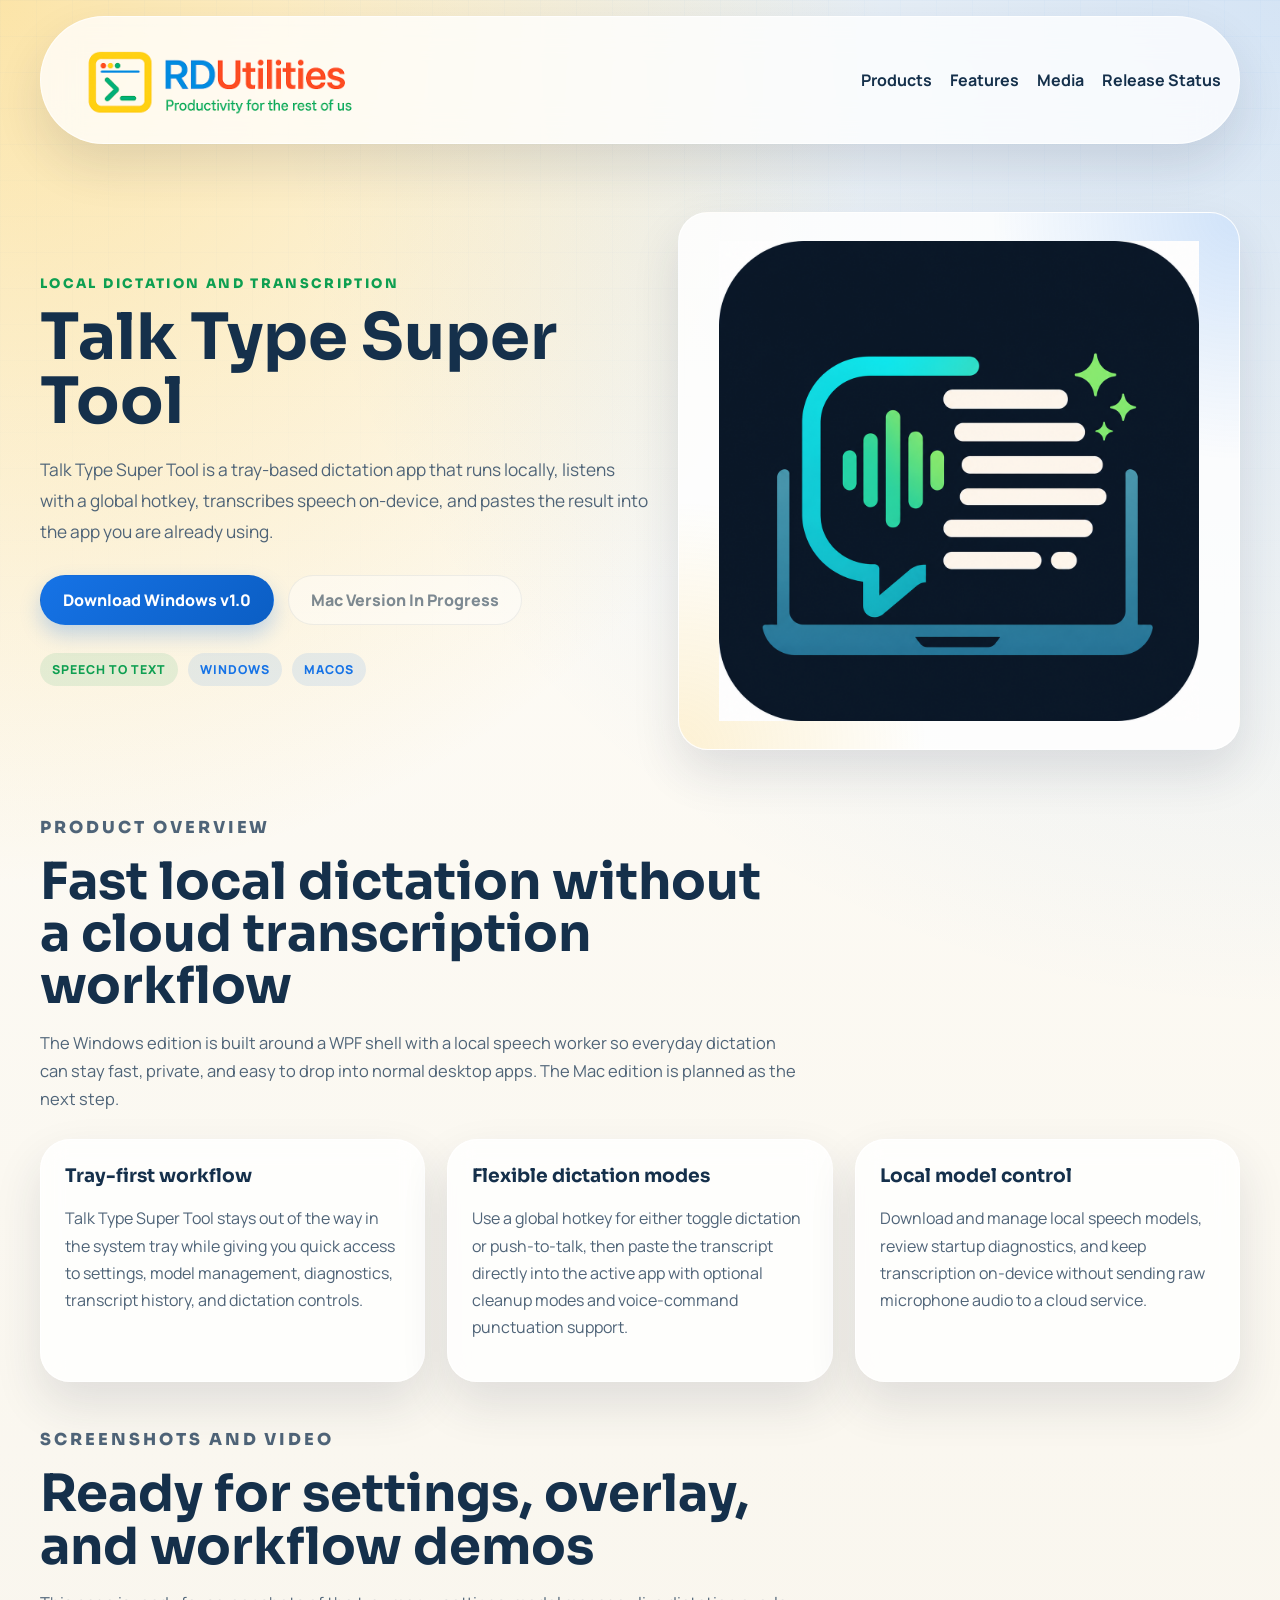
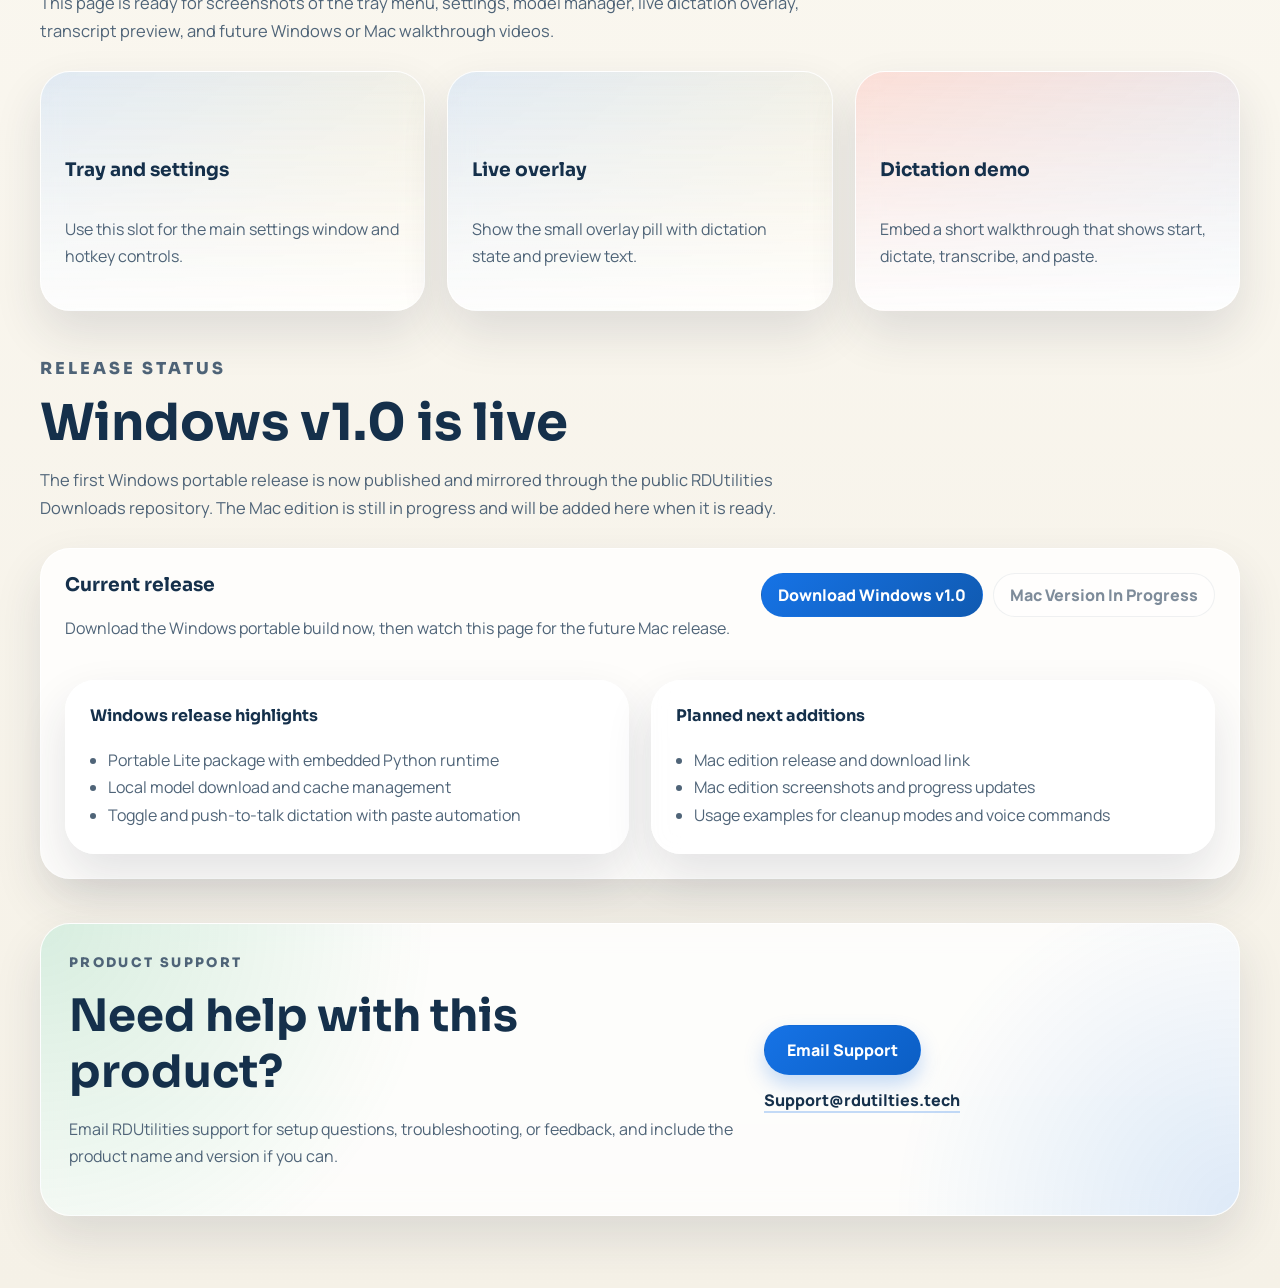
<file: talk-type-supertool.html>
<!DOCTYPE html>
<html lang="en">
  <head>
    <meta charset="UTF-8" />
    <meta name="viewport" content="width=device-width, initial-scale=1.0" />
    <title>Talk Type Super Tool | RDUtilities</title>
    <meta
      name="description"
      content="Talk Type Super Tool is a local dictation app that transcribes speech on-device and pastes it into the app you are already using."
    />
    <link rel="icon" href="./favicon.ico" sizes="any" />
    <link rel="icon" type="image/png" sizes="32x32" href="./favicon-32x32.png" />
    <link rel="icon" type="image/png" sizes="16x16" href="./favicon-16x16.png" />
    <link rel="apple-touch-icon" sizes="180x180" href="./apple-touch-icon.png" />
    <link rel="preconnect" href="https://fonts.googleapis.com" />
    <link rel="preconnect" href="https://fonts.gstatic.com" crossorigin />
    <link
      href="https://fonts.googleapis.com/css2?family=Sora:wght@400;500;600;700;800&amp;family=Manrope:wght@400;500;600;700&amp;display=swap"
      rel="stylesheet"
    />
    <link rel="stylesheet" href="./styles.css" />
  </head>
  <body>
    <div class="site-shell">
      <header class="topbar">
        <a class="brand" href="./index.html" aria-label="RDUtilities home">
          <img src="./Logos/RDUtilitiesLogo.png" alt="RDUtilities logo" class="brand__logo" />
        </a>
        <nav class="topbar__nav" aria-label="Primary">
          <a href="./index.html#products">Products</a>
          <a href="#features">Features</a>
          <a href="#media">Media</a>
          <a href="#release-notes">Release Status</a>
        </nav>
      </header>

      <main class="product-page">
        <section class="product-hero">
          <div class="product-hero__copy">
            <p class="eyebrow">Local dictation and transcription</p>
            <h1>Talk Type Super Tool</h1>
            <p class="product-hero__lede">
              Talk Type Super Tool is a tray-based dictation app that runs locally,
              listens with a global hotkey, transcribes speech on-device, and pastes
              the result into the app you are already using.
            </p>
            <div class="hero__actions">
              <a
                class="button button--primary"
                href="https://github.com/RDUtilities/Downloads/releases/download/talk-type-super-tool-v1.0.0/TalkType-Portable-Lite.zip"
                >Download Windows v1.0</a
              >
              <a class="button button--secondary product-link--disabled" href="#" aria-disabled="true">Mac Version In Progress</a>
            </div>
            <div class="product-page__pills">
              <span class="product-chip">Speech to Text</span>
              <span class="platform-pill">Windows</span>
              <span class="platform-pill">macOS</span>
            </div>
          </div>

          <aside class="product-hero__art" aria-label="Talk Type Super Tool logo">
            <div class="product-showcase">
              <img src="./Logos/TalkTypeSuperToolLogo.png" alt="Talk Type Super Tool logo" class="product-showcase__logo" />
            </div>
          </aside>
        </section>

        <section class="section" id="features">
          <div class="section-heading">
            <p class="eyebrow">Product overview</p>
            <h2>Fast local dictation without a cloud transcription workflow</h2>
            <p>
              The Windows edition is built around a WPF shell with a local speech
              worker so everyday dictation can stay fast, private, and easy to drop
              into normal desktop apps. The Mac edition is planned as the next step.
            </p>
          </div>
          <div class="detail-grid">
            <article class="detail-card">
              <h3>Tray-first workflow</h3>
              <p>
                Talk Type Super Tool stays out of the way in the system tray while
                giving you quick access to settings, model management, diagnostics,
                transcript history, and dictation controls.
              </p>
            </article>
            <article class="detail-card">
              <h3>Flexible dictation modes</h3>
              <p>
                Use a global hotkey for either toggle dictation or push-to-talk,
                then paste the transcript directly into the active app with optional
                cleanup modes and voice-command punctuation support.
              </p>
            </article>
            <article class="detail-card">
              <h3>Local model control</h3>
              <p>
                Download and manage local speech models, review startup diagnostics,
                and keep transcription on-device without sending raw microphone
                audio to a cloud service.
              </p>
            </article>
          </div>
        </section>

        <section class="section" id="media">
          <div class="section-heading">
            <p class="eyebrow">Screenshots and video</p>
            <h2>Ready for settings, overlay, and workflow demos</h2>
            <p>
              This page is ready for screenshots of the tray menu, settings, model
              manager, live dictation overlay, transcript preview, and future
              Windows or Mac walkthrough videos.
            </p>
          </div>
          <div class="media-grid">
            <article class="media-card">
              <h3>Tray and settings</h3>
              <p>Use this slot for the main settings window and hotkey controls.</p>
            </article>
            <article class="media-card">
              <h3>Live overlay</h3>
              <p>Show the small overlay pill with dictation state and preview text.</p>
            </article>
            <article class="media-card media-card--video">
              <h3>Dictation demo</h3>
              <p>Embed a short walkthrough that shows start, dictate, transcribe, and paste.</p>
            </article>
          </div>
        </section>

        <section class="section" id="release-notes">
          <div class="section-heading">
            <p class="eyebrow">Release status</p>
            <h2>Windows v1.0 is live</h2>
            <p>
              The first Windows portable release is now published and mirrored
              through the public RDUtilities Downloads repository. The Mac edition
              is still in progress and will be added here when it is ready.
            </p>
          </div>
          <div class="release-panel">
            <div class="release-panel__header">
              <div>
                <h3>Current release</h3>
                <p>Download the Windows portable build now, then watch this page for the future Mac release.</p>
              </div>
              <div class="product-card__actions">
                <a
                  class="product-link product-link--primary"
                  href="https://github.com/RDUtilities/Downloads/releases/download/talk-type-super-tool-v1.0.0/TalkType-Portable-Lite.zip"
                  >Download Windows v1.0</a
                >
                <a class="product-link product-link--disabled" href="#" aria-disabled="true">Mac Version In Progress</a>
              </div>
            </div>
            <div class="release-summary">
              <article class="release-summary__card">
                <h4>Windows release highlights</h4>
                <ul>
                  <li>Portable Lite package with embedded Python runtime</li>
                  <li>Local model download and cache management</li>
                  <li>Toggle and push-to-talk dictation with paste automation</li>
                </ul>
              </article>
              <article class="release-summary__card">
                <h4>Planned next additions</h4>
                <ul>
                  <li>Mac edition release and download link</li>
                  <li>Mac edition screenshots and progress updates</li>
                  <li>Usage examples for cleanup modes and voice commands</li>
                </ul>
              </article>
            </div>
          </div>
        </section>

        <section class="section" id="support">
          <div class="support-panel">
            <div>
              <p class="eyebrow">Product Support</p>
              <h2>Need help with this product?</h2>
              <p>
                Email RDUtilities support for setup questions, troubleshooting,
                or feedback, and include the product name and version if you can.
              </p>
            </div>
            <div class="support-panel__actions">
              <a class="button button--primary" href="mailto:Support@rdutilties.tech">
                Email Support
              </a>
              <a class="support-panel__email" href="mailto:Support@rdutilties.tech">
                Support@rdutilties.tech
              </a>
            </div>
          </div>
        </section>
      </main>
    </div>
  </body>
</html>
</file>
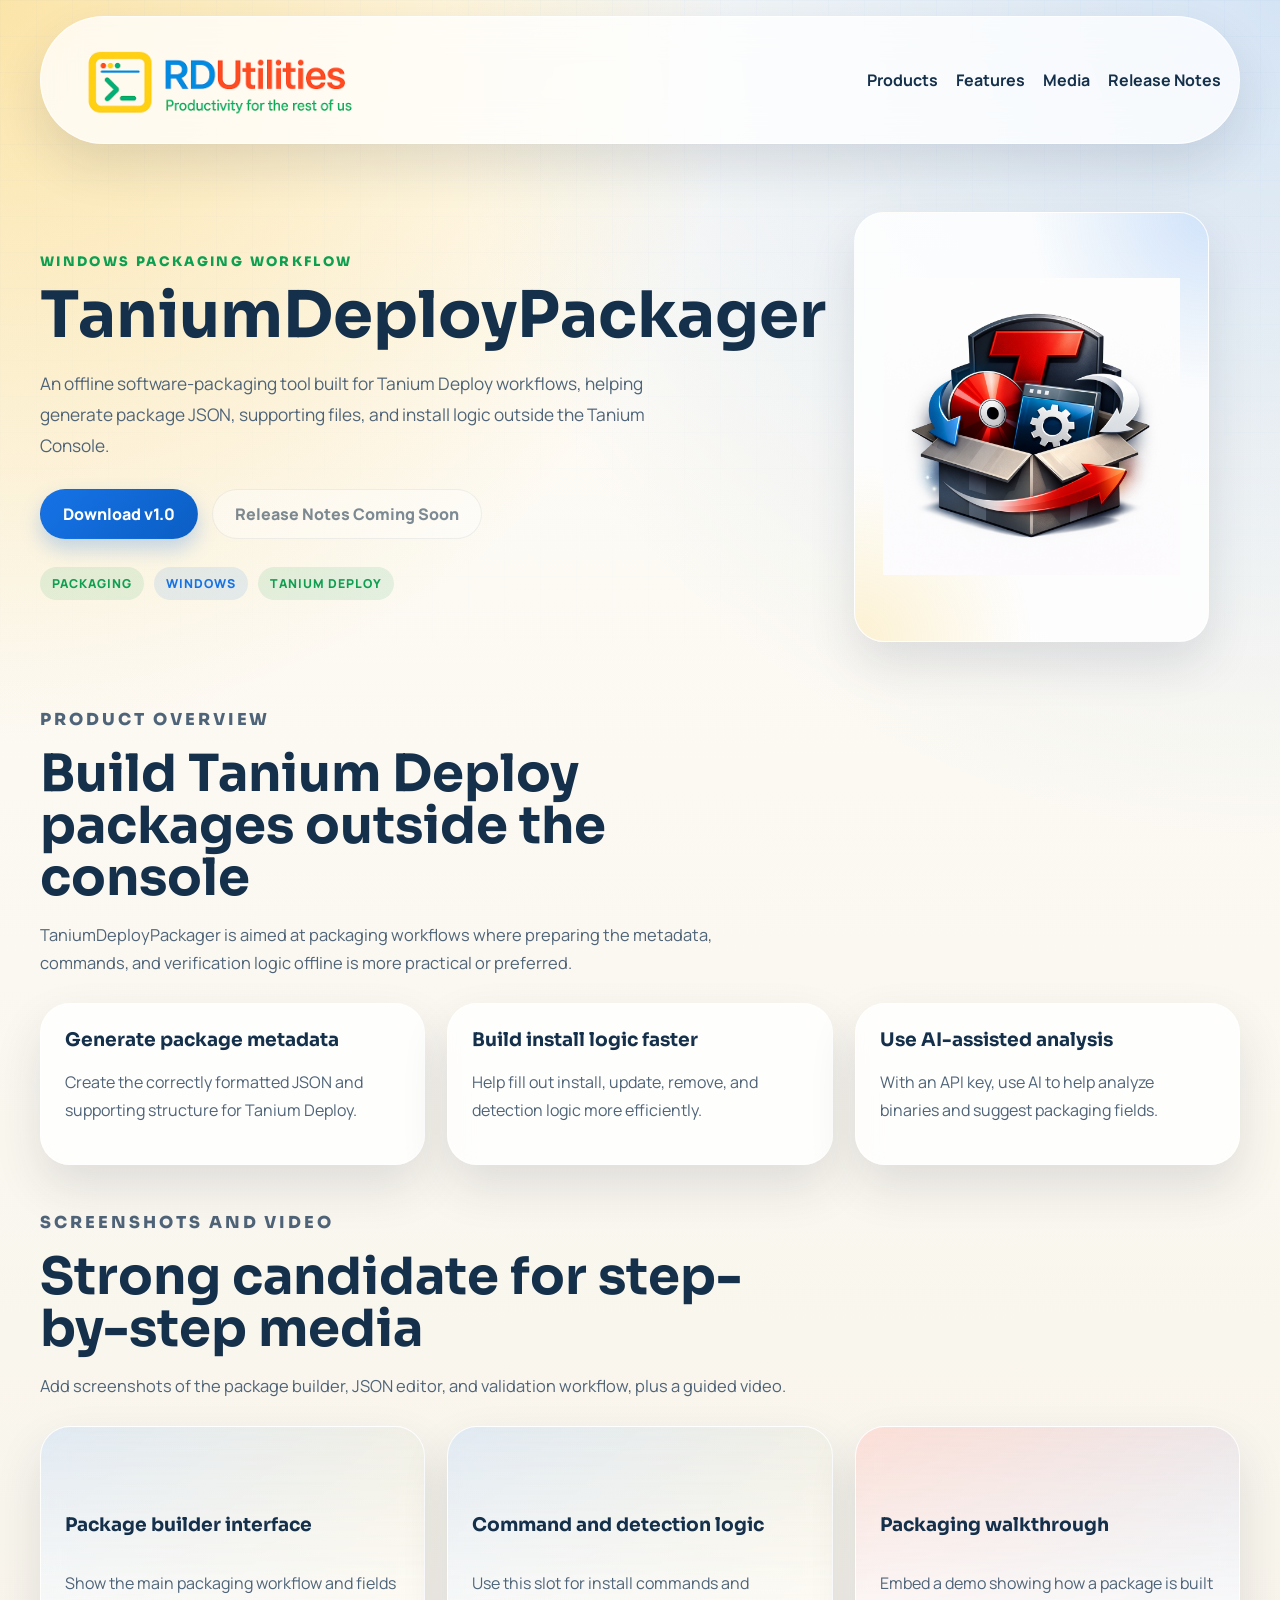
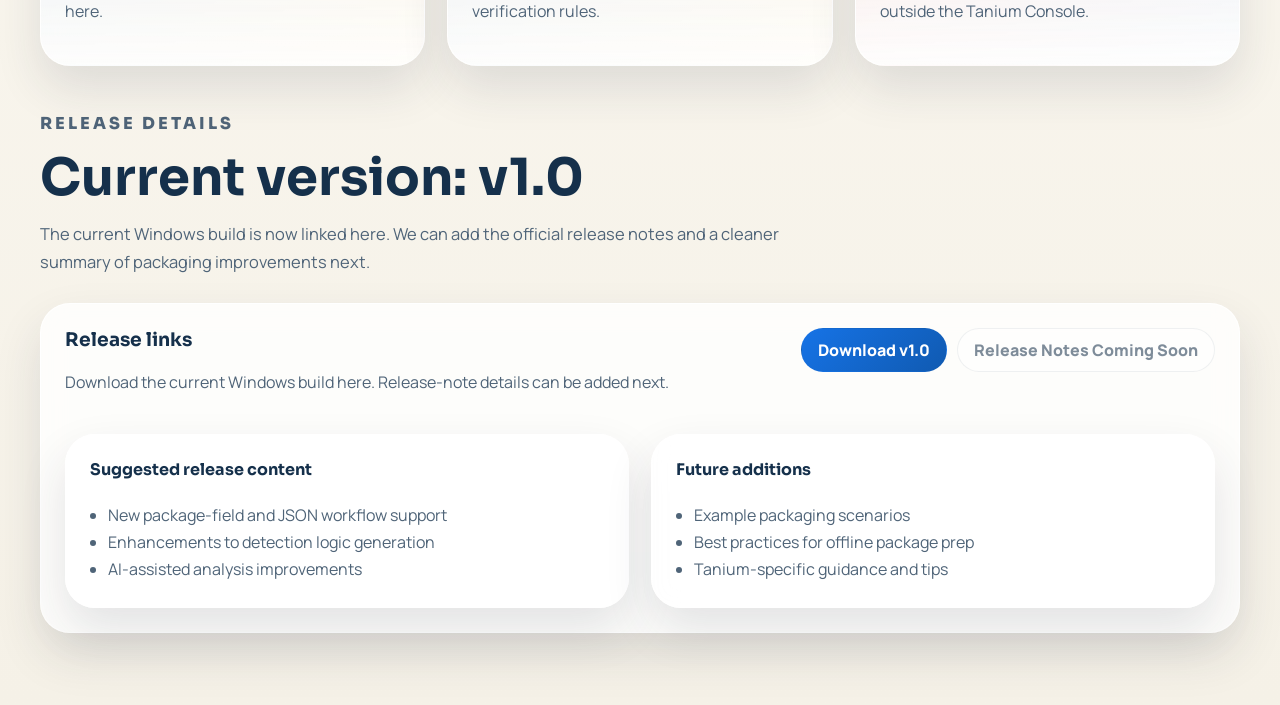
<file: taniumdeploypackager.html>
<!DOCTYPE html>
<html lang="en">
  <head>
    <meta charset="UTF-8" />
    <meta name="viewport" content="width=device-width, initial-scale=1.0" />
    <title>TaniumDeployPackager | RDUtilities</title>
    <meta
      name="description"
      content="TaniumDeployPackager is an offline software-packaging tool for Tanium Deploy that helps create package metadata and install logic."
    />
    <link rel="icon" href="./favicon.ico" sizes="any" />
    <link rel="icon" type="image/png" sizes="32x32" href="./favicon-32x32.png" />
    <link rel="icon" type="image/png" sizes="16x16" href="./favicon-16x16.png" />
    <link rel="apple-touch-icon" sizes="180x180" href="./apple-touch-icon.png" />
    <link rel="preconnect" href="https://fonts.googleapis.com" />
    <link rel="preconnect" href="https://fonts.gstatic.com" crossorigin />
    <link
      href="https://fonts.googleapis.com/css2?family=Sora:wght@400;500;600;700;800&amp;family=Manrope:wght@400;500;600;700&amp;display=swap"
      rel="stylesheet"
    />
    <link rel="stylesheet" href="./styles.css" />
  </head>
  <body>
    <div class="site-shell">
      <header class="topbar">
        <a class="brand" href="./index.html" aria-label="RDUtilities home">
          <img src="./Logos/RDUtilitiesLogo.png" alt="RDUtilities logo" class="brand__logo" />
        </a>
        <nav class="topbar__nav" aria-label="Primary">
          <a href="./index.html#products">Products</a>
          <a href="#features">Features</a>
          <a href="#media">Media</a>
          <a href="#release-notes">Release Notes</a>
        </nav>
      </header>
      <main class="product-page">
        <section class="product-hero">
          <div class="product-hero__copy">
            <p class="eyebrow">Windows packaging workflow</p>
            <h1>TaniumDeployPackager</h1>
            <p class="product-hero__lede">
              An offline software-packaging tool built for Tanium Deploy workflows,
              helping generate package JSON, supporting files, and install logic
              outside the Tanium Console.
            </p>
            <div class="hero__actions">
              <a
                class="button button--primary"
                href="https://github.com/RDUtilities/TaniumDeployPackageBuilder/releases/download/v1.0/TaniumDeployPackager-v1.0.zip"
                target="_blank"
                rel="noreferrer"
                >Download v1.0</a
              >
              <a class="button button--secondary product-link--disabled" href="#" aria-disabled="true">Release Notes Coming Soon</a>
            </div>
            <div class="product-page__pills">
              <span class="product-chip">Packaging</span>
              <span class="platform-pill">Windows</span>
              <span class="product-chip">Tanium Deploy</span>
            </div>
          </div>
          <aside class="product-hero__art" aria-label="TaniumDeployPackager logo">
            <div class="product-showcase">
              <img src="./Logos/TaniumDeployPackagerLogo.png" alt="TaniumDeployPackager logo" class="product-showcase__logo" />
            </div>
          </aside>
        </section>
        <section class="section" id="features">
          <div class="section-heading">
            <p class="eyebrow">Product overview</p>
            <h2>Build Tanium Deploy packages outside the console</h2>
            <p>
              TaniumDeployPackager is aimed at packaging workflows where preparing the
              metadata, commands, and verification logic offline is more practical or preferred.
            </p>
          </div>
          <div class="detail-grid">
            <article class="detail-card"><h3>Generate package metadata</h3><p>Create the correctly formatted JSON and supporting structure for Tanium Deploy.</p></article>
            <article class="detail-card"><h3>Build install logic faster</h3><p>Help fill out install, update, remove, and detection logic more efficiently.</p></article>
            <article class="detail-card"><h3>Use AI-assisted analysis</h3><p>With an API key, use AI to help analyze binaries and suggest packaging fields.</p></article>
          </div>
        </section>
        <section class="section" id="media">
          <div class="section-heading">
            <p class="eyebrow">Screenshots and video</p>
            <h2>Strong candidate for step-by-step media</h2>
            <p>Add screenshots of the package builder, JSON editor, and validation workflow, plus a guided video.</p>
          </div>
          <div class="media-grid">
            <article class="media-card"><h3>Package builder interface</h3><p>Show the main packaging workflow and fields here.</p></article>
            <article class="media-card"><h3>Command and detection logic</h3><p>Use this slot for install commands and verification rules.</p></article>
            <article class="media-card media-card--video"><h3>Packaging walkthrough</h3><p>Embed a demo showing how a package is built outside the Tanium Console.</p></article>
          </div>
        </section>
        <section class="section" id="release-notes">
          <div class="section-heading">
            <p class="eyebrow">Release details</p>
            <h2>Current version: v1.0</h2>
            <p>
              The current Windows build is now linked here. We can add the official release
              notes and a cleaner summary of packaging improvements next.
            </p>
          </div>
          <div class="release-panel">
            <div class="release-panel__header">
              <div><h3>Release links</h3><p>Download the current Windows build here. Release-note details can be added next.</p></div>
              <div class="product-card__actions">
                <a
                  class="product-link product-link--primary"
                  href="https://github.com/RDUtilities/TaniumDeployPackageBuilder/releases/download/v1.0/TaniumDeployPackager-v1.0.zip"
                  target="_blank"
                  rel="noreferrer"
                  >Download v1.0</a
                >
                <a class="product-link product-link--disabled" href="#" aria-disabled="true">Release Notes Coming Soon</a>
              </div>
            </div>
            <div class="release-summary">
              <article class="release-summary__card"><h4>Suggested release content</h4><ul><li>New package-field and JSON workflow support</li><li>Enhancements to detection logic generation</li><li>AI-assisted analysis improvements</li></ul></article>
              <article class="release-summary__card"><h4>Future additions</h4><ul><li>Example packaging scenarios</li><li>Best practices for offline package prep</li><li>Tanium-specific guidance and tips</li></ul></article>
            </div>
          </div>
        </section>
      </main>
    </div>
  </body>
</html>
</file>
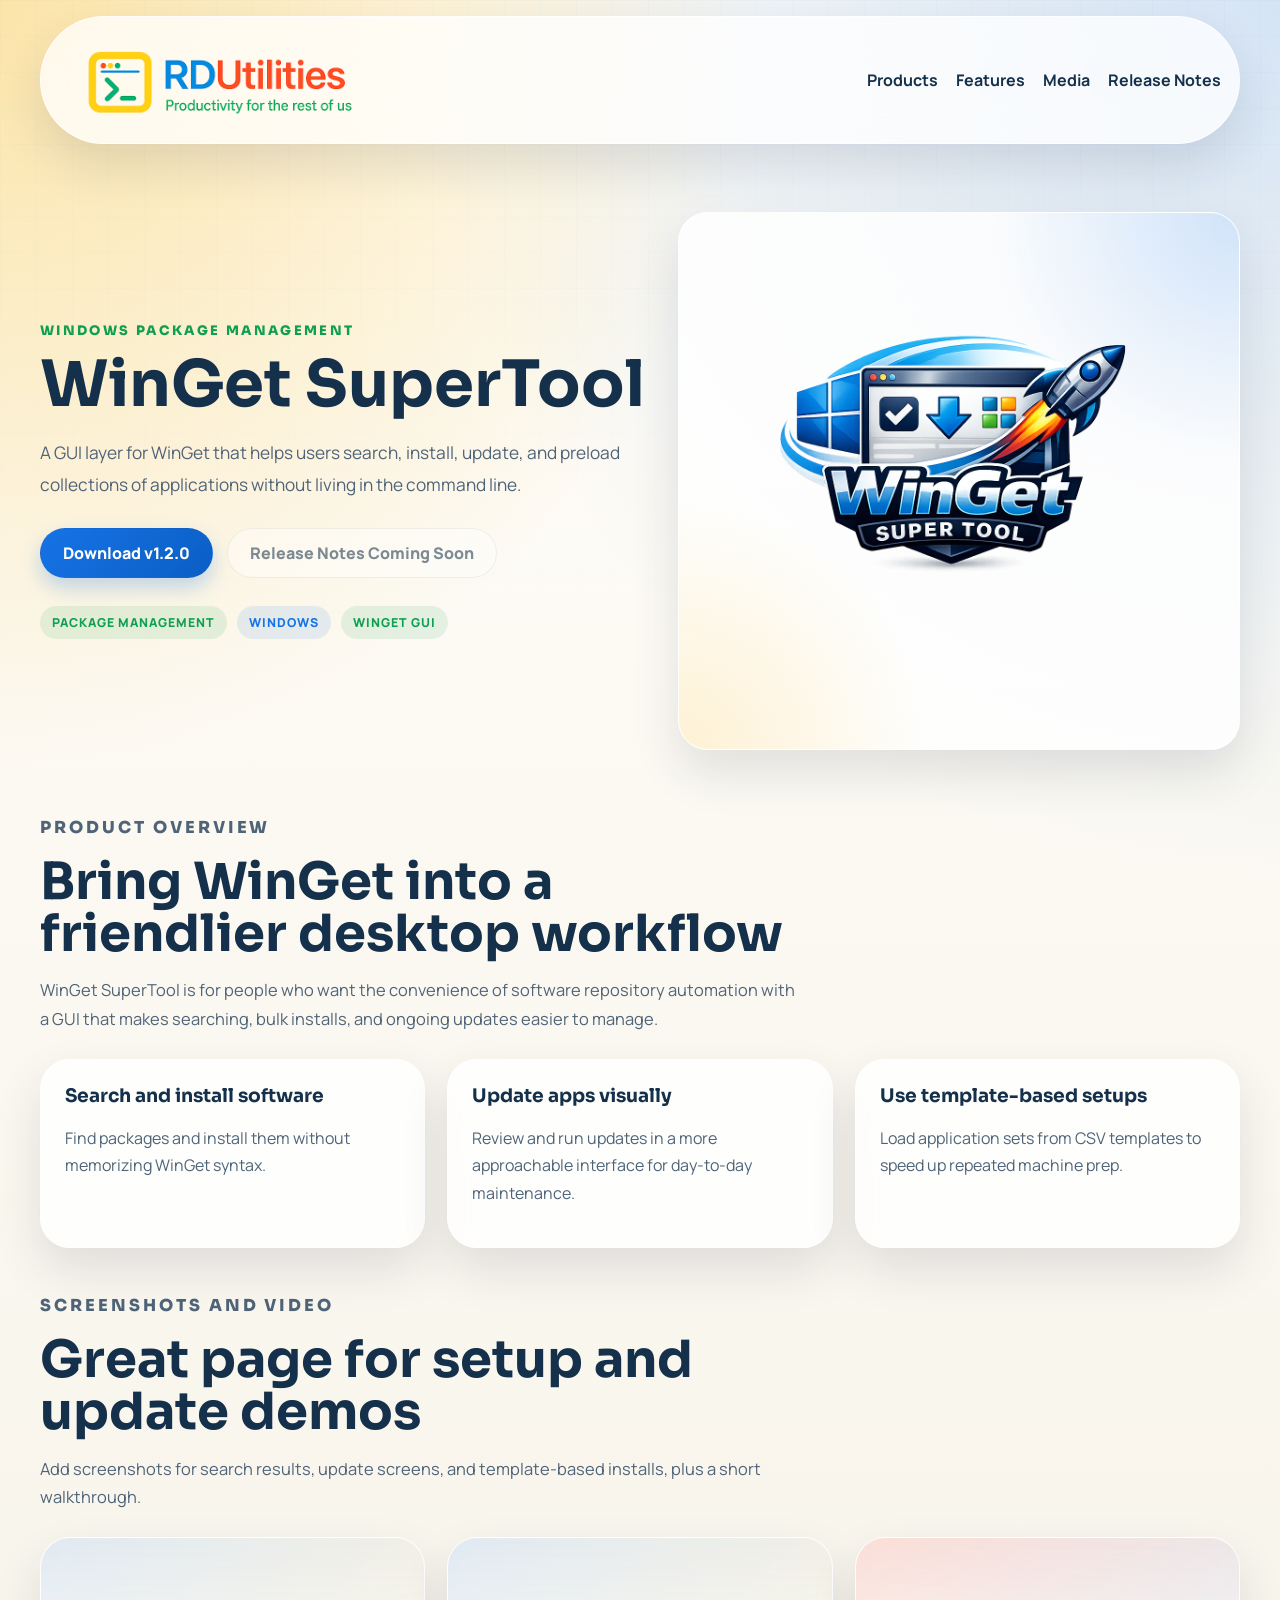
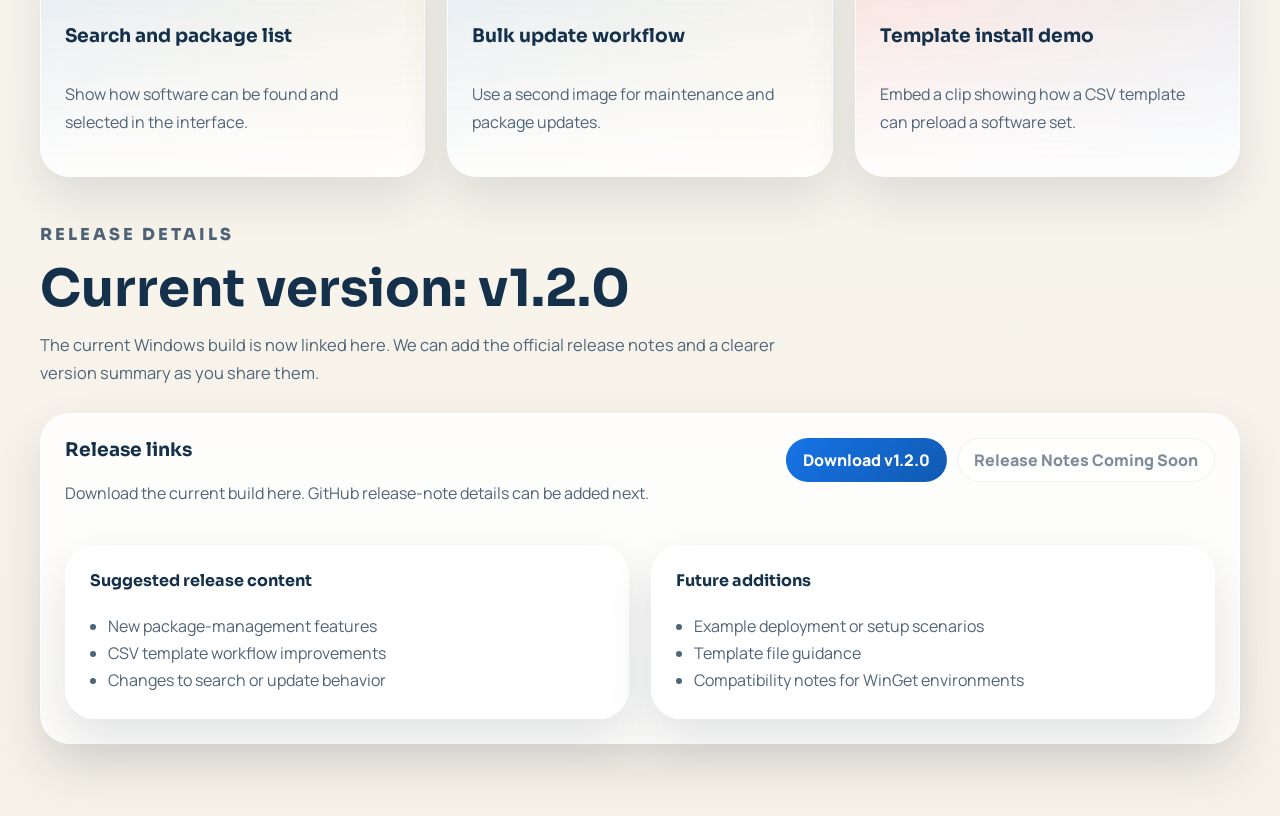
<file: winget-supertool.html>
<!DOCTYPE html>
<html lang="en">
  <head>
    <meta charset="UTF-8" />
    <meta name="viewport" content="width=device-width, initial-scale=1.0" />
    <title>WinGet SuperTool | RDUtilities</title>
    <meta
      name="description"
      content="WinGet SuperTool is a Windows GUI for searching, installing, and updating software through the WinGet ecosystem."
    />
    <link rel="icon" href="./favicon.ico" sizes="any" />
    <link rel="icon" type="image/png" sizes="32x32" href="./favicon-32x32.png" />
    <link rel="icon" type="image/png" sizes="16x16" href="./favicon-16x16.png" />
    <link rel="apple-touch-icon" sizes="180x180" href="./apple-touch-icon.png" />
    <link rel="preconnect" href="https://fonts.googleapis.com" />
    <link rel="preconnect" href="https://fonts.gstatic.com" crossorigin />
    <link
      href="https://fonts.googleapis.com/css2?family=Sora:wght@400;500;600;700;800&amp;family=Manrope:wght@400;500;600;700&amp;display=swap"
      rel="stylesheet"
    />
    <link rel="stylesheet" href="./styles.css" />
  </head>
  <body>
    <div class="site-shell">
      <header class="topbar">
        <a class="brand" href="./index.html" aria-label="RDUtilities home">
          <img src="./Logos/RDUtilitiesLogo.png" alt="RDUtilities logo" class="brand__logo" />
        </a>
        <nav class="topbar__nav" aria-label="Primary">
          <a href="./index.html#products">Products</a>
          <a href="#features">Features</a>
          <a href="#media">Media</a>
          <a href="#release-notes">Release Notes</a>
        </nav>
      </header>
      <main class="product-page">
        <section class="product-hero">
          <div class="product-hero__copy">
            <p class="eyebrow">Windows package management</p>
            <h1>WinGet SuperTool</h1>
            <p class="product-hero__lede">
              A GUI layer for WinGet that helps users search, install, update, and
              preload collections of applications without living in the command line.
            </p>
            <div class="hero__actions">
              <a
                class="button button--primary"
                href="https://github.com/RDUtilities/Downloads/releases/download/winget-super-tool-v1.2.0/WinGetSuperTool.zip"
                target="_blank"
                rel="noreferrer"
                >Download v1.2.0</a
              >
              <a class="button button--secondary product-link--disabled" href="#" aria-disabled="true">Release Notes Coming Soon</a>
            </div>
            <div class="product-page__pills">
              <span class="product-chip">Package Management</span>
              <span class="platform-pill">Windows</span>
              <span class="product-chip">WinGet GUI</span>
            </div>
          </div>
          <aside class="product-hero__art" aria-label="WinGet SuperTool logo">
            <div class="product-showcase">
              <img src="./Logos/WinGetSuperToolLogo.png" alt="WinGet SuperTool logo" class="product-showcase__logo" />
            </div>
          </aside>
        </section>
        <section class="section" id="features">
          <div class="section-heading">
            <p class="eyebrow">Product overview</p>
            <h2>Bring WinGet into a friendlier desktop workflow</h2>
            <p>
              WinGet SuperTool is for people who want the convenience of software
              repository automation with a GUI that makes searching, bulk installs,
              and ongoing updates easier to manage.
            </p>
          </div>
          <div class="detail-grid">
            <article class="detail-card"><h3>Search and install software</h3><p>Find packages and install them without memorizing WinGet syntax.</p></article>
            <article class="detail-card"><h3>Update apps visually</h3><p>Review and run updates in a more approachable interface for day-to-day maintenance.</p></article>
            <article class="detail-card"><h3>Use template-based setups</h3><p>Load application sets from CSV templates to speed up repeated machine prep.</p></article>
          </div>
        </section>
        <section class="section" id="media">
          <div class="section-heading">
            <p class="eyebrow">Screenshots and video</p>
            <h2>Great page for setup and update demos</h2>
            <p>Add screenshots for search results, update screens, and template-based installs, plus a short walkthrough.</p>
          </div>
          <div class="media-grid">
            <article class="media-card"><h3>Search and package list</h3><p>Show how software can be found and selected in the interface.</p></article>
            <article class="media-card"><h3>Bulk update workflow</h3><p>Use a second image for maintenance and package updates.</p></article>
            <article class="media-card media-card--video"><h3>Template install demo</h3><p>Embed a clip showing how a CSV template can preload a software set.</p></article>
          </div>
        </section>
        <section class="section" id="release-notes">
          <div class="section-heading">
            <p class="eyebrow">Release details</p>
            <h2>Current version: v1.2.0</h2>
            <p>
              The current Windows build is now linked here. We can add the official release
              notes and a clearer version summary as you share them.
            </p>
          </div>
          <div class="release-panel">
            <div class="release-panel__header">
              <div><h3>Release links</h3><p>Download the current build here. GitHub release-note details can be added next.</p></div>
              <div class="product-card__actions">
                <a
                  class="product-link product-link--primary"
                  href="https://github.com/RDUtilities/Downloads/releases/download/winget-super-tool-v1.2.0/WinGetSuperTool.zip"
                  target="_blank"
                  rel="noreferrer"
                  >Download v1.2.0</a
                >
                <a class="product-link product-link--disabled" href="#" aria-disabled="true">Release Notes Coming Soon</a>
              </div>
            </div>
            <div class="release-summary">
              <article class="release-summary__card"><h4>Suggested release content</h4><ul><li>New package-management features</li><li>CSV template workflow improvements</li><li>Changes to search or update behavior</li></ul></article>
              <article class="release-summary__card"><h4>Future additions</h4><ul><li>Example deployment or setup scenarios</li><li>Template file guidance</li><li>Compatibility notes for WinGet environments</li></ul></article>
            </div>
          </div>
        </section>
      </main>
    </div>
  </body>
</html>
</file>
<file: styles.css>
:root {
  --bg: #f5f1e7;
  --surface: rgba(255, 255, 255, 0.8);
  --surface-strong: #ffffff;
  --ink: #15304b;
  --muted: #4f6478;
  --line: rgba(21, 48, 75, 0.12);
  --blue: #1673e6;
  --red: #ff4b37;
  --green: #0e9f51;
  --gold: #f5b613;
  --shadow: 0 22px 48px rgba(32, 44, 64, 0.12);
  --radius-lg: 30px;
  --radius-md: 20px;
  --radius-sm: 14px;
  --content-width: 1200px;
}

* {
  box-sizing: border-box;
}

html {
  scroll-behavior: smooth;
}

body {
  margin: 0;
  font-family: "Manrope", sans-serif;
  color: var(--ink);
  background:
    radial-gradient(circle at top left, rgba(245, 182, 19, 0.35), transparent 28%),
    radial-gradient(circle at top right, rgba(22, 115, 230, 0.18), transparent 32%),
    linear-gradient(180deg, #fffdf8 0%, var(--bg) 100%);
}

body::before {
  content: "";
  position: fixed;
  inset: 0;
  pointer-events: none;
  background-image:
    linear-gradient(rgba(22, 115, 230, 0.04) 1px, transparent 1px),
    linear-gradient(90deg, rgba(22, 115, 230, 0.04) 1px, transparent 1px);
  background-size: 36px 36px;
  mask-image: linear-gradient(180deg, rgba(0, 0, 0, 0.45), transparent 80%);
}

@keyframes rise-in {
  from {
    opacity: 0;
    transform: translateY(20px);
  }

  to {
    opacity: 1;
    transform: translateY(0);
  }
}

.site-shell {
  width: min(calc(100% - 32px), var(--content-width));
  margin: 0 auto;
  padding-bottom: 72px;
}

.topbar {
  position: sticky;
  top: 12px;
  z-index: 10;
  display: flex;
  align-items: center;
  justify-content: space-between;
  gap: 16px;
  margin-top: 16px;
  padding: 14px 18px;
  background: rgba(255, 255, 255, 0.76);
  border: 1px solid rgba(255, 255, 255, 0.7);
  border-radius: 999px;
  backdrop-filter: blur(18px);
  box-shadow: var(--shadow);
}

.brand {
  display: inline-flex;
  align-items: center;
}

.brand__logo {
  width: min(310px, 55vw);
  height: auto;
}

.topbar__nav {
  display: flex;
  flex-wrap: wrap;
  justify-content: flex-end;
  gap: 18px;
}

.topbar__nav a,
.button,
.platform-filter {
  transition:
    transform 180ms ease,
    box-shadow 180ms ease,
    background-color 180ms ease,
    color 180ms ease,
    border-color 180ms ease;
}

.topbar__nav a {
  color: var(--ink);
  text-decoration: none;
  font-weight: 700;
}

.topbar__nav a:hover,
.topbar__nav a:focus-visible {
  color: var(--blue);
}

.hero {
  display: grid;
  grid-template-columns: 1.15fr 0.85fr;
  gap: 28px;
  padding: 56px 0 32px;
  align-items: stretch;
  animation: rise-in 700ms ease both;
}

.eyebrow {
  margin: 0 0 14px;
  font-family: "Sora", sans-serif;
  font-size: 0.82rem;
  font-weight: 800;
  letter-spacing: 0.18em;
  text-transform: uppercase;
  color: var(--green);
}

.hero h1,
.section-heading h2 {
  margin: 0;
  font-family: "Sora", sans-serif;
  line-height: 1.02;
}

.hero h1 {
  font-size: clamp(2rem, 4.2vw, 4rem);
  max-width: 12ch;
}

.hero__lede,
.section-heading p,
.story-card p,
.launch-card p,
.product-card__summary,
.product-card__note,
.update-card__body,
.hero-card p {
  color: var(--muted);
  font-size: 1.03rem;
  line-height: 1.7;
}

.hero__lede {
  max-width: 64ch;
  margin: 22px 0 0;
}

.hero__actions {
  display: flex;
  flex-wrap: wrap;
  gap: 14px;
  margin: 28px 0;
}

.button {
  display: inline-flex;
  align-items: center;
  justify-content: center;
  min-height: 50px;
  padding: 0 22px;
  border-radius: 999px;
  border: 1px solid transparent;
  font-weight: 800;
  text-decoration: none;
}

.button:hover,
.button:focus-visible,
.platform-filter:hover,
.platform-filter:focus-visible {
  transform: translateY(-1px);
}

.button--primary {
  color: #fff;
  background: linear-gradient(135deg, var(--blue), #0b5ec4);
  box-shadow: 0 10px 20px rgba(22, 115, 230, 0.25);
}

.button--secondary {
  color: var(--ink);
  background: rgba(255, 255, 255, 0.75);
  border-color: var(--line);
}

.hero__stats {
  display: grid;
  grid-template-columns: repeat(3, minmax(0, 1fr));
  gap: 16px;
  padding: 0;
  margin: 0;
  list-style: none;
}

.hero__stats li,
.hero-card,
.product-card,
.story-card,
.update-card,
.launch-card {
  background: var(--surface);
  border: 1px solid rgba(255, 255, 255, 0.85);
  box-shadow: var(--shadow);
  backdrop-filter: blur(12px);
  animation: rise-in 700ms ease both;
}

.hero__stats li {
  padding: 18px;
  border-radius: var(--radius-md);
}

.hero__stats strong {
  display: block;
  font-family: "Sora", sans-serif;
  font-size: 1.8rem;
  margin-bottom: 6px;
}

.hero-card {
  height: 100%;
  padding: 28px;
  border-radius: var(--radius-lg);
  position: relative;
  overflow: hidden;
}

.hero-card::after {
  content: "";
  position: absolute;
  inset: auto -40px -50px auto;
  width: 180px;
  height: 180px;
  border-radius: 50%;
  background: radial-gradient(circle, rgba(245, 182, 19, 0.35), transparent 70%);
}

.hero-card__label,
.badge,
.product-chip,
.platform-pill {
  display: inline-flex;
  align-items: center;
  border-radius: 999px;
  font-size: 0.77rem;
  font-weight: 800;
  letter-spacing: 0.08em;
  text-transform: uppercase;
}

.hero-card__label {
  padding: 8px 12px;
  color: var(--red);
  background: rgba(255, 75, 55, 0.1);
}

.hero-card h2 {
  margin: 16px 0 12px;
  font-family: "Sora", sans-serif;
  font-size: clamp(1.6rem, 3vw, 2.3rem);
}

.hero-card__chips,
.product-card__tags,
.product-card__actions {
  display: flex;
  flex-wrap: wrap;
  gap: 10px;
}

.hero-card__chips span,
.product-chip,
.platform-pill {
  padding: 8px 12px;
  background: rgba(14, 159, 81, 0.1);
  color: var(--green);
}

.platform-strip {
  display: flex;
  flex-wrap: wrap;
  gap: 12px;
  padding: 10px 0 16px;
}

.platform-filter {
  min-height: 44px;
  padding: 0 18px;
  border-radius: 999px;
  border: 1px solid var(--line);
  background: rgba(255, 255, 255, 0.75);
  color: var(--ink);
  font: inherit;
  font-weight: 800;
  cursor: pointer;
}

.platform-filter.is-active {
  color: #fff;
  background: linear-gradient(135deg, var(--red), #e63f2c);
  border-color: transparent;
}

.section {
  padding-top: 44px;
}

.section-heading {
  max-width: 760px;
  margin-bottom: 26px;
}

.section-heading h2 {
  font-size: clamp(2rem, 4vw, 3.2rem);
}

.products-grid,
.story-grid,
.updates-grid,
.launch-grid {
  display: grid;
  gap: 22px;
}

.products-grid {
  grid-template-columns: repeat(2, minmax(0, 1fr));
}

.story-grid,
.updates-grid,
.launch-grid {
  grid-template-columns: repeat(3, minmax(0, 1fr));
}

.product-card,
.story-card,
.update-card,
.launch-card {
  border-radius: var(--radius-lg);
  padding: 24px;
}

.products-grid > *,
.story-grid > *,
.updates-grid > *,
.launch-grid > * {
  animation-delay: 120ms;
}

.products-grid > *:nth-child(2n),
.story-grid > *:nth-child(2n),
.updates-grid > *:nth-child(2n),
.launch-grid > *:nth-child(2n) {
  animation-delay: 180ms;
}

.products-grid > *:nth-child(3n),
.story-grid > *:nth-child(3n),
.updates-grid > *:nth-child(3n),
.launch-grid > *:nth-child(3n) {
  animation-delay: 240ms;
}

.product-card {
  display: flex;
  flex-direction: column;
  gap: 18px;
  position: relative;
  overflow: hidden;
}

.product-card.is-hidden {
  display: none;
}

.product-card__status {
  display: none;
  position: absolute;
  top: 18px;
  right: -44px;
  width: 170px;
  padding: 8px 0;
  color: #fff;
  background: linear-gradient(135deg, var(--red), #d73524);
  font-family: "Sora", sans-serif;
  font-size: 0.72rem;
  font-weight: 800;
  letter-spacing: 0.1em;
  text-align: center;
  text-transform: uppercase;
  transform: rotate(35deg);
  box-shadow: 0 8px 18px rgba(255, 75, 55, 0.24);
}

.product-card__status.is-visible {
  display: block;
}

.product-card__header {
  display: grid;
  grid-template-columns: 132px 1fr;
  gap: 18px;
  align-items: center;
}

.product-card__logo {
  width: 132px;
  height: 132px;
  object-fit: contain;
  border-radius: 24px;
  background:
    linear-gradient(135deg, rgba(255, 255, 255, 0.92), rgba(248, 243, 229, 0.96));
  padding: 10px;
}

.product-card__logo--wide {
  width: 172px;
  height: 132px;
  max-width: 100%;
  justify-self: start;
}

.product-card__meta {
  display: flex;
  flex-wrap: wrap;
  gap: 8px;
  margin-bottom: 8px;
}

.platform-pill {
  background: rgba(22, 115, 230, 0.1);
  color: var(--blue);
}

.product-card__title,
.story-card h3,
.update-card__title,
.launch-card h3 {
  margin: 0;
  font-family: "Sora", sans-serif;
}

.product-card__features,
.launch-card ul {
  margin: 0;
  padding-left: 20px;
  color: var(--muted);
  line-height: 1.65;
}

.product-card__note {
  display: none;
  margin: -4px 0 0;
  padding: 12px 14px;
  border-radius: var(--radius-sm);
  background: rgba(245, 182, 19, 0.14);
  border: 1px solid rgba(245, 182, 19, 0.32);
  color: var(--ink);
  font-size: 0.95rem;
}

.product-card__note.is-visible {
  display: block;
}

.product-card__note a {
  color: var(--blue);
  font-weight: 800;
  text-decoration-thickness: 2px;
}

.product-card__footer {
  margin-top: auto;
  display: grid;
  gap: 16px;
}

.product-link {
  display: inline-flex;
  align-items: center;
  justify-content: center;
  min-height: 44px;
  padding: 0 16px;
  border-radius: 999px;
  border: 1px solid var(--line);
  color: var(--ink);
  background: rgba(255, 255, 255, 0.88);
  text-decoration: none;
  font-weight: 800;
}

.product-link--primary {
  color: #fff;
  background: linear-gradient(135deg, var(--blue), #105ab1);
  border-color: transparent;
}

.product-link:hover,
.product-link:focus-visible {
  transform: translateY(-1px);
}

.product-link--disabled {
  opacity: 0.55;
  pointer-events: none;
}

.story-card {
  border-top: 6px solid transparent;
}

.story-card:nth-child(1) {
  border-top-color: var(--gold);
}

.story-card:nth-child(2) {
  border-top-color: var(--blue);
}

.story-card:nth-child(3) {
  border-top-color: var(--green);
}

.update-card__type {
  margin: 0 0 12px;
  color: var(--red);
  font-weight: 800;
  text-transform: uppercase;
  letter-spacing: 0.08em;
  font-size: 0.8rem;
}

.launch-card {
  position: relative;
}

.launch-card--recommended {
  border: 1px solid rgba(22, 115, 230, 0.2);
}

.badge {
  margin-bottom: 14px;
  padding: 8px 12px;
  color: #fff;
  background: linear-gradient(135deg, var(--green), #0d7d42);
}

.support-panel {
  display: grid;
  grid-template-columns: 1.2fr 0.8fr;
  gap: 24px;
  align-items: center;
  padding: 28px;
  border-radius: var(--radius-lg);
  background:
    radial-gradient(circle at top left, rgba(14, 159, 81, 0.16), transparent 32%),
    radial-gradient(circle at bottom right, rgba(22, 115, 230, 0.14), transparent 28%),
    var(--surface);
  border: 1px solid rgba(255, 255, 255, 0.85);
  box-shadow: var(--shadow);
  backdrop-filter: blur(12px);
  animation: rise-in 700ms ease both;
}

.support-panel h2 {
  margin: 0;
  font-family: "Sora", sans-serif;
  font-size: clamp(1.9rem, 3.5vw, 3rem);
}

.support-panel p {
  color: var(--muted);
  line-height: 1.7;
}

.support-panel__actions {
  display: grid;
  gap: 14px;
  justify-items: start;
}

.support-panel__email {
  color: var(--ink);
  font-weight: 800;
  text-decoration: none;
  border-bottom: 2px solid rgba(22, 115, 230, 0.25);
}

.product-page {
  padding-top: 40px;
}

.product-hero {
  display: grid;
  grid-template-columns: 1fr 0.92fr;
  gap: 28px;
  align-items: center;
  padding: 28px 0 20px;
  animation: rise-in 700ms ease both;
}

.product-hero h1 {
  margin: 0;
  font-family: "Sora", sans-serif;
  font-size: clamp(2.6rem, 5vw, 4.9rem);
  line-height: 1;
}

.product-hero__lede {
  max-width: 60ch;
  margin: 20px 0 0;
  color: var(--muted);
  font-size: 1.08rem;
  line-height: 1.8;
}

.product-page__pills {
  display: flex;
  flex-wrap: wrap;
  gap: 10px;
  margin-top: 24px;
}

.product-showcase,
.detail-card,
.media-card,
.release-panel,
.release-summary__card {
  background: var(--surface);
  border: 1px solid rgba(255, 255, 255, 0.85);
  box-shadow: var(--shadow);
  backdrop-filter: blur(12px);
  animation: rise-in 700ms ease both;
}

.product-showcase {
  min-height: 430px;
  border-radius: var(--radius-lg);
  display: flex;
  align-items: center;
  justify-content: center;
  padding: 28px;
  background:
    radial-gradient(circle at top right, rgba(22, 115, 230, 0.18), transparent 32%),
    radial-gradient(circle at bottom left, rgba(245, 182, 19, 0.18), transparent 32%),
    rgba(255, 255, 255, 0.82);
}

.product-showcase__logo {
  width: min(100%, 480px);
  height: auto;
  object-fit: contain;
}

.detail-grid,
.media-grid,
.release-summary {
  display: grid;
  gap: 22px;
}

.detail-grid,
.media-grid {
  grid-template-columns: repeat(3, minmax(0, 1fr));
}

.detail-card,
.media-card,
.release-panel,
.release-summary__card {
  border-radius: var(--radius-lg);
  padding: 24px;
}

.detail-card h3,
.media-card h3,
.release-panel h3,
.release-summary__card h4 {
  margin-top: 0;
  font-family: "Sora", sans-serif;
}

.detail-card p,
.media-card p,
.release-panel p,
.release-summary__card li {
  color: var(--muted);
  line-height: 1.7;
}

.media-card {
  min-height: 240px;
  display: flex;
  flex-direction: column;
  justify-content: flex-end;
  background:
    linear-gradient(180deg, rgba(255, 255, 255, 0.35), rgba(255, 255, 255, 0.92)),
    linear-gradient(135deg, rgba(22, 115, 230, 0.18), rgba(245, 182, 19, 0.15));
}

.media-card--image {
  padding: 12px;
  justify-content: flex-start;
  background: rgba(255, 255, 255, 0.9);
  overflow: hidden;
}

.media-card__image {
  width: 100%;
  height: auto;
  display: block;
  border-radius: 22px;
  border: 1px solid rgba(21, 48, 75, 0.08);
}

.media-card__content {
  padding: 18px 12px 8px;
}

.media-card--video {
  background:
    linear-gradient(180deg, rgba(255, 255, 255, 0.3), rgba(255, 255, 255, 0.94)),
    linear-gradient(135deg, rgba(255, 75, 55, 0.22), rgba(22, 115, 230, 0.14));
}

.release-panel__header {
  display: flex;
  justify-content: space-between;
  gap: 20px;
  align-items: flex-start;
  margin-bottom: 22px;
}

.release-summary {
  grid-template-columns: repeat(2, minmax(0, 1fr));
}

.release-summary__card ul {
  margin: 0;
  padding-left: 18px;
}

@media (max-width: 1120px) {
  .hero,
  .support-panel,
  .product-hero,
  .products-grid,
  .detail-grid,
  .media-grid,
  .release-summary,
  .story-grid,
  .updates-grid,
  .launch-grid {
    grid-template-columns: 1fr;
  }

  .hero h1 {
    max-width: none;
  }

  .product-showcase {
    min-height: 320px;
  }
}

@media (max-width: 780px) {
  .site-shell {
    width: min(calc(100% - 20px), var(--content-width));
  }

  .topbar {
    position: static;
    border-radius: 28px;
    padding: 18px;
  }

  .topbar,
  .hero__stats {
    grid-template-columns: 1fr;
  }

  .topbar,
  .hero__stats,
  .product-card__header {
    display: grid;
  }

  .topbar__nav {
    justify-content: flex-start;
  }

  .hero {
    padding-top: 28px;
  }

  .hero__stats {
    grid-template-columns: 1fr;
  }

  .product-card__header {
    grid-template-columns: 1fr;
  }

  .product-card__logo {
    width: 108px;
    height: 108px;
  }

  .release-panel__header {
    flex-direction: column;
  }
}
</file>
